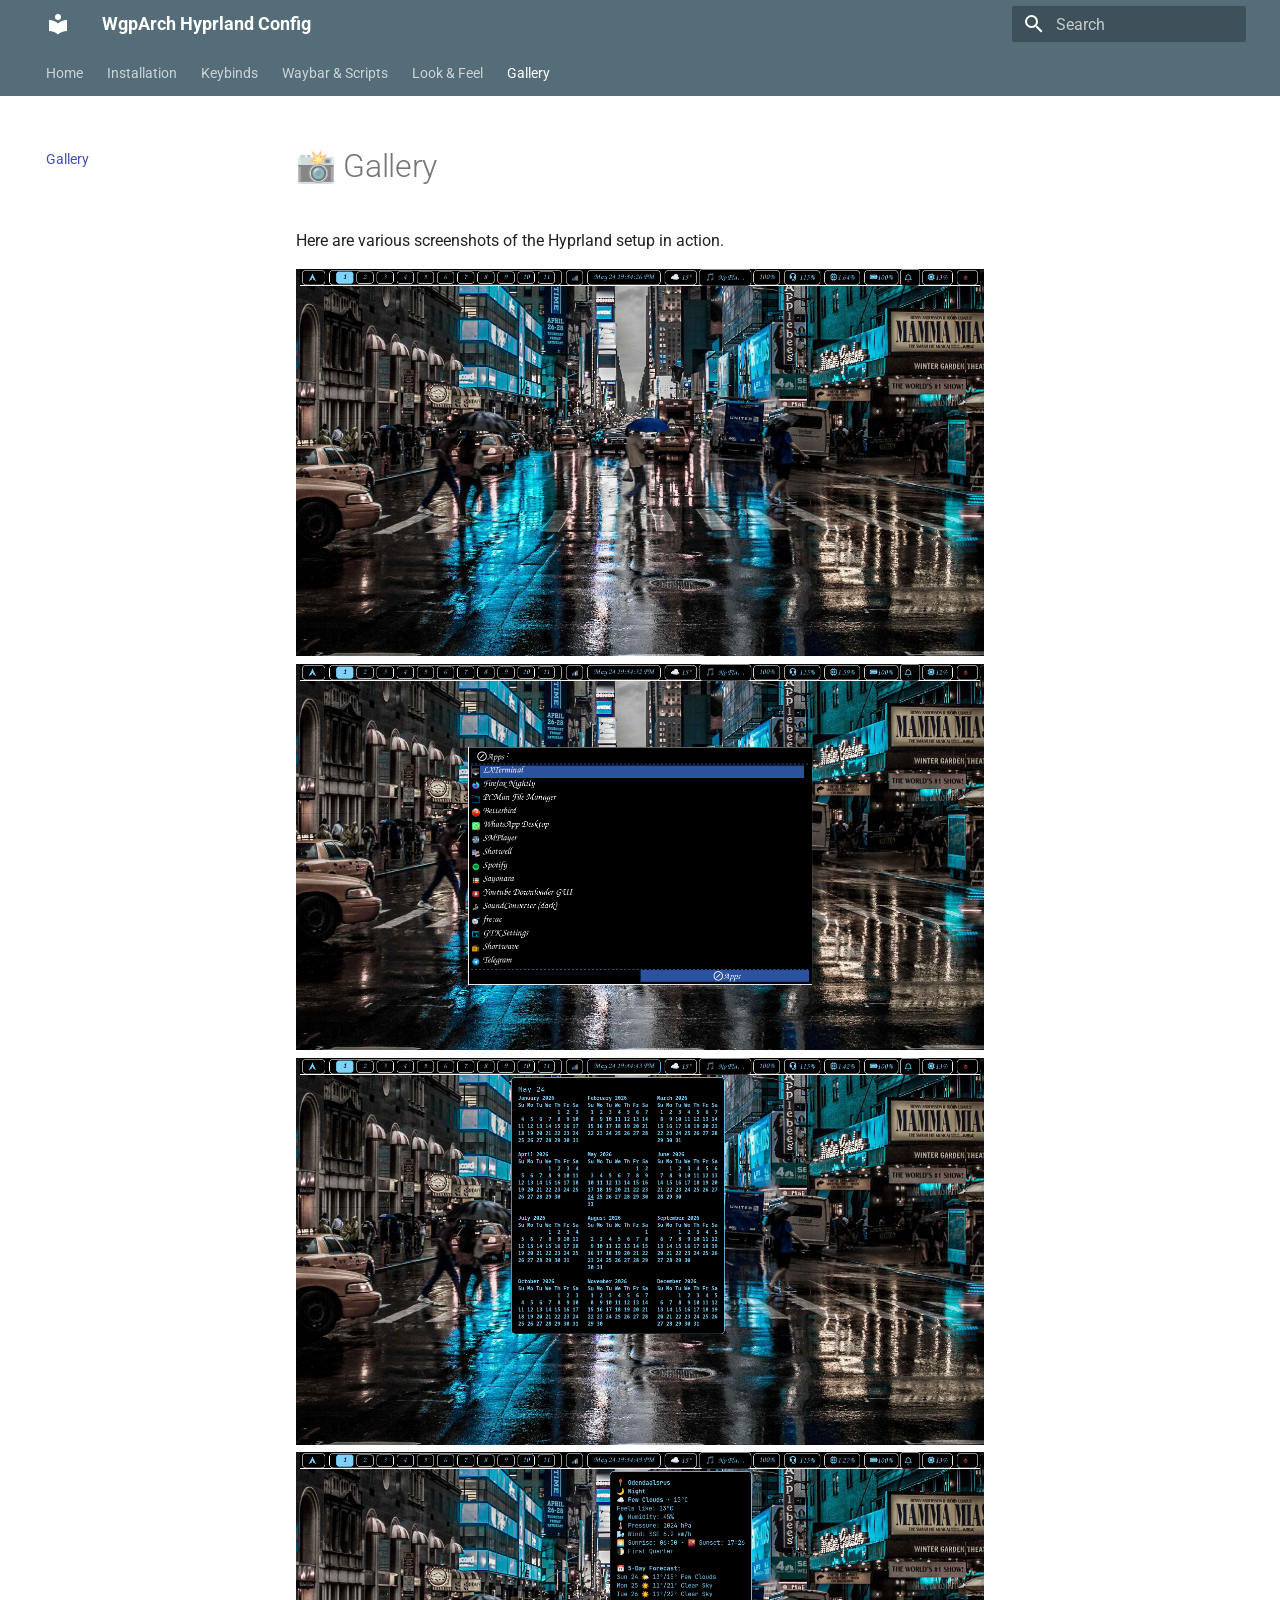
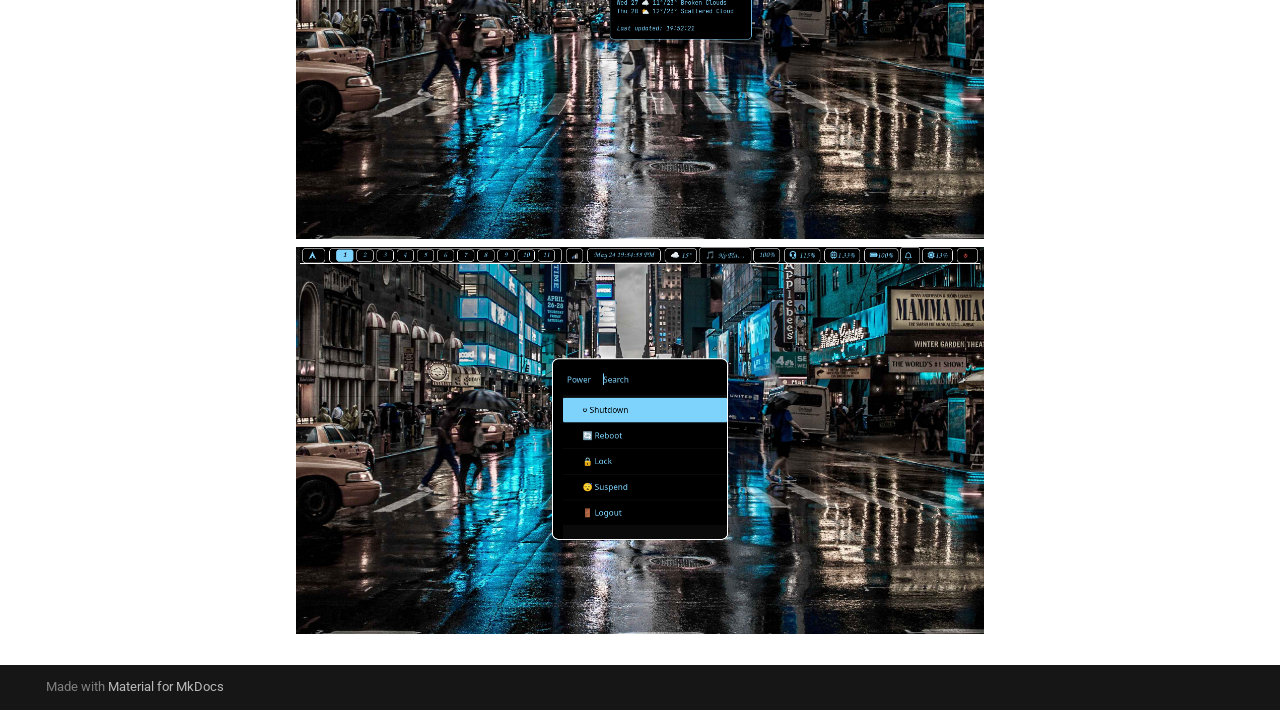
<file: gallery/index.html>
<!doctype html>
<html lang="en" class="no-js">
  <head>
    
      <meta charset="utf-8">
      <meta name="viewport" content="width=device-width,initial-scale=1">
      
      
      
        <link rel="canonical" href="https://wgparch.github.io/hyprland/gallery/">
      
      
        <link rel="prev" href="../theming/">
      
      
      
        
      
      
      <link rel="icon" href="../assets/images/favicon.png">
      <meta name="generator" content="mkdocs-1.6.1, mkdocs-material-9.7.6">
    
    
      
        <title>Gallery - WgpArch Hyprland Config</title>
      
    
    
      <link rel="stylesheet" href="../assets/stylesheets/main.484c7ddc.min.css">
      
        
        <link rel="stylesheet" href="../assets/stylesheets/palette.ab4e12ef.min.css">
      
      


    
    
      
    
    
      
        
        
        <link rel="preconnect" href="https://fonts.gstatic.com" crossorigin>
        <link rel="stylesheet" href="https://fonts.googleapis.com/css?family=Roboto:300,300i,400,400i,700,700i%7CRoboto+Mono:400,400i,700,700i&display=fallback">
        <style>:root{--md-text-font:"Roboto";--md-code-font:"Roboto Mono"}</style>
      
    
    
    <script>__md_scope=new URL("..",location),__md_hash=e=>[...e].reduce(((e,_)=>(e<<5)-e+_.charCodeAt(0)),0),__md_get=(e,_=localStorage,t=__md_scope)=>JSON.parse(_.getItem(t.pathname+"."+e)),__md_set=(e,_,t=localStorage,a=__md_scope)=>{try{t.setItem(a.pathname+"."+e,JSON.stringify(_))}catch(e){}}</script>
    
      

    
    
  </head>
  
  
    
    
    
    
    
    <body dir="ltr" data-md-color-scheme="default" data-md-color-primary="blue-grey" data-md-color-accent="cyan">
  
    
    <input class="md-toggle" data-md-toggle="drawer" type="checkbox" id="__drawer" autocomplete="off">
    <input class="md-toggle" data-md-toggle="search" type="checkbox" id="__search" autocomplete="off">
    <label class="md-overlay" for="__drawer"></label>
    <div data-md-component="skip">
      
        
        <a href="#gallery" class="md-skip">
          Skip to content
        </a>
      
    </div>
    <div data-md-component="announce">
      
    </div>
    
    
      

<header class="md-header" data-md-component="header">
  <nav class="md-header__inner md-grid" aria-label="Header">
    <a href=".." title="WgpArch Hyprland Config" class="md-header__button md-logo" aria-label="WgpArch Hyprland Config" data-md-component="logo">
      
  
  <svg xmlns="http://www.w3.org/2000/svg" viewBox="0 0 24 24"><path d="M12 8a3 3 0 0 0 3-3 3 3 0 0 0-3-3 3 3 0 0 0-3 3 3 3 0 0 0 3 3m0 3.54C9.64 9.35 6.5 8 3 8v11c3.5 0 6.64 1.35 9 3.54 2.36-2.19 5.5-3.54 9-3.54V8c-3.5 0-6.64 1.35-9 3.54"/></svg>

    </a>
    <label class="md-header__button md-icon" for="__drawer">
      
      <svg xmlns="http://www.w3.org/2000/svg" viewBox="0 0 24 24"><path d="M3 6h18v2H3zm0 5h18v2H3zm0 5h18v2H3z"/></svg>
    </label>
    <div class="md-header__title" data-md-component="header-title">
      <div class="md-header__ellipsis">
        <div class="md-header__topic">
          <span class="md-ellipsis">
            WgpArch Hyprland Config
          </span>
        </div>
        <div class="md-header__topic" data-md-component="header-topic">
          <span class="md-ellipsis">
            
              Gallery
            
          </span>
        </div>
      </div>
    </div>
    
      
    
    
    
    
      
      
        <label class="md-header__button md-icon" for="__search">
          
          <svg xmlns="http://www.w3.org/2000/svg" viewBox="0 0 24 24"><path d="M9.5 3A6.5 6.5 0 0 1 16 9.5c0 1.61-.59 3.09-1.56 4.23l.27.27h.79l5 5-1.5 1.5-5-5v-.79l-.27-.27A6.52 6.52 0 0 1 9.5 16 6.5 6.5 0 0 1 3 9.5 6.5 6.5 0 0 1 9.5 3m0 2C7 5 5 7 5 9.5S7 14 9.5 14 14 12 14 9.5 12 5 9.5 5"/></svg>
        </label>
        <div class="md-search" data-md-component="search" role="dialog">
  <label class="md-search__overlay" for="__search"></label>
  <div class="md-search__inner" role="search">
    <form class="md-search__form" name="search">
      <input type="text" class="md-search__input" name="query" aria-label="Search" placeholder="Search" autocapitalize="off" autocorrect="off" autocomplete="off" spellcheck="false" data-md-component="search-query" required>
      <label class="md-search__icon md-icon" for="__search">
        
        <svg xmlns="http://www.w3.org/2000/svg" viewBox="0 0 24 24"><path d="M9.5 3A6.5 6.5 0 0 1 16 9.5c0 1.61-.59 3.09-1.56 4.23l.27.27h.79l5 5-1.5 1.5-5-5v-.79l-.27-.27A6.52 6.52 0 0 1 9.5 16 6.5 6.5 0 0 1 3 9.5 6.5 6.5 0 0 1 9.5 3m0 2C7 5 5 7 5 9.5S7 14 9.5 14 14 12 14 9.5 12 5 9.5 5"/></svg>
        
        <svg xmlns="http://www.w3.org/2000/svg" viewBox="0 0 24 24"><path d="M20 11v2H8l5.5 5.5-1.42 1.42L4.16 12l7.92-7.92L13.5 5.5 8 11z"/></svg>
      </label>
      <nav class="md-search__options" aria-label="Search">
        
        <button type="reset" class="md-search__icon md-icon" title="Clear" aria-label="Clear" tabindex="-1">
          
          <svg xmlns="http://www.w3.org/2000/svg" viewBox="0 0 24 24"><path d="M19 6.41 17.59 5 12 10.59 6.41 5 5 6.41 10.59 12 5 17.59 6.41 19 12 13.41 17.59 19 19 17.59 13.41 12z"/></svg>
        </button>
      </nav>
      
    </form>
    <div class="md-search__output">
      <div class="md-search__scrollwrap" tabindex="0" data-md-scrollfix>
        <div class="md-search-result" data-md-component="search-result">
          <div class="md-search-result__meta">
            Initializing search
          </div>
          <ol class="md-search-result__list" role="presentation"></ol>
        </div>
      </div>
    </div>
  </div>
</div>
      
    
    
  </nav>
  
</header>
    
    <div class="md-container" data-md-component="container">
      
      
        
          
            
<nav class="md-tabs" aria-label="Tabs" data-md-component="tabs">
  <div class="md-grid">
    <ul class="md-tabs__list">
      
        
  
  
  
  
    <li class="md-tabs__item">
      <a href=".." class="md-tabs__link">
        
  
  
    
  
  Home

      </a>
    </li>
  

      
        
  
  
  
  
    <li class="md-tabs__item">
      <a href="../installation/" class="md-tabs__link">
        
  
  
    
  
  Installation

      </a>
    </li>
  

      
        
  
  
  
  
    <li class="md-tabs__item">
      <a href="../keybinds/" class="md-tabs__link">
        
  
  
    
  
  Keybinds

      </a>
    </li>
  

      
        
  
  
  
  
    <li class="md-tabs__item">
      <a href="../waybar/" class="md-tabs__link">
        
  
  
    
  
  Waybar & Scripts

      </a>
    </li>
  

      
        
  
  
  
  
    <li class="md-tabs__item">
      <a href="../theming/" class="md-tabs__link">
        
  
  
    
  
  Look & Feel

      </a>
    </li>
  

      
        
  
  
  
    
  
  
    <li class="md-tabs__item md-tabs__item--active">
      <a href="./" class="md-tabs__link">
        
  
  
    
  
  Gallery

      </a>
    </li>
  

      
    </ul>
  </div>
</nav>
          
        
      
      <main class="md-main" data-md-component="main">
        <div class="md-main__inner md-grid">
          
            
              
              <div class="md-sidebar md-sidebar--primary" data-md-component="sidebar" data-md-type="navigation" >
                <div class="md-sidebar__scrollwrap">
                  <div class="md-sidebar__inner">
                    


  


<nav class="md-nav md-nav--primary md-nav--lifted" aria-label="Navigation" data-md-level="0">
  <label class="md-nav__title" for="__drawer">
    <a href=".." title="WgpArch Hyprland Config" class="md-nav__button md-logo" aria-label="WgpArch Hyprland Config" data-md-component="logo">
      
  
  <svg xmlns="http://www.w3.org/2000/svg" viewBox="0 0 24 24"><path d="M12 8a3 3 0 0 0 3-3 3 3 0 0 0-3-3 3 3 0 0 0-3 3 3 3 0 0 0 3 3m0 3.54C9.64 9.35 6.5 8 3 8v11c3.5 0 6.64 1.35 9 3.54 2.36-2.19 5.5-3.54 9-3.54V8c-3.5 0-6.64 1.35-9 3.54"/></svg>

    </a>
    WgpArch Hyprland Config
  </label>
  
  <ul class="md-nav__list" data-md-scrollfix>
    
      
      
  
  
  
  
    <li class="md-nav__item">
      <a href=".." class="md-nav__link">
        
  
  
  <span class="md-ellipsis">
    
  
    Home
  

    
  </span>
  
  

      </a>
    </li>
  

    
      
      
  
  
  
  
    <li class="md-nav__item">
      <a href="../installation/" class="md-nav__link">
        
  
  
  <span class="md-ellipsis">
    
  
    Installation
  

    
  </span>
  
  

      </a>
    </li>
  

    
      
      
  
  
  
  
    <li class="md-nav__item">
      <a href="../keybinds/" class="md-nav__link">
        
  
  
  <span class="md-ellipsis">
    
  
    Keybinds
  

    
  </span>
  
  

      </a>
    </li>
  

    
      
      
  
  
  
  
    <li class="md-nav__item">
      <a href="../waybar/" class="md-nav__link">
        
  
  
  <span class="md-ellipsis">
    
  
    Waybar & Scripts
  

    
  </span>
  
  

      </a>
    </li>
  

    
      
      
  
  
  
  
    <li class="md-nav__item">
      <a href="../theming/" class="md-nav__link">
        
  
  
  <span class="md-ellipsis">
    
  
    Look & Feel
  

    
  </span>
  
  

      </a>
    </li>
  

    
      
      
  
  
    
  
  
  
    <li class="md-nav__item md-nav__item--active">
      
      <input class="md-nav__toggle md-toggle" type="checkbox" id="__toc">
      
      
        
      
      
      <a href="./" class="md-nav__link md-nav__link--active">
        
  
  
  <span class="md-ellipsis">
    
  
    Gallery
  

    
  </span>
  
  

      </a>
      
    </li>
  

    
  </ul>
</nav>
                  </div>
                </div>
              </div>
            
            
              
              <div class="md-sidebar md-sidebar--secondary" data-md-component="sidebar" data-md-type="toc" >
                <div class="md-sidebar__scrollwrap">
                  <div class="md-sidebar__inner">
                    

<nav class="md-nav md-nav--secondary" aria-label="Table of contents">
  
  
  
    
  
  
</nav>
                  </div>
                </div>
              </div>
            
          
          
            <div class="md-content" data-md-component="content">
              
              <article class="md-content__inner md-typeset">
                
                  



<h1 id="gallery">📸 Gallery</h1>
<p>Here are various screenshots of the Hyprland setup in action.</p>
<p><img alt="Screenshot 1" src="../screenshots/2026-05-24_19-54-26.jpg" />
<img alt="Screenshot 2" src="../screenshots/2026-05-24_19-54-32.jpg" />
<img alt="Screenshot 3" src="../screenshots/2026-05-24_19-54-43.jpg" />
<img alt="Screenshot 4" src="../screenshots/2026-05-24_19-54-49.jpg" />
<img alt="Screenshot 5" src="../screenshots/2026-05-24_19-54-55.jpg" /></p>












                
              </article>
            </div>
          
          
<script>var target=document.getElementById(location.hash.slice(1));target&&target.name&&(target.checked=target.name.startsWith("__tabbed_"))</script>
        </div>
        
      </main>
      
        <footer class="md-footer">
  
  <div class="md-footer-meta md-typeset">
    <div class="md-footer-meta__inner md-grid">
      <div class="md-copyright">
  
  
    Made with
    <a href="https://squidfunk.github.io/mkdocs-material/" target="_blank" rel="noopener">
      Material for MkDocs
    </a>
  
</div>
      
    </div>
  </div>
</footer>
      
    </div>
    <div class="md-dialog" data-md-component="dialog">
      <div class="md-dialog__inner md-typeset"></div>
    </div>
    
    
    
      
      
      <script id="__config" type="application/json">{"annotate": null, "base": "..", "features": ["navigation.tabs", "navigation.expand"], "search": "../assets/javascripts/workers/search.2c215733.min.js", "tags": null, "translations": {"clipboard.copied": "Copied to clipboard", "clipboard.copy": "Copy to clipboard", "search.result.more.one": "1 more on this page", "search.result.more.other": "# more on this page", "search.result.none": "No matching documents", "search.result.one": "1 matching document", "search.result.other": "# matching documents", "search.result.placeholder": "Type to start searching", "search.result.term.missing": "Missing", "select.version": "Select version"}, "version": null}</script>
    
    
      <script src="../assets/javascripts/bundle.79ae519e.min.js"></script>
      
    
  </body>
</html>
</file>
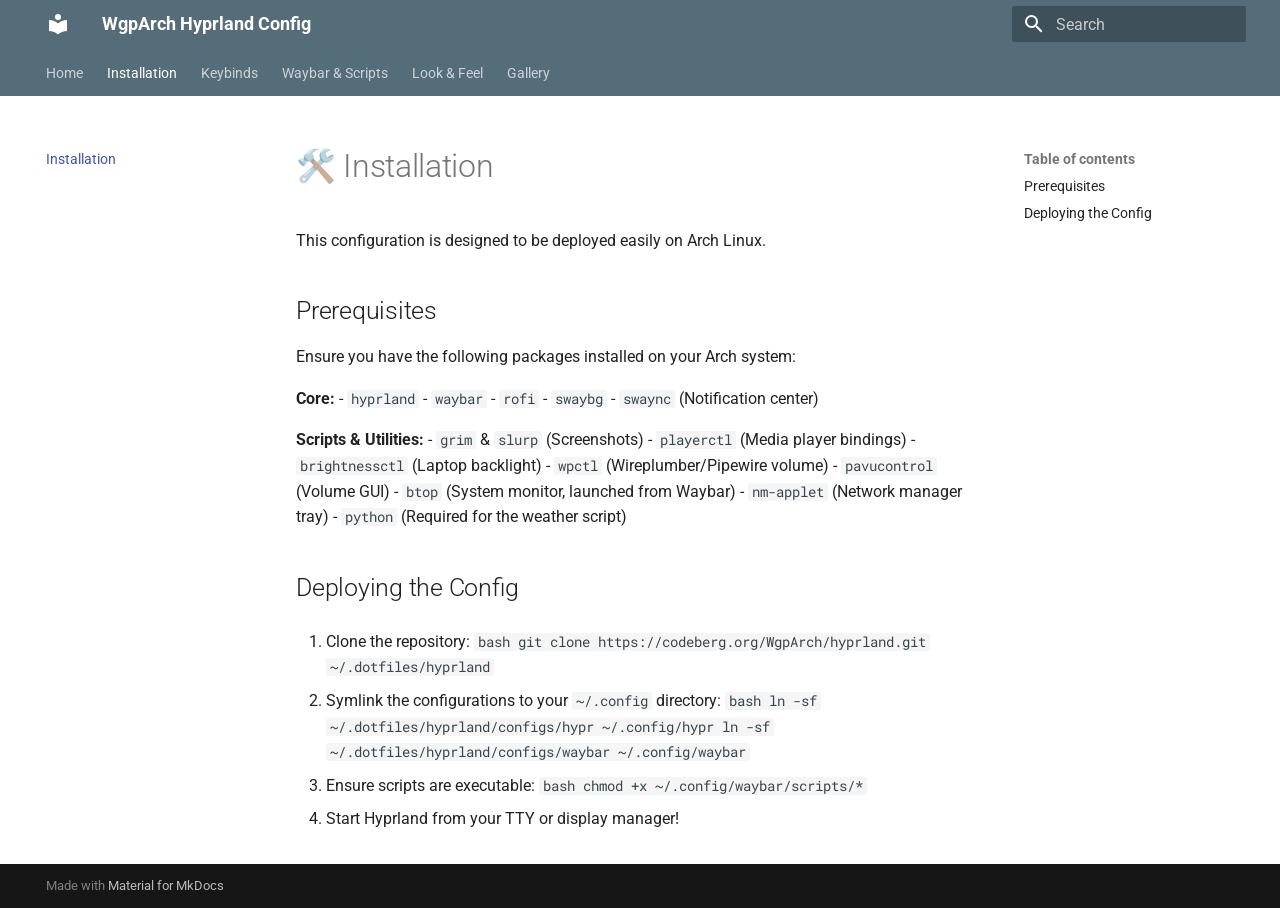
<file: installation/index.html>
<!doctype html>
<html lang="en" class="no-js">
  <head>
    
      <meta charset="utf-8">
      <meta name="viewport" content="width=device-width,initial-scale=1">
      
      
      
        <link rel="canonical" href="https://wgparch.github.io/hyprland/installation/">
      
      
        <link rel="prev" href="..">
      
      
        <link rel="next" href="../keybinds/">
      
      
        
      
      
      <link rel="icon" href="../assets/images/favicon.png">
      <meta name="generator" content="mkdocs-1.6.1, mkdocs-material-9.7.6">
    
    
      
        <title>Installation - WgpArch Hyprland Config</title>
      
    
    
      <link rel="stylesheet" href="../assets/stylesheets/main.484c7ddc.min.css">
      
        
        <link rel="stylesheet" href="../assets/stylesheets/palette.ab4e12ef.min.css">
      
      


    
    
      
    
    
      
        
        
        <link rel="preconnect" href="https://fonts.gstatic.com" crossorigin>
        <link rel="stylesheet" href="https://fonts.googleapis.com/css?family=Roboto:300,300i,400,400i,700,700i%7CRoboto+Mono:400,400i,700,700i&display=fallback">
        <style>:root{--md-text-font:"Roboto";--md-code-font:"Roboto Mono"}</style>
      
    
    
    <script>__md_scope=new URL("..",location),__md_hash=e=>[...e].reduce(((e,_)=>(e<<5)-e+_.charCodeAt(0)),0),__md_get=(e,_=localStorage,t=__md_scope)=>JSON.parse(_.getItem(t.pathname+"."+e)),__md_set=(e,_,t=localStorage,a=__md_scope)=>{try{t.setItem(a.pathname+"."+e,JSON.stringify(_))}catch(e){}}</script>
    
      

    
    
  </head>
  
  
    
    
    
    
    
    <body dir="ltr" data-md-color-scheme="default" data-md-color-primary="blue-grey" data-md-color-accent="cyan">
  
    
    <input class="md-toggle" data-md-toggle="drawer" type="checkbox" id="__drawer" autocomplete="off">
    <input class="md-toggle" data-md-toggle="search" type="checkbox" id="__search" autocomplete="off">
    <label class="md-overlay" for="__drawer"></label>
    <div data-md-component="skip">
      
        
        <a href="#installation" class="md-skip">
          Skip to content
        </a>
      
    </div>
    <div data-md-component="announce">
      
    </div>
    
    
      

<header class="md-header" data-md-component="header">
  <nav class="md-header__inner md-grid" aria-label="Header">
    <a href=".." title="WgpArch Hyprland Config" class="md-header__button md-logo" aria-label="WgpArch Hyprland Config" data-md-component="logo">
      
  
  <svg xmlns="http://www.w3.org/2000/svg" viewBox="0 0 24 24"><path d="M12 8a3 3 0 0 0 3-3 3 3 0 0 0-3-3 3 3 0 0 0-3 3 3 3 0 0 0 3 3m0 3.54C9.64 9.35 6.5 8 3 8v11c3.5 0 6.64 1.35 9 3.54 2.36-2.19 5.5-3.54 9-3.54V8c-3.5 0-6.64 1.35-9 3.54"/></svg>

    </a>
    <label class="md-header__button md-icon" for="__drawer">
      
      <svg xmlns="http://www.w3.org/2000/svg" viewBox="0 0 24 24"><path d="M3 6h18v2H3zm0 5h18v2H3zm0 5h18v2H3z"/></svg>
    </label>
    <div class="md-header__title" data-md-component="header-title">
      <div class="md-header__ellipsis">
        <div class="md-header__topic">
          <span class="md-ellipsis">
            WgpArch Hyprland Config
          </span>
        </div>
        <div class="md-header__topic" data-md-component="header-topic">
          <span class="md-ellipsis">
            
              Installation
            
          </span>
        </div>
      </div>
    </div>
    
      
    
    
    
    
      
      
        <label class="md-header__button md-icon" for="__search">
          
          <svg xmlns="http://www.w3.org/2000/svg" viewBox="0 0 24 24"><path d="M9.5 3A6.5 6.5 0 0 1 16 9.5c0 1.61-.59 3.09-1.56 4.23l.27.27h.79l5 5-1.5 1.5-5-5v-.79l-.27-.27A6.52 6.52 0 0 1 9.5 16 6.5 6.5 0 0 1 3 9.5 6.5 6.5 0 0 1 9.5 3m0 2C7 5 5 7 5 9.5S7 14 9.5 14 14 12 14 9.5 12 5 9.5 5"/></svg>
        </label>
        <div class="md-search" data-md-component="search" role="dialog">
  <label class="md-search__overlay" for="__search"></label>
  <div class="md-search__inner" role="search">
    <form class="md-search__form" name="search">
      <input type="text" class="md-search__input" name="query" aria-label="Search" placeholder="Search" autocapitalize="off" autocorrect="off" autocomplete="off" spellcheck="false" data-md-component="search-query" required>
      <label class="md-search__icon md-icon" for="__search">
        
        <svg xmlns="http://www.w3.org/2000/svg" viewBox="0 0 24 24"><path d="M9.5 3A6.5 6.5 0 0 1 16 9.5c0 1.61-.59 3.09-1.56 4.23l.27.27h.79l5 5-1.5 1.5-5-5v-.79l-.27-.27A6.52 6.52 0 0 1 9.5 16 6.5 6.5 0 0 1 3 9.5 6.5 6.5 0 0 1 9.5 3m0 2C7 5 5 7 5 9.5S7 14 9.5 14 14 12 14 9.5 12 5 9.5 5"/></svg>
        
        <svg xmlns="http://www.w3.org/2000/svg" viewBox="0 0 24 24"><path d="M20 11v2H8l5.5 5.5-1.42 1.42L4.16 12l7.92-7.92L13.5 5.5 8 11z"/></svg>
      </label>
      <nav class="md-search__options" aria-label="Search">
        
        <button type="reset" class="md-search__icon md-icon" title="Clear" aria-label="Clear" tabindex="-1">
          
          <svg xmlns="http://www.w3.org/2000/svg" viewBox="0 0 24 24"><path d="M19 6.41 17.59 5 12 10.59 6.41 5 5 6.41 10.59 12 5 17.59 6.41 19 12 13.41 17.59 19 19 17.59 13.41 12z"/></svg>
        </button>
      </nav>
      
    </form>
    <div class="md-search__output">
      <div class="md-search__scrollwrap" tabindex="0" data-md-scrollfix>
        <div class="md-search-result" data-md-component="search-result">
          <div class="md-search-result__meta">
            Initializing search
          </div>
          <ol class="md-search-result__list" role="presentation"></ol>
        </div>
      </div>
    </div>
  </div>
</div>
      
    
    
  </nav>
  
</header>
    
    <div class="md-container" data-md-component="container">
      
      
        
          
            
<nav class="md-tabs" aria-label="Tabs" data-md-component="tabs">
  <div class="md-grid">
    <ul class="md-tabs__list">
      
        
  
  
  
  
    <li class="md-tabs__item">
      <a href=".." class="md-tabs__link">
        
  
  
    
  
  Home

      </a>
    </li>
  

      
        
  
  
  
    
  
  
    <li class="md-tabs__item md-tabs__item--active">
      <a href="./" class="md-tabs__link">
        
  
  
    
  
  Installation

      </a>
    </li>
  

      
        
  
  
  
  
    <li class="md-tabs__item">
      <a href="../keybinds/" class="md-tabs__link">
        
  
  
    
  
  Keybinds

      </a>
    </li>
  

      
        
  
  
  
  
    <li class="md-tabs__item">
      <a href="../waybar/" class="md-tabs__link">
        
  
  
    
  
  Waybar & Scripts

      </a>
    </li>
  

      
        
  
  
  
  
    <li class="md-tabs__item">
      <a href="../theming/" class="md-tabs__link">
        
  
  
    
  
  Look & Feel

      </a>
    </li>
  

      
        
  
  
  
  
    <li class="md-tabs__item">
      <a href="../gallery/" class="md-tabs__link">
        
  
  
    
  
  Gallery

      </a>
    </li>
  

      
    </ul>
  </div>
</nav>
          
        
      
      <main class="md-main" data-md-component="main">
        <div class="md-main__inner md-grid">
          
            
              
              <div class="md-sidebar md-sidebar--primary" data-md-component="sidebar" data-md-type="navigation" >
                <div class="md-sidebar__scrollwrap">
                  <div class="md-sidebar__inner">
                    


  


<nav class="md-nav md-nav--primary md-nav--lifted" aria-label="Navigation" data-md-level="0">
  <label class="md-nav__title" for="__drawer">
    <a href=".." title="WgpArch Hyprland Config" class="md-nav__button md-logo" aria-label="WgpArch Hyprland Config" data-md-component="logo">
      
  
  <svg xmlns="http://www.w3.org/2000/svg" viewBox="0 0 24 24"><path d="M12 8a3 3 0 0 0 3-3 3 3 0 0 0-3-3 3 3 0 0 0-3 3 3 3 0 0 0 3 3m0 3.54C9.64 9.35 6.5 8 3 8v11c3.5 0 6.64 1.35 9 3.54 2.36-2.19 5.5-3.54 9-3.54V8c-3.5 0-6.64 1.35-9 3.54"/></svg>

    </a>
    WgpArch Hyprland Config
  </label>
  
  <ul class="md-nav__list" data-md-scrollfix>
    
      
      
  
  
  
  
    <li class="md-nav__item">
      <a href=".." class="md-nav__link">
        
  
  
  <span class="md-ellipsis">
    
  
    Home
  

    
  </span>
  
  

      </a>
    </li>
  

    
      
      
  
  
    
  
  
  
    <li class="md-nav__item md-nav__item--active">
      
      <input class="md-nav__toggle md-toggle" type="checkbox" id="__toc">
      
      
        
      
      
        <label class="md-nav__link md-nav__link--active" for="__toc">
          
  
  
  <span class="md-ellipsis">
    
  
    Installation
  

    
  </span>
  
  

          <span class="md-nav__icon md-icon"></span>
        </label>
      
      <a href="./" class="md-nav__link md-nav__link--active">
        
  
  
  <span class="md-ellipsis">
    
  
    Installation
  

    
  </span>
  
  

      </a>
      
        

<nav class="md-nav md-nav--secondary" aria-label="Table of contents">
  
  
  
    
  
  
    <label class="md-nav__title" for="__toc">
      <span class="md-nav__icon md-icon"></span>
      Table of contents
    </label>
    <ul class="md-nav__list" data-md-component="toc" data-md-scrollfix>
      
        <li class="md-nav__item">
  <a href="#prerequisites" class="md-nav__link">
    <span class="md-ellipsis">
      
        Prerequisites
      
    </span>
  </a>
  
</li>
      
        <li class="md-nav__item">
  <a href="#deploying-the-config" class="md-nav__link">
    <span class="md-ellipsis">
      
        Deploying the Config
      
    </span>
  </a>
  
</li>
      
    </ul>
  
</nav>
      
    </li>
  

    
      
      
  
  
  
  
    <li class="md-nav__item">
      <a href="../keybinds/" class="md-nav__link">
        
  
  
  <span class="md-ellipsis">
    
  
    Keybinds
  

    
  </span>
  
  

      </a>
    </li>
  

    
      
      
  
  
  
  
    <li class="md-nav__item">
      <a href="../waybar/" class="md-nav__link">
        
  
  
  <span class="md-ellipsis">
    
  
    Waybar & Scripts
  

    
  </span>
  
  

      </a>
    </li>
  

    
      
      
  
  
  
  
    <li class="md-nav__item">
      <a href="../theming/" class="md-nav__link">
        
  
  
  <span class="md-ellipsis">
    
  
    Look & Feel
  

    
  </span>
  
  

      </a>
    </li>
  

    
      
      
  
  
  
  
    <li class="md-nav__item">
      <a href="../gallery/" class="md-nav__link">
        
  
  
  <span class="md-ellipsis">
    
  
    Gallery
  

    
  </span>
  
  

      </a>
    </li>
  

    
  </ul>
</nav>
                  </div>
                </div>
              </div>
            
            
              
              <div class="md-sidebar md-sidebar--secondary" data-md-component="sidebar" data-md-type="toc" >
                <div class="md-sidebar__scrollwrap">
                  <div class="md-sidebar__inner">
                    

<nav class="md-nav md-nav--secondary" aria-label="Table of contents">
  
  
  
    
  
  
    <label class="md-nav__title" for="__toc">
      <span class="md-nav__icon md-icon"></span>
      Table of contents
    </label>
    <ul class="md-nav__list" data-md-component="toc" data-md-scrollfix>
      
        <li class="md-nav__item">
  <a href="#prerequisites" class="md-nav__link">
    <span class="md-ellipsis">
      
        Prerequisites
      
    </span>
  </a>
  
</li>
      
        <li class="md-nav__item">
  <a href="#deploying-the-config" class="md-nav__link">
    <span class="md-ellipsis">
      
        Deploying the Config
      
    </span>
  </a>
  
</li>
      
    </ul>
  
</nav>
                  </div>
                </div>
              </div>
            
          
          
            <div class="md-content" data-md-component="content">
              
              <article class="md-content__inner md-typeset">
                
                  



<h1 id="installation">🛠️ Installation</h1>
<p>This configuration is designed to be deployed easily on Arch Linux.</p>
<h2 id="prerequisites">Prerequisites</h2>
<p>Ensure you have the following packages installed on your Arch system:</p>
<p><strong>Core:</strong>
- <code>hyprland</code>
- <code>waybar</code>
- <code>rofi</code>
- <code>swaybg</code>
- <code>swaync</code> (Notification center)</p>
<p><strong>Scripts &amp; Utilities:</strong>
- <code>grim</code> &amp; <code>slurp</code> (Screenshots)
- <code>playerctl</code> (Media player bindings)
- <code>brightnessctl</code> (Laptop backlight)
- <code>wpctl</code> (Wireplumber/Pipewire volume)
- <code>pavucontrol</code> (Volume GUI)
- <code>btop</code> (System monitor, launched from Waybar)
- <code>nm-applet</code> (Network manager tray)
- <code>python</code> (Required for the weather script)</p>
<h2 id="deploying-the-config">Deploying the Config</h2>
<ol>
<li>
<p>Clone the repository:
   <code>bash
   git clone https://codeberg.org/WgpArch/hyprland.git ~/.dotfiles/hyprland</code></p>
</li>
<li>
<p>Symlink the configurations to your <code>~/.config</code> directory:
   <code>bash
   ln -sf ~/.dotfiles/hyprland/configs/hypr ~/.config/hypr
   ln -sf ~/.dotfiles/hyprland/configs/waybar ~/.config/waybar</code></p>
</li>
<li>
<p>Ensure scripts are executable:
   <code>bash
   chmod +x ~/.config/waybar/scripts/*</code></p>
</li>
<li>
<p>Start Hyprland from your TTY or display manager!</p>
</li>
</ol>












                
              </article>
            </div>
          
          
<script>var target=document.getElementById(location.hash.slice(1));target&&target.name&&(target.checked=target.name.startsWith("__tabbed_"))</script>
        </div>
        
      </main>
      
        <footer class="md-footer">
  
  <div class="md-footer-meta md-typeset">
    <div class="md-footer-meta__inner md-grid">
      <div class="md-copyright">
  
  
    Made with
    <a href="https://squidfunk.github.io/mkdocs-material/" target="_blank" rel="noopener">
      Material for MkDocs
    </a>
  
</div>
      
    </div>
  </div>
</footer>
      
    </div>
    <div class="md-dialog" data-md-component="dialog">
      <div class="md-dialog__inner md-typeset"></div>
    </div>
    
    
    
      
      
      <script id="__config" type="application/json">{"annotate": null, "base": "..", "features": ["navigation.tabs", "navigation.expand"], "search": "../assets/javascripts/workers/search.2c215733.min.js", "tags": null, "translations": {"clipboard.copied": "Copied to clipboard", "clipboard.copy": "Copy to clipboard", "search.result.more.one": "1 more on this page", "search.result.more.other": "# more on this page", "search.result.none": "No matching documents", "search.result.one": "1 matching document", "search.result.other": "# matching documents", "search.result.placeholder": "Type to start searching", "search.result.term.missing": "Missing", "select.version": "Select version"}, "version": null}</script>
    
    
      <script src="../assets/javascripts/bundle.79ae519e.min.js"></script>
      
    
  </body>
</html>
</file>
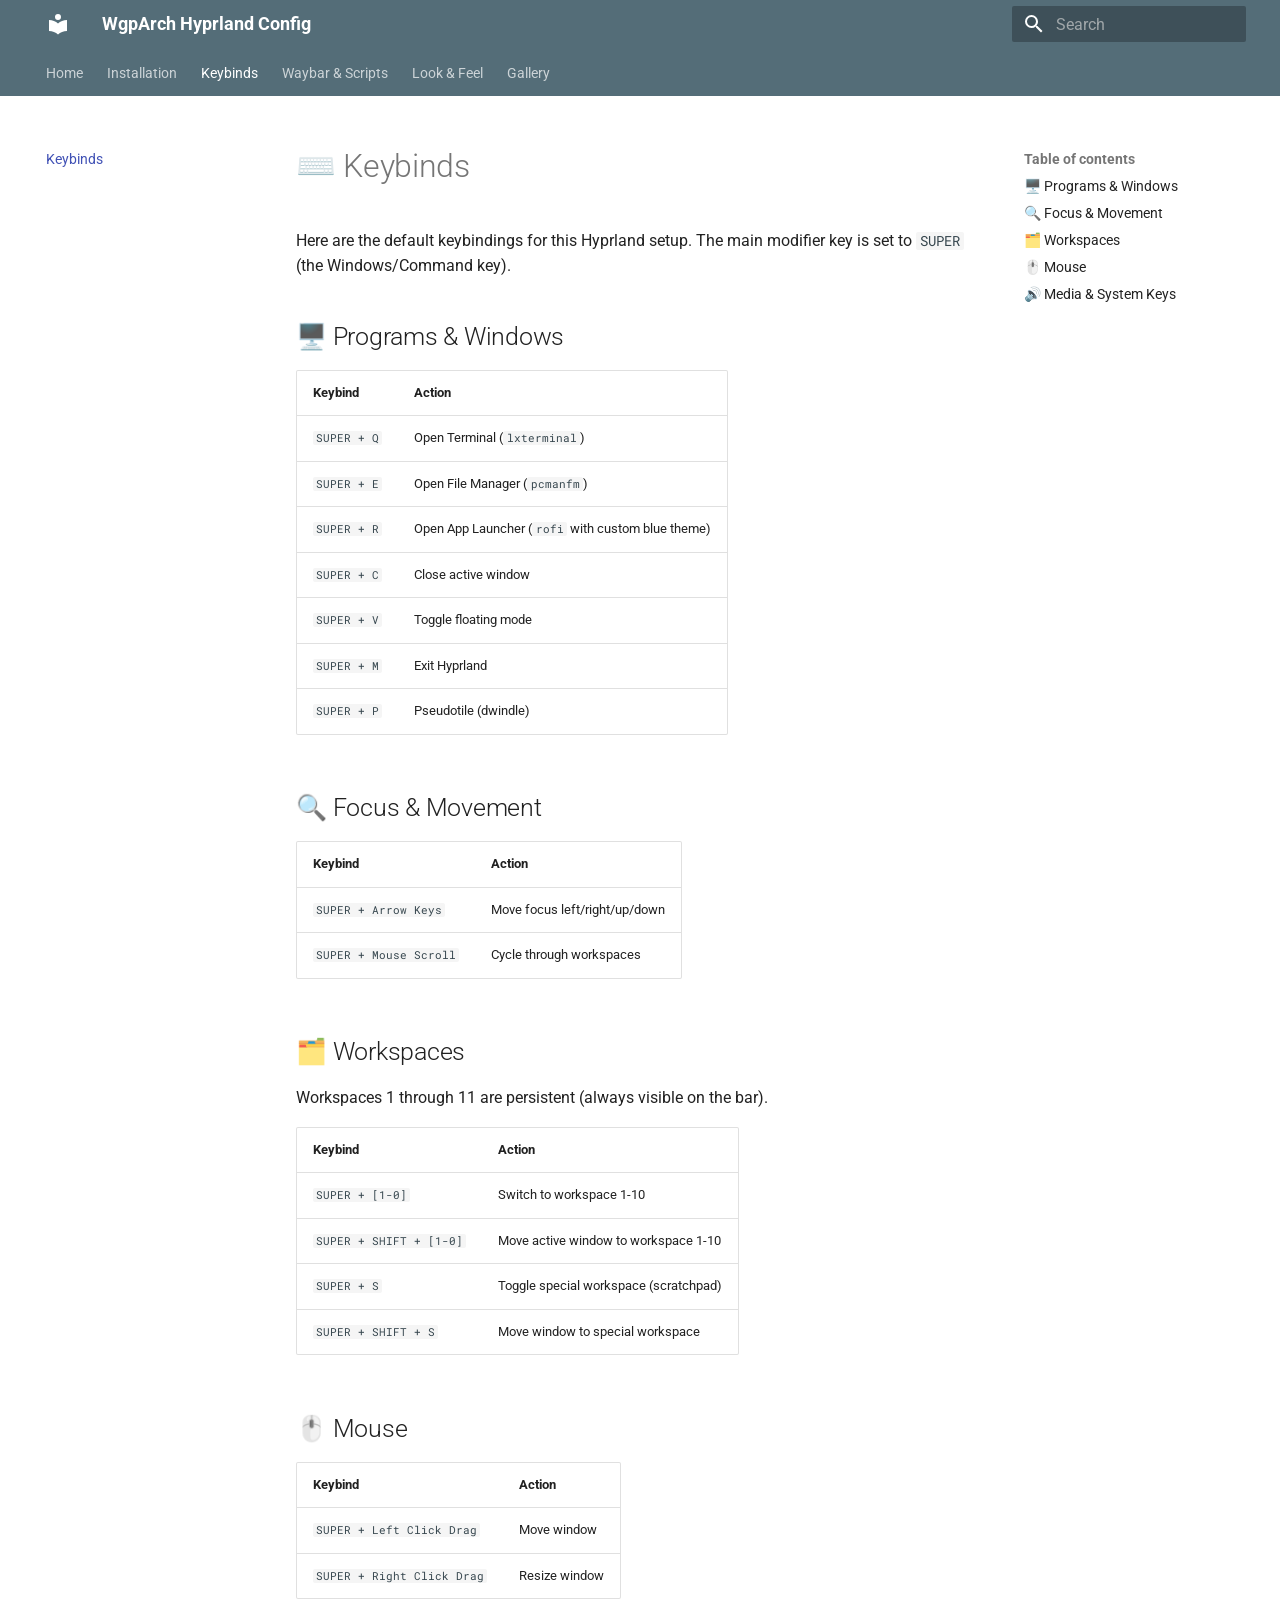
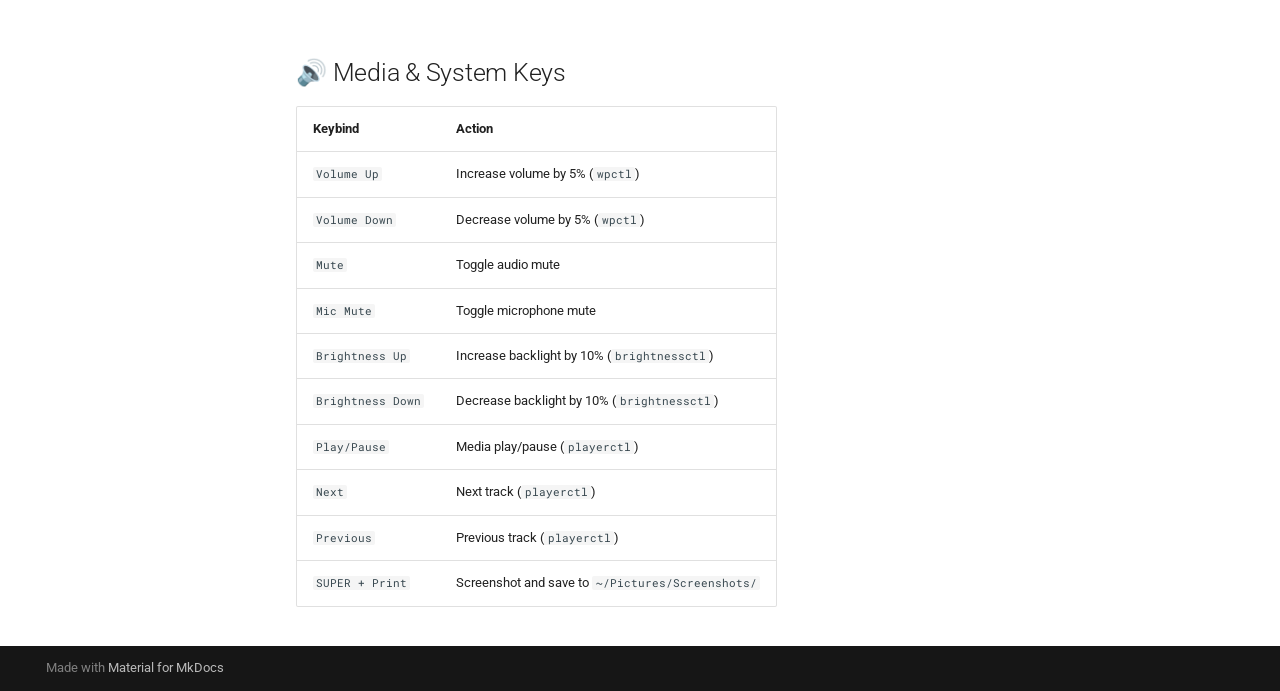
<file: keybinds/index.html>
<!doctype html>
<html lang="en" class="no-js">
  <head>
    
      <meta charset="utf-8">
      <meta name="viewport" content="width=device-width,initial-scale=1">
      
      
      
        <link rel="canonical" href="https://wgparch.github.io/hyprland/keybinds/">
      
      
        <link rel="prev" href="../installation/">
      
      
        <link rel="next" href="../waybar/">
      
      
        
      
      
      <link rel="icon" href="../assets/images/favicon.png">
      <meta name="generator" content="mkdocs-1.6.1, mkdocs-material-9.7.6">
    
    
      
        <title>Keybinds - WgpArch Hyprland Config</title>
      
    
    
      <link rel="stylesheet" href="../assets/stylesheets/main.484c7ddc.min.css">
      
        
        <link rel="stylesheet" href="../assets/stylesheets/palette.ab4e12ef.min.css">
      
      


    
    
      
    
    
      
        
        
        <link rel="preconnect" href="https://fonts.gstatic.com" crossorigin>
        <link rel="stylesheet" href="https://fonts.googleapis.com/css?family=Roboto:300,300i,400,400i,700,700i%7CRoboto+Mono:400,400i,700,700i&display=fallback">
        <style>:root{--md-text-font:"Roboto";--md-code-font:"Roboto Mono"}</style>
      
    
    
    <script>__md_scope=new URL("..",location),__md_hash=e=>[...e].reduce(((e,_)=>(e<<5)-e+_.charCodeAt(0)),0),__md_get=(e,_=localStorage,t=__md_scope)=>JSON.parse(_.getItem(t.pathname+"."+e)),__md_set=(e,_,t=localStorage,a=__md_scope)=>{try{t.setItem(a.pathname+"."+e,JSON.stringify(_))}catch(e){}}</script>
    
      

    
    
  </head>
  
  
    
    
    
    
    
    <body dir="ltr" data-md-color-scheme="default" data-md-color-primary="blue-grey" data-md-color-accent="cyan">
  
    
    <input class="md-toggle" data-md-toggle="drawer" type="checkbox" id="__drawer" autocomplete="off">
    <input class="md-toggle" data-md-toggle="search" type="checkbox" id="__search" autocomplete="off">
    <label class="md-overlay" for="__drawer"></label>
    <div data-md-component="skip">
      
        
        <a href="#keybinds" class="md-skip">
          Skip to content
        </a>
      
    </div>
    <div data-md-component="announce">
      
    </div>
    
    
      

<header class="md-header" data-md-component="header">
  <nav class="md-header__inner md-grid" aria-label="Header">
    <a href=".." title="WgpArch Hyprland Config" class="md-header__button md-logo" aria-label="WgpArch Hyprland Config" data-md-component="logo">
      
  
  <svg xmlns="http://www.w3.org/2000/svg" viewBox="0 0 24 24"><path d="M12 8a3 3 0 0 0 3-3 3 3 0 0 0-3-3 3 3 0 0 0-3 3 3 3 0 0 0 3 3m0 3.54C9.64 9.35 6.5 8 3 8v11c3.5 0 6.64 1.35 9 3.54 2.36-2.19 5.5-3.54 9-3.54V8c-3.5 0-6.64 1.35-9 3.54"/></svg>

    </a>
    <label class="md-header__button md-icon" for="__drawer">
      
      <svg xmlns="http://www.w3.org/2000/svg" viewBox="0 0 24 24"><path d="M3 6h18v2H3zm0 5h18v2H3zm0 5h18v2H3z"/></svg>
    </label>
    <div class="md-header__title" data-md-component="header-title">
      <div class="md-header__ellipsis">
        <div class="md-header__topic">
          <span class="md-ellipsis">
            WgpArch Hyprland Config
          </span>
        </div>
        <div class="md-header__topic" data-md-component="header-topic">
          <span class="md-ellipsis">
            
              Keybinds
            
          </span>
        </div>
      </div>
    </div>
    
      
    
    
    
    
      
      
        <label class="md-header__button md-icon" for="__search">
          
          <svg xmlns="http://www.w3.org/2000/svg" viewBox="0 0 24 24"><path d="M9.5 3A6.5 6.5 0 0 1 16 9.5c0 1.61-.59 3.09-1.56 4.23l.27.27h.79l5 5-1.5 1.5-5-5v-.79l-.27-.27A6.52 6.52 0 0 1 9.5 16 6.5 6.5 0 0 1 3 9.5 6.5 6.5 0 0 1 9.5 3m0 2C7 5 5 7 5 9.5S7 14 9.5 14 14 12 14 9.5 12 5 9.5 5"/></svg>
        </label>
        <div class="md-search" data-md-component="search" role="dialog">
  <label class="md-search__overlay" for="__search"></label>
  <div class="md-search__inner" role="search">
    <form class="md-search__form" name="search">
      <input type="text" class="md-search__input" name="query" aria-label="Search" placeholder="Search" autocapitalize="off" autocorrect="off" autocomplete="off" spellcheck="false" data-md-component="search-query" required>
      <label class="md-search__icon md-icon" for="__search">
        
        <svg xmlns="http://www.w3.org/2000/svg" viewBox="0 0 24 24"><path d="M9.5 3A6.5 6.5 0 0 1 16 9.5c0 1.61-.59 3.09-1.56 4.23l.27.27h.79l5 5-1.5 1.5-5-5v-.79l-.27-.27A6.52 6.52 0 0 1 9.5 16 6.5 6.5 0 0 1 3 9.5 6.5 6.5 0 0 1 9.5 3m0 2C7 5 5 7 5 9.5S7 14 9.5 14 14 12 14 9.5 12 5 9.5 5"/></svg>
        
        <svg xmlns="http://www.w3.org/2000/svg" viewBox="0 0 24 24"><path d="M20 11v2H8l5.5 5.5-1.42 1.42L4.16 12l7.92-7.92L13.5 5.5 8 11z"/></svg>
      </label>
      <nav class="md-search__options" aria-label="Search">
        
        <button type="reset" class="md-search__icon md-icon" title="Clear" aria-label="Clear" tabindex="-1">
          
          <svg xmlns="http://www.w3.org/2000/svg" viewBox="0 0 24 24"><path d="M19 6.41 17.59 5 12 10.59 6.41 5 5 6.41 10.59 12 5 17.59 6.41 19 12 13.41 17.59 19 19 17.59 13.41 12z"/></svg>
        </button>
      </nav>
      
    </form>
    <div class="md-search__output">
      <div class="md-search__scrollwrap" tabindex="0" data-md-scrollfix>
        <div class="md-search-result" data-md-component="search-result">
          <div class="md-search-result__meta">
            Initializing search
          </div>
          <ol class="md-search-result__list" role="presentation"></ol>
        </div>
      </div>
    </div>
  </div>
</div>
      
    
    
  </nav>
  
</header>
    
    <div class="md-container" data-md-component="container">
      
      
        
          
            
<nav class="md-tabs" aria-label="Tabs" data-md-component="tabs">
  <div class="md-grid">
    <ul class="md-tabs__list">
      
        
  
  
  
  
    <li class="md-tabs__item">
      <a href=".." class="md-tabs__link">
        
  
  
    
  
  Home

      </a>
    </li>
  

      
        
  
  
  
  
    <li class="md-tabs__item">
      <a href="../installation/" class="md-tabs__link">
        
  
  
    
  
  Installation

      </a>
    </li>
  

      
        
  
  
  
    
  
  
    <li class="md-tabs__item md-tabs__item--active">
      <a href="./" class="md-tabs__link">
        
  
  
    
  
  Keybinds

      </a>
    </li>
  

      
        
  
  
  
  
    <li class="md-tabs__item">
      <a href="../waybar/" class="md-tabs__link">
        
  
  
    
  
  Waybar & Scripts

      </a>
    </li>
  

      
        
  
  
  
  
    <li class="md-tabs__item">
      <a href="../theming/" class="md-tabs__link">
        
  
  
    
  
  Look & Feel

      </a>
    </li>
  

      
        
  
  
  
  
    <li class="md-tabs__item">
      <a href="../gallery/" class="md-tabs__link">
        
  
  
    
  
  Gallery

      </a>
    </li>
  

      
    </ul>
  </div>
</nav>
          
        
      
      <main class="md-main" data-md-component="main">
        <div class="md-main__inner md-grid">
          
            
              
              <div class="md-sidebar md-sidebar--primary" data-md-component="sidebar" data-md-type="navigation" >
                <div class="md-sidebar__scrollwrap">
                  <div class="md-sidebar__inner">
                    


  


<nav class="md-nav md-nav--primary md-nav--lifted" aria-label="Navigation" data-md-level="0">
  <label class="md-nav__title" for="__drawer">
    <a href=".." title="WgpArch Hyprland Config" class="md-nav__button md-logo" aria-label="WgpArch Hyprland Config" data-md-component="logo">
      
  
  <svg xmlns="http://www.w3.org/2000/svg" viewBox="0 0 24 24"><path d="M12 8a3 3 0 0 0 3-3 3 3 0 0 0-3-3 3 3 0 0 0-3 3 3 3 0 0 0 3 3m0 3.54C9.64 9.35 6.5 8 3 8v11c3.5 0 6.64 1.35 9 3.54 2.36-2.19 5.5-3.54 9-3.54V8c-3.5 0-6.64 1.35-9 3.54"/></svg>

    </a>
    WgpArch Hyprland Config
  </label>
  
  <ul class="md-nav__list" data-md-scrollfix>
    
      
      
  
  
  
  
    <li class="md-nav__item">
      <a href=".." class="md-nav__link">
        
  
  
  <span class="md-ellipsis">
    
  
    Home
  

    
  </span>
  
  

      </a>
    </li>
  

    
      
      
  
  
  
  
    <li class="md-nav__item">
      <a href="../installation/" class="md-nav__link">
        
  
  
  <span class="md-ellipsis">
    
  
    Installation
  

    
  </span>
  
  

      </a>
    </li>
  

    
      
      
  
  
    
  
  
  
    <li class="md-nav__item md-nav__item--active">
      
      <input class="md-nav__toggle md-toggle" type="checkbox" id="__toc">
      
      
        
      
      
        <label class="md-nav__link md-nav__link--active" for="__toc">
          
  
  
  <span class="md-ellipsis">
    
  
    Keybinds
  

    
  </span>
  
  

          <span class="md-nav__icon md-icon"></span>
        </label>
      
      <a href="./" class="md-nav__link md-nav__link--active">
        
  
  
  <span class="md-ellipsis">
    
  
    Keybinds
  

    
  </span>
  
  

      </a>
      
        

<nav class="md-nav md-nav--secondary" aria-label="Table of contents">
  
  
  
    
  
  
    <label class="md-nav__title" for="__toc">
      <span class="md-nav__icon md-icon"></span>
      Table of contents
    </label>
    <ul class="md-nav__list" data-md-component="toc" data-md-scrollfix>
      
        <li class="md-nav__item">
  <a href="#programs-windows" class="md-nav__link">
    <span class="md-ellipsis">
      
        🖥️ Programs &amp; Windows
      
    </span>
  </a>
  
</li>
      
        <li class="md-nav__item">
  <a href="#focus-movement" class="md-nav__link">
    <span class="md-ellipsis">
      
        🔍 Focus &amp; Movement
      
    </span>
  </a>
  
</li>
      
        <li class="md-nav__item">
  <a href="#workspaces" class="md-nav__link">
    <span class="md-ellipsis">
      
        🗂️ Workspaces
      
    </span>
  </a>
  
</li>
      
        <li class="md-nav__item">
  <a href="#mouse" class="md-nav__link">
    <span class="md-ellipsis">
      
        🖱️ Mouse
      
    </span>
  </a>
  
</li>
      
        <li class="md-nav__item">
  <a href="#media-system-keys" class="md-nav__link">
    <span class="md-ellipsis">
      
        🔊 Media &amp; System Keys
      
    </span>
  </a>
  
</li>
      
    </ul>
  
</nav>
      
    </li>
  

    
      
      
  
  
  
  
    <li class="md-nav__item">
      <a href="../waybar/" class="md-nav__link">
        
  
  
  <span class="md-ellipsis">
    
  
    Waybar & Scripts
  

    
  </span>
  
  

      </a>
    </li>
  

    
      
      
  
  
  
  
    <li class="md-nav__item">
      <a href="../theming/" class="md-nav__link">
        
  
  
  <span class="md-ellipsis">
    
  
    Look & Feel
  

    
  </span>
  
  

      </a>
    </li>
  

    
      
      
  
  
  
  
    <li class="md-nav__item">
      <a href="../gallery/" class="md-nav__link">
        
  
  
  <span class="md-ellipsis">
    
  
    Gallery
  

    
  </span>
  
  

      </a>
    </li>
  

    
  </ul>
</nav>
                  </div>
                </div>
              </div>
            
            
              
              <div class="md-sidebar md-sidebar--secondary" data-md-component="sidebar" data-md-type="toc" >
                <div class="md-sidebar__scrollwrap">
                  <div class="md-sidebar__inner">
                    

<nav class="md-nav md-nav--secondary" aria-label="Table of contents">
  
  
  
    
  
  
    <label class="md-nav__title" for="__toc">
      <span class="md-nav__icon md-icon"></span>
      Table of contents
    </label>
    <ul class="md-nav__list" data-md-component="toc" data-md-scrollfix>
      
        <li class="md-nav__item">
  <a href="#programs-windows" class="md-nav__link">
    <span class="md-ellipsis">
      
        🖥️ Programs &amp; Windows
      
    </span>
  </a>
  
</li>
      
        <li class="md-nav__item">
  <a href="#focus-movement" class="md-nav__link">
    <span class="md-ellipsis">
      
        🔍 Focus &amp; Movement
      
    </span>
  </a>
  
</li>
      
        <li class="md-nav__item">
  <a href="#workspaces" class="md-nav__link">
    <span class="md-ellipsis">
      
        🗂️ Workspaces
      
    </span>
  </a>
  
</li>
      
        <li class="md-nav__item">
  <a href="#mouse" class="md-nav__link">
    <span class="md-ellipsis">
      
        🖱️ Mouse
      
    </span>
  </a>
  
</li>
      
        <li class="md-nav__item">
  <a href="#media-system-keys" class="md-nav__link">
    <span class="md-ellipsis">
      
        🔊 Media &amp; System Keys
      
    </span>
  </a>
  
</li>
      
    </ul>
  
</nav>
                  </div>
                </div>
              </div>
            
          
          
            <div class="md-content" data-md-component="content">
              
              <article class="md-content__inner md-typeset">
                
                  



<h1 id="keybinds">⌨️ Keybinds</h1>
<p>Here are the default keybindings for this Hyprland setup. The main modifier key is set to <code>SUPER</code> (the Windows/Command key).</p>
<h2 id="programs-windows">🖥️ Programs &amp; Windows</h2>
<table>
<thead>
<tr>
<th style="text-align: left;">Keybind</th>
<th style="text-align: left;">Action</th>
</tr>
</thead>
<tbody>
<tr>
<td style="text-align: left;"><code>SUPER + Q</code></td>
<td style="text-align: left;">Open Terminal (<code>lxterminal</code>)</td>
</tr>
<tr>
<td style="text-align: left;"><code>SUPER + E</code></td>
<td style="text-align: left;">Open File Manager (<code>pcmanfm</code>)</td>
</tr>
<tr>
<td style="text-align: left;"><code>SUPER + R</code></td>
<td style="text-align: left;">Open App Launcher (<code>rofi</code> with custom blue theme)</td>
</tr>
<tr>
<td style="text-align: left;"><code>SUPER + C</code></td>
<td style="text-align: left;">Close active window</td>
</tr>
<tr>
<td style="text-align: left;"><code>SUPER + V</code></td>
<td style="text-align: left;">Toggle floating mode</td>
</tr>
<tr>
<td style="text-align: left;"><code>SUPER + M</code></td>
<td style="text-align: left;">Exit Hyprland</td>
</tr>
<tr>
<td style="text-align: left;"><code>SUPER + P</code></td>
<td style="text-align: left;">Pseudotile (dwindle)</td>
</tr>
</tbody>
</table>
<h2 id="focus-movement">🔍 Focus &amp; Movement</h2>
<table>
<thead>
<tr>
<th style="text-align: left;">Keybind</th>
<th style="text-align: left;">Action</th>
</tr>
</thead>
<tbody>
<tr>
<td style="text-align: left;"><code>SUPER + Arrow Keys</code></td>
<td style="text-align: left;">Move focus left/right/up/down</td>
</tr>
<tr>
<td style="text-align: left;"><code>SUPER + Mouse Scroll</code></td>
<td style="text-align: left;">Cycle through workspaces</td>
</tr>
</tbody>
</table>
<h2 id="workspaces">🗂️ Workspaces</h2>
<p>Workspaces 1 through 11 are persistent (always visible on the bar).</p>
<table>
<thead>
<tr>
<th style="text-align: left;">Keybind</th>
<th style="text-align: left;">Action</th>
</tr>
</thead>
<tbody>
<tr>
<td style="text-align: left;"><code>SUPER + [1-0]</code></td>
<td style="text-align: left;">Switch to workspace 1-10</td>
</tr>
<tr>
<td style="text-align: left;"><code>SUPER + SHIFT + [1-0]</code></td>
<td style="text-align: left;">Move active window to workspace 1-10</td>
</tr>
<tr>
<td style="text-align: left;"><code>SUPER + S</code></td>
<td style="text-align: left;">Toggle special workspace (scratchpad)</td>
</tr>
<tr>
<td style="text-align: left;"><code>SUPER + SHIFT + S</code></td>
<td style="text-align: left;">Move window to special workspace</td>
</tr>
</tbody>
</table>
<h2 id="mouse">🖱️ Mouse</h2>
<table>
<thead>
<tr>
<th style="text-align: left;">Keybind</th>
<th style="text-align: left;">Action</th>
</tr>
</thead>
<tbody>
<tr>
<td style="text-align: left;"><code>SUPER + Left Click Drag</code></td>
<td style="text-align: left;">Move window</td>
</tr>
<tr>
<td style="text-align: left;"><code>SUPER + Right Click Drag</code></td>
<td style="text-align: left;">Resize window</td>
</tr>
</tbody>
</table>
<h2 id="media-system-keys">🔊 Media &amp; System Keys</h2>
<table>
<thead>
<tr>
<th style="text-align: left;">Keybind</th>
<th style="text-align: left;">Action</th>
</tr>
</thead>
<tbody>
<tr>
<td style="text-align: left;"><code>Volume Up</code></td>
<td style="text-align: left;">Increase volume by 5% (<code>wpctl</code>)</td>
</tr>
<tr>
<td style="text-align: left;"><code>Volume Down</code></td>
<td style="text-align: left;">Decrease volume by 5% (<code>wpctl</code>)</td>
</tr>
<tr>
<td style="text-align: left;"><code>Mute</code></td>
<td style="text-align: left;">Toggle audio mute</td>
</tr>
<tr>
<td style="text-align: left;"><code>Mic Mute</code></td>
<td style="text-align: left;">Toggle microphone mute</td>
</tr>
<tr>
<td style="text-align: left;"><code>Brightness Up</code></td>
<td style="text-align: left;">Increase backlight by 10% (<code>brightnessctl</code>)</td>
</tr>
<tr>
<td style="text-align: left;"><code>Brightness Down</code></td>
<td style="text-align: left;">Decrease backlight by 10% (<code>brightnessctl</code>)</td>
</tr>
<tr>
<td style="text-align: left;"><code>Play/Pause</code></td>
<td style="text-align: left;">Media play/pause (<code>playerctl</code>)</td>
</tr>
<tr>
<td style="text-align: left;"><code>Next</code></td>
<td style="text-align: left;">Next track (<code>playerctl</code>)</td>
</tr>
<tr>
<td style="text-align: left;"><code>Previous</code></td>
<td style="text-align: left;">Previous track (<code>playerctl</code>)</td>
</tr>
<tr>
<td style="text-align: left;"><code>SUPER + Print</code></td>
<td style="text-align: left;">Screenshot and save to <code>~/Pictures/Screenshots/</code></td>
</tr>
</tbody>
</table>












                
              </article>
            </div>
          
          
<script>var target=document.getElementById(location.hash.slice(1));target&&target.name&&(target.checked=target.name.startsWith("__tabbed_"))</script>
        </div>
        
      </main>
      
        <footer class="md-footer">
  
  <div class="md-footer-meta md-typeset">
    <div class="md-footer-meta__inner md-grid">
      <div class="md-copyright">
  
  
    Made with
    <a href="https://squidfunk.github.io/mkdocs-material/" target="_blank" rel="noopener">
      Material for MkDocs
    </a>
  
</div>
      
    </div>
  </div>
</footer>
      
    </div>
    <div class="md-dialog" data-md-component="dialog">
      <div class="md-dialog__inner md-typeset"></div>
    </div>
    
    
    
      
      
      <script id="__config" type="application/json">{"annotate": null, "base": "..", "features": ["navigation.tabs", "navigation.expand"], "search": "../assets/javascripts/workers/search.2c215733.min.js", "tags": null, "translations": {"clipboard.copied": "Copied to clipboard", "clipboard.copy": "Copy to clipboard", "search.result.more.one": "1 more on this page", "search.result.more.other": "# more on this page", "search.result.none": "No matching documents", "search.result.one": "1 matching document", "search.result.other": "# matching documents", "search.result.placeholder": "Type to start searching", "search.result.term.missing": "Missing", "select.version": "Select version"}, "version": null}</script>
    
    
      <script src="../assets/javascripts/bundle.79ae519e.min.js"></script>
      
    
  </body>
</html>
</file>
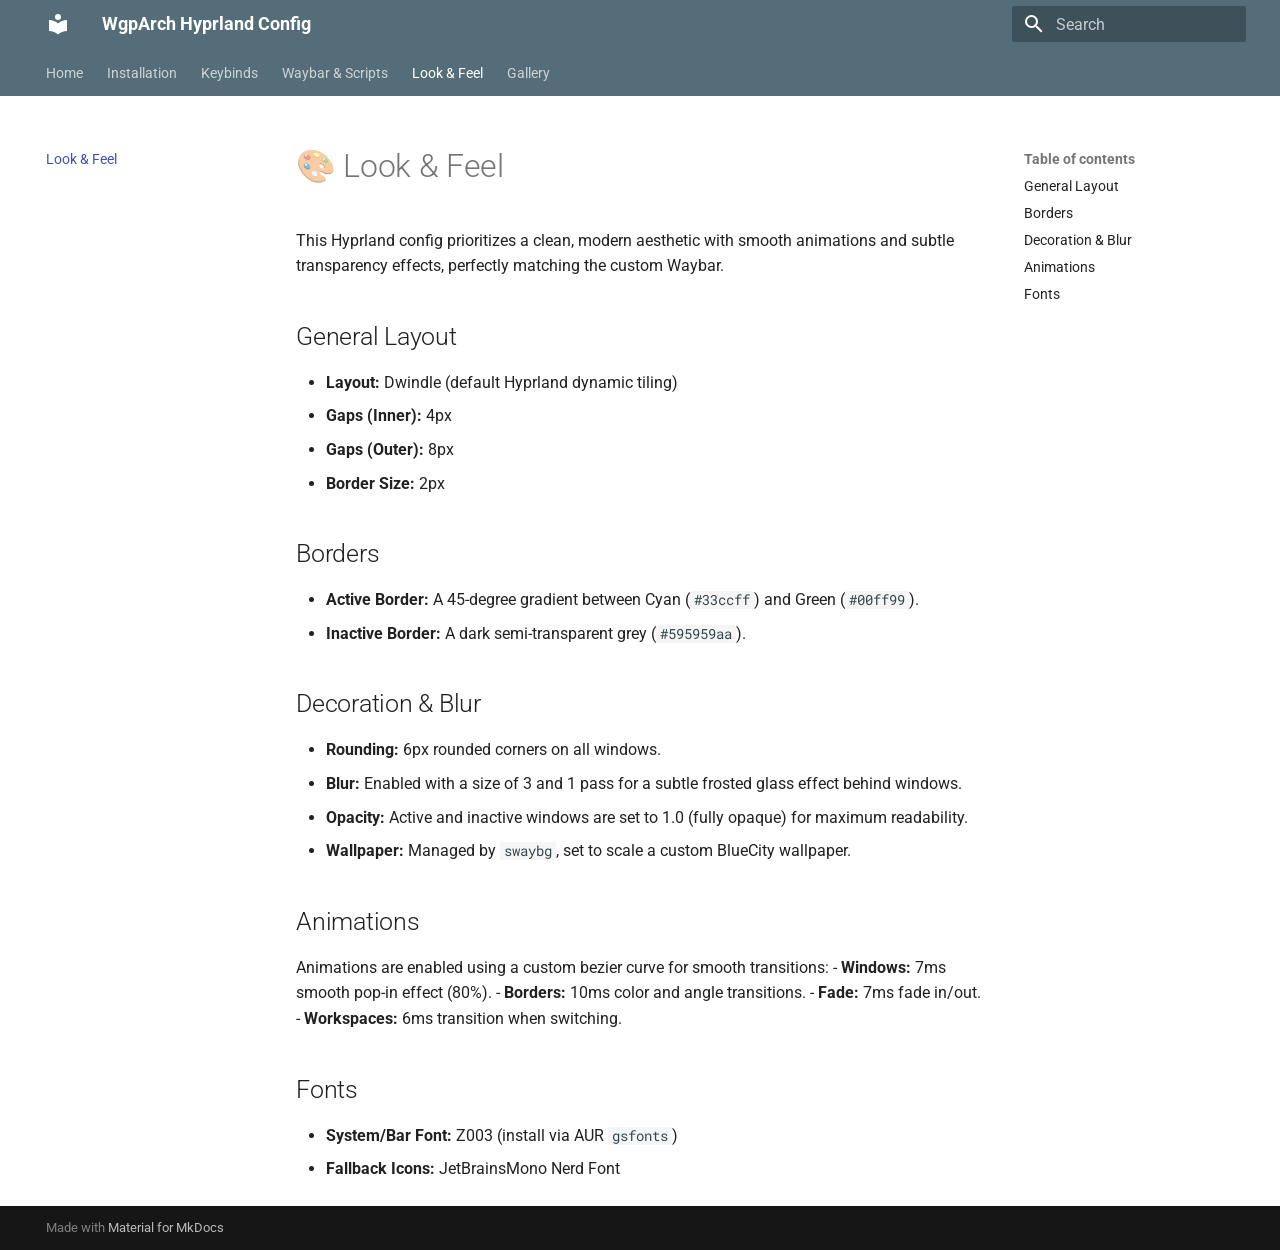
<file: theming/index.html>
<!doctype html>
<html lang="en" class="no-js">
  <head>
    
      <meta charset="utf-8">
      <meta name="viewport" content="width=device-width,initial-scale=1">
      
      
      
        <link rel="canonical" href="https://wgparch.github.io/hyprland/theming/">
      
      
        <link rel="prev" href="../waybar/">
      
      
        <link rel="next" href="../gallery/">
      
      
        
      
      
      <link rel="icon" href="../assets/images/favicon.png">
      <meta name="generator" content="mkdocs-1.6.1, mkdocs-material-9.7.6">
    
    
      
        <title>Look & Feel - WgpArch Hyprland Config</title>
      
    
    
      <link rel="stylesheet" href="../assets/stylesheets/main.484c7ddc.min.css">
      
        
        <link rel="stylesheet" href="../assets/stylesheets/palette.ab4e12ef.min.css">
      
      


    
    
      
    
    
      
        
        
        <link rel="preconnect" href="https://fonts.gstatic.com" crossorigin>
        <link rel="stylesheet" href="https://fonts.googleapis.com/css?family=Roboto:300,300i,400,400i,700,700i%7CRoboto+Mono:400,400i,700,700i&display=fallback">
        <style>:root{--md-text-font:"Roboto";--md-code-font:"Roboto Mono"}</style>
      
    
    
    <script>__md_scope=new URL("..",location),__md_hash=e=>[...e].reduce(((e,_)=>(e<<5)-e+_.charCodeAt(0)),0),__md_get=(e,_=localStorage,t=__md_scope)=>JSON.parse(_.getItem(t.pathname+"."+e)),__md_set=(e,_,t=localStorage,a=__md_scope)=>{try{t.setItem(a.pathname+"."+e,JSON.stringify(_))}catch(e){}}</script>
    
      

    
    
  </head>
  
  
    
    
    
    
    
    <body dir="ltr" data-md-color-scheme="default" data-md-color-primary="blue-grey" data-md-color-accent="cyan">
  
    
    <input class="md-toggle" data-md-toggle="drawer" type="checkbox" id="__drawer" autocomplete="off">
    <input class="md-toggle" data-md-toggle="search" type="checkbox" id="__search" autocomplete="off">
    <label class="md-overlay" for="__drawer"></label>
    <div data-md-component="skip">
      
        
        <a href="#look-feel" class="md-skip">
          Skip to content
        </a>
      
    </div>
    <div data-md-component="announce">
      
    </div>
    
    
      

<header class="md-header" data-md-component="header">
  <nav class="md-header__inner md-grid" aria-label="Header">
    <a href=".." title="WgpArch Hyprland Config" class="md-header__button md-logo" aria-label="WgpArch Hyprland Config" data-md-component="logo">
      
  
  <svg xmlns="http://www.w3.org/2000/svg" viewBox="0 0 24 24"><path d="M12 8a3 3 0 0 0 3-3 3 3 0 0 0-3-3 3 3 0 0 0-3 3 3 3 0 0 0 3 3m0 3.54C9.64 9.35 6.5 8 3 8v11c3.5 0 6.64 1.35 9 3.54 2.36-2.19 5.5-3.54 9-3.54V8c-3.5 0-6.64 1.35-9 3.54"/></svg>

    </a>
    <label class="md-header__button md-icon" for="__drawer">
      
      <svg xmlns="http://www.w3.org/2000/svg" viewBox="0 0 24 24"><path d="M3 6h18v2H3zm0 5h18v2H3zm0 5h18v2H3z"/></svg>
    </label>
    <div class="md-header__title" data-md-component="header-title">
      <div class="md-header__ellipsis">
        <div class="md-header__topic">
          <span class="md-ellipsis">
            WgpArch Hyprland Config
          </span>
        </div>
        <div class="md-header__topic" data-md-component="header-topic">
          <span class="md-ellipsis">
            
              Look & Feel
            
          </span>
        </div>
      </div>
    </div>
    
      
    
    
    
    
      
      
        <label class="md-header__button md-icon" for="__search">
          
          <svg xmlns="http://www.w3.org/2000/svg" viewBox="0 0 24 24"><path d="M9.5 3A6.5 6.5 0 0 1 16 9.5c0 1.61-.59 3.09-1.56 4.23l.27.27h.79l5 5-1.5 1.5-5-5v-.79l-.27-.27A6.52 6.52 0 0 1 9.5 16 6.5 6.5 0 0 1 3 9.5 6.5 6.5 0 0 1 9.5 3m0 2C7 5 5 7 5 9.5S7 14 9.5 14 14 12 14 9.5 12 5 9.5 5"/></svg>
        </label>
        <div class="md-search" data-md-component="search" role="dialog">
  <label class="md-search__overlay" for="__search"></label>
  <div class="md-search__inner" role="search">
    <form class="md-search__form" name="search">
      <input type="text" class="md-search__input" name="query" aria-label="Search" placeholder="Search" autocapitalize="off" autocorrect="off" autocomplete="off" spellcheck="false" data-md-component="search-query" required>
      <label class="md-search__icon md-icon" for="__search">
        
        <svg xmlns="http://www.w3.org/2000/svg" viewBox="0 0 24 24"><path d="M9.5 3A6.5 6.5 0 0 1 16 9.5c0 1.61-.59 3.09-1.56 4.23l.27.27h.79l5 5-1.5 1.5-5-5v-.79l-.27-.27A6.52 6.52 0 0 1 9.5 16 6.5 6.5 0 0 1 3 9.5 6.5 6.5 0 0 1 9.5 3m0 2C7 5 5 7 5 9.5S7 14 9.5 14 14 12 14 9.5 12 5 9.5 5"/></svg>
        
        <svg xmlns="http://www.w3.org/2000/svg" viewBox="0 0 24 24"><path d="M20 11v2H8l5.5 5.5-1.42 1.42L4.16 12l7.92-7.92L13.5 5.5 8 11z"/></svg>
      </label>
      <nav class="md-search__options" aria-label="Search">
        
        <button type="reset" class="md-search__icon md-icon" title="Clear" aria-label="Clear" tabindex="-1">
          
          <svg xmlns="http://www.w3.org/2000/svg" viewBox="0 0 24 24"><path d="M19 6.41 17.59 5 12 10.59 6.41 5 5 6.41 10.59 12 5 17.59 6.41 19 12 13.41 17.59 19 19 17.59 13.41 12z"/></svg>
        </button>
      </nav>
      
    </form>
    <div class="md-search__output">
      <div class="md-search__scrollwrap" tabindex="0" data-md-scrollfix>
        <div class="md-search-result" data-md-component="search-result">
          <div class="md-search-result__meta">
            Initializing search
          </div>
          <ol class="md-search-result__list" role="presentation"></ol>
        </div>
      </div>
    </div>
  </div>
</div>
      
    
    
  </nav>
  
</header>
    
    <div class="md-container" data-md-component="container">
      
      
        
          
            
<nav class="md-tabs" aria-label="Tabs" data-md-component="tabs">
  <div class="md-grid">
    <ul class="md-tabs__list">
      
        
  
  
  
  
    <li class="md-tabs__item">
      <a href=".." class="md-tabs__link">
        
  
  
    
  
  Home

      </a>
    </li>
  

      
        
  
  
  
  
    <li class="md-tabs__item">
      <a href="../installation/" class="md-tabs__link">
        
  
  
    
  
  Installation

      </a>
    </li>
  

      
        
  
  
  
  
    <li class="md-tabs__item">
      <a href="../keybinds/" class="md-tabs__link">
        
  
  
    
  
  Keybinds

      </a>
    </li>
  

      
        
  
  
  
  
    <li class="md-tabs__item">
      <a href="../waybar/" class="md-tabs__link">
        
  
  
    
  
  Waybar & Scripts

      </a>
    </li>
  

      
        
  
  
  
    
  
  
    <li class="md-tabs__item md-tabs__item--active">
      <a href="./" class="md-tabs__link">
        
  
  
    
  
  Look & Feel

      </a>
    </li>
  

      
        
  
  
  
  
    <li class="md-tabs__item">
      <a href="../gallery/" class="md-tabs__link">
        
  
  
    
  
  Gallery

      </a>
    </li>
  

      
    </ul>
  </div>
</nav>
          
        
      
      <main class="md-main" data-md-component="main">
        <div class="md-main__inner md-grid">
          
            
              
              <div class="md-sidebar md-sidebar--primary" data-md-component="sidebar" data-md-type="navigation" >
                <div class="md-sidebar__scrollwrap">
                  <div class="md-sidebar__inner">
                    


  


<nav class="md-nav md-nav--primary md-nav--lifted" aria-label="Navigation" data-md-level="0">
  <label class="md-nav__title" for="__drawer">
    <a href=".." title="WgpArch Hyprland Config" class="md-nav__button md-logo" aria-label="WgpArch Hyprland Config" data-md-component="logo">
      
  
  <svg xmlns="http://www.w3.org/2000/svg" viewBox="0 0 24 24"><path d="M12 8a3 3 0 0 0 3-3 3 3 0 0 0-3-3 3 3 0 0 0-3 3 3 3 0 0 0 3 3m0 3.54C9.64 9.35 6.5 8 3 8v11c3.5 0 6.64 1.35 9 3.54 2.36-2.19 5.5-3.54 9-3.54V8c-3.5 0-6.64 1.35-9 3.54"/></svg>

    </a>
    WgpArch Hyprland Config
  </label>
  
  <ul class="md-nav__list" data-md-scrollfix>
    
      
      
  
  
  
  
    <li class="md-nav__item">
      <a href=".." class="md-nav__link">
        
  
  
  <span class="md-ellipsis">
    
  
    Home
  

    
  </span>
  
  

      </a>
    </li>
  

    
      
      
  
  
  
  
    <li class="md-nav__item">
      <a href="../installation/" class="md-nav__link">
        
  
  
  <span class="md-ellipsis">
    
  
    Installation
  

    
  </span>
  
  

      </a>
    </li>
  

    
      
      
  
  
  
  
    <li class="md-nav__item">
      <a href="../keybinds/" class="md-nav__link">
        
  
  
  <span class="md-ellipsis">
    
  
    Keybinds
  

    
  </span>
  
  

      </a>
    </li>
  

    
      
      
  
  
  
  
    <li class="md-nav__item">
      <a href="../waybar/" class="md-nav__link">
        
  
  
  <span class="md-ellipsis">
    
  
    Waybar & Scripts
  

    
  </span>
  
  

      </a>
    </li>
  

    
      
      
  
  
    
  
  
  
    <li class="md-nav__item md-nav__item--active">
      
      <input class="md-nav__toggle md-toggle" type="checkbox" id="__toc">
      
      
        
      
      
        <label class="md-nav__link md-nav__link--active" for="__toc">
          
  
  
  <span class="md-ellipsis">
    
  
    Look & Feel
  

    
  </span>
  
  

          <span class="md-nav__icon md-icon"></span>
        </label>
      
      <a href="./" class="md-nav__link md-nav__link--active">
        
  
  
  <span class="md-ellipsis">
    
  
    Look & Feel
  

    
  </span>
  
  

      </a>
      
        

<nav class="md-nav md-nav--secondary" aria-label="Table of contents">
  
  
  
    
  
  
    <label class="md-nav__title" for="__toc">
      <span class="md-nav__icon md-icon"></span>
      Table of contents
    </label>
    <ul class="md-nav__list" data-md-component="toc" data-md-scrollfix>
      
        <li class="md-nav__item">
  <a href="#general-layout" class="md-nav__link">
    <span class="md-ellipsis">
      
        General Layout
      
    </span>
  </a>
  
</li>
      
        <li class="md-nav__item">
  <a href="#borders" class="md-nav__link">
    <span class="md-ellipsis">
      
        Borders
      
    </span>
  </a>
  
</li>
      
        <li class="md-nav__item">
  <a href="#decoration-blur" class="md-nav__link">
    <span class="md-ellipsis">
      
        Decoration &amp; Blur
      
    </span>
  </a>
  
</li>
      
        <li class="md-nav__item">
  <a href="#animations" class="md-nav__link">
    <span class="md-ellipsis">
      
        Animations
      
    </span>
  </a>
  
</li>
      
        <li class="md-nav__item">
  <a href="#fonts" class="md-nav__link">
    <span class="md-ellipsis">
      
        Fonts
      
    </span>
  </a>
  
</li>
      
    </ul>
  
</nav>
      
    </li>
  

    
      
      
  
  
  
  
    <li class="md-nav__item">
      <a href="../gallery/" class="md-nav__link">
        
  
  
  <span class="md-ellipsis">
    
  
    Gallery
  

    
  </span>
  
  

      </a>
    </li>
  

    
  </ul>
</nav>
                  </div>
                </div>
              </div>
            
            
              
              <div class="md-sidebar md-sidebar--secondary" data-md-component="sidebar" data-md-type="toc" >
                <div class="md-sidebar__scrollwrap">
                  <div class="md-sidebar__inner">
                    

<nav class="md-nav md-nav--secondary" aria-label="Table of contents">
  
  
  
    
  
  
    <label class="md-nav__title" for="__toc">
      <span class="md-nav__icon md-icon"></span>
      Table of contents
    </label>
    <ul class="md-nav__list" data-md-component="toc" data-md-scrollfix>
      
        <li class="md-nav__item">
  <a href="#general-layout" class="md-nav__link">
    <span class="md-ellipsis">
      
        General Layout
      
    </span>
  </a>
  
</li>
      
        <li class="md-nav__item">
  <a href="#borders" class="md-nav__link">
    <span class="md-ellipsis">
      
        Borders
      
    </span>
  </a>
  
</li>
      
        <li class="md-nav__item">
  <a href="#decoration-blur" class="md-nav__link">
    <span class="md-ellipsis">
      
        Decoration &amp; Blur
      
    </span>
  </a>
  
</li>
      
        <li class="md-nav__item">
  <a href="#animations" class="md-nav__link">
    <span class="md-ellipsis">
      
        Animations
      
    </span>
  </a>
  
</li>
      
        <li class="md-nav__item">
  <a href="#fonts" class="md-nav__link">
    <span class="md-ellipsis">
      
        Fonts
      
    </span>
  </a>
  
</li>
      
    </ul>
  
</nav>
                  </div>
                </div>
              </div>
            
          
          
            <div class="md-content" data-md-component="content">
              
              <article class="md-content__inner md-typeset">
                
                  



<h1 id="look-feel">🎨 Look &amp; Feel</h1>
<p>This Hyprland config prioritizes a clean, modern aesthetic with smooth animations and subtle transparency effects, perfectly matching the custom Waybar.</p>
<h2 id="general-layout">General Layout</h2>
<ul>
<li><strong>Layout:</strong> Dwindle (default Hyprland dynamic tiling)</li>
<li><strong>Gaps (Inner):</strong> 4px</li>
<li><strong>Gaps (Outer):</strong> 8px</li>
<li><strong>Border Size:</strong> 2px</li>
</ul>
<h2 id="borders">Borders</h2>
<ul>
<li><strong>Active Border:</strong> A 45-degree gradient between Cyan (<code>#33ccff</code>) and Green (<code>#00ff99</code>).</li>
<li><strong>Inactive Border:</strong> A dark semi-transparent grey (<code>#595959aa</code>).</li>
</ul>
<h2 id="decoration-blur">Decoration &amp; Blur</h2>
<ul>
<li><strong>Rounding:</strong> 6px rounded corners on all windows.</li>
<li><strong>Blur:</strong> Enabled with a size of 3 and 1 pass for a subtle frosted glass effect behind windows.</li>
<li><strong>Opacity:</strong> Active and inactive windows are set to 1.0 (fully opaque) for maximum readability.</li>
<li><strong>Wallpaper:</strong> Managed by <code>swaybg</code>, set to scale a custom BlueCity wallpaper.</li>
</ul>
<h2 id="animations">Animations</h2>
<p>Animations are enabled using a custom bezier curve for smooth transitions:
- <strong>Windows:</strong> 7ms smooth pop-in effect (80%).
- <strong>Borders:</strong> 10ms color and angle transitions.
- <strong>Fade:</strong> 7ms fade in/out.
- <strong>Workspaces:</strong> 6ms transition when switching.</p>
<h2 id="fonts">Fonts</h2>
<ul>
<li><strong>System/Bar Font:</strong> Z003 (install via AUR <code>gsfonts</code>)</li>
<li><strong>Fallback Icons:</strong> JetBrainsMono Nerd Font</li>
</ul>












                
              </article>
            </div>
          
          
<script>var target=document.getElementById(location.hash.slice(1));target&&target.name&&(target.checked=target.name.startsWith("__tabbed_"))</script>
        </div>
        
      </main>
      
        <footer class="md-footer">
  
  <div class="md-footer-meta md-typeset">
    <div class="md-footer-meta__inner md-grid">
      <div class="md-copyright">
  
  
    Made with
    <a href="https://squidfunk.github.io/mkdocs-material/" target="_blank" rel="noopener">
      Material for MkDocs
    </a>
  
</div>
      
    </div>
  </div>
</footer>
      
    </div>
    <div class="md-dialog" data-md-component="dialog">
      <div class="md-dialog__inner md-typeset"></div>
    </div>
    
    
    
      
      
      <script id="__config" type="application/json">{"annotate": null, "base": "..", "features": ["navigation.tabs", "navigation.expand"], "search": "../assets/javascripts/workers/search.2c215733.min.js", "tags": null, "translations": {"clipboard.copied": "Copied to clipboard", "clipboard.copy": "Copy to clipboard", "search.result.more.one": "1 more on this page", "search.result.more.other": "# more on this page", "search.result.none": "No matching documents", "search.result.one": "1 matching document", "search.result.other": "# matching documents", "search.result.placeholder": "Type to start searching", "search.result.term.missing": "Missing", "select.version": "Select version"}, "version": null}</script>
    
    
      <script src="../assets/javascripts/bundle.79ae519e.min.js"></script>
      
    
  </body>
</html>
</file>
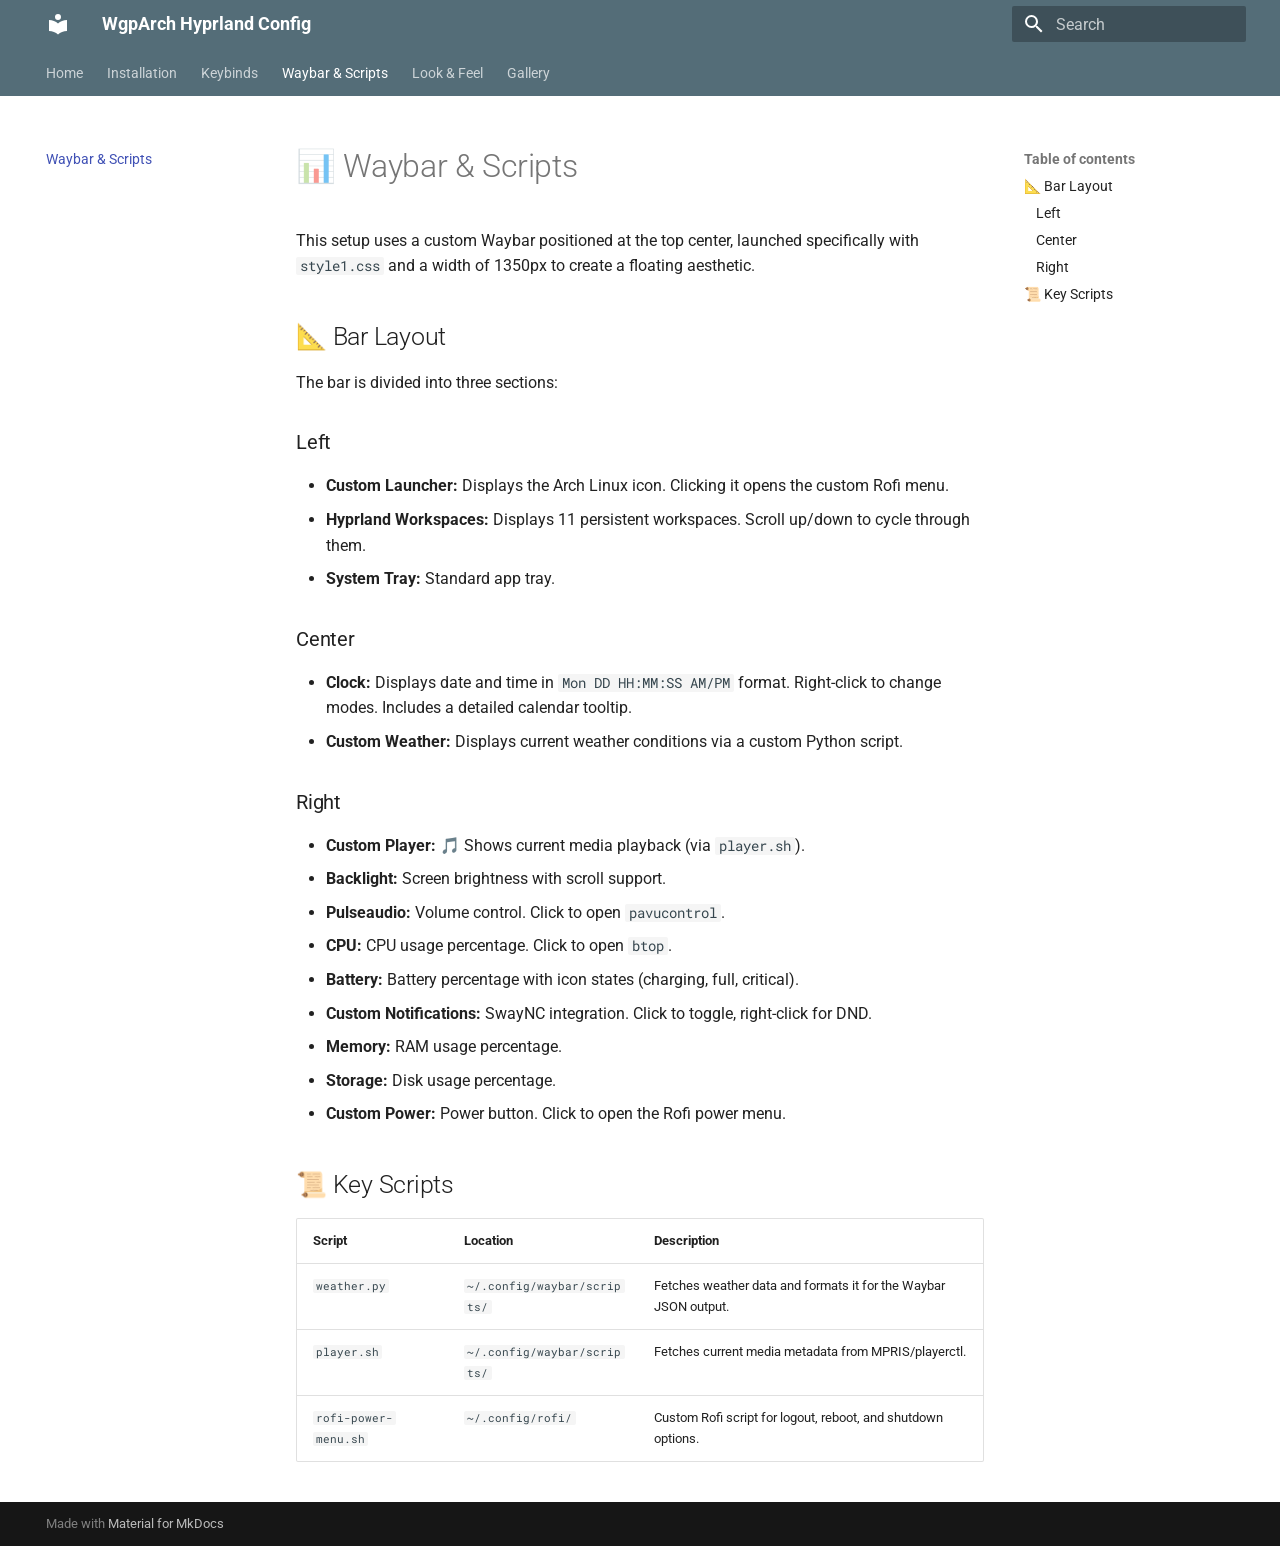
<file: waybar/index.html>
<!doctype html>
<html lang="en" class="no-js">
  <head>
    
      <meta charset="utf-8">
      <meta name="viewport" content="width=device-width,initial-scale=1">
      
      
      
        <link rel="canonical" href="https://wgparch.github.io/hyprland/waybar/">
      
      
        <link rel="prev" href="../installation/">
      
      
        <link rel="next" href="../theming/">
      
      
        
      
      
      <link rel="icon" href="../assets/images/favicon.png">
      <meta name="generator" content="mkdocs-1.6.1, mkdocs-material-9.7.6">
    
    
      
        <title>Waybar & Scripts - WgpArch Hyprland Config</title>
      
    
    
      <link rel="stylesheet" href="../assets/stylesheets/main.484c7ddc.min.css">
      
        
        <link rel="stylesheet" href="../assets/stylesheets/palette.ab4e12ef.min.css">
      
      


    
    
      
    
    
      
        
        
        <link rel="preconnect" href="https://fonts.gstatic.com" crossorigin>
        <link rel="stylesheet" href="https://fonts.googleapis.com/css?family=Roboto:300,300i,400,400i,700,700i%7CRoboto+Mono:400,400i,700,700i&display=fallback">
        <style>:root{--md-text-font:"Roboto";--md-code-font:"Roboto Mono"}</style>
      
    
    
    <script>__md_scope=new URL("..",location),__md_hash=e=>[...e].reduce(((e,_)=>(e<<5)-e+_.charCodeAt(0)),0),__md_get=(e,_=localStorage,t=__md_scope)=>JSON.parse(_.getItem(t.pathname+"."+e)),__md_set=(e,_,t=localStorage,a=__md_scope)=>{try{t.setItem(a.pathname+"."+e,JSON.stringify(_))}catch(e){}}</script>
    
      

    
    
  </head>
  
  
    
    
    
    
    
    <body dir="ltr" data-md-color-scheme="default" data-md-color-primary="blue-grey" data-md-color-accent="cyan">
  
    
    <input class="md-toggle" data-md-toggle="drawer" type="checkbox" id="__drawer" autocomplete="off">
    <input class="md-toggle" data-md-toggle="search" type="checkbox" id="__search" autocomplete="off">
    <label class="md-overlay" for="__drawer"></label>
    <div data-md-component="skip">
      
        
        <a href="#waybar-scripts" class="md-skip">
          Skip to content
        </a>
      
    </div>
    <div data-md-component="announce">
      
    </div>
    
    
      

<header class="md-header" data-md-component="header">
  <nav class="md-header__inner md-grid" aria-label="Header">
    <a href=".." title="WgpArch Hyprland Config" class="md-header__button md-logo" aria-label="WgpArch Hyprland Config" data-md-component="logo">
      
  
  <svg xmlns="http://www.w3.org/2000/svg" viewBox="0 0 24 24"><path d="M12 8a3 3 0 0 0 3-3 3 3 0 0 0-3-3 3 3 0 0 0-3 3 3 3 0 0 0 3 3m0 3.54C9.64 9.35 6.5 8 3 8v11c3.5 0 6.64 1.35 9 3.54 2.36-2.19 5.5-3.54 9-3.54V8c-3.5 0-6.64 1.35-9 3.54"/></svg>

    </a>
    <label class="md-header__button md-icon" for="__drawer">
      
      <svg xmlns="http://www.w3.org/2000/svg" viewBox="0 0 24 24"><path d="M3 6h18v2H3zm0 5h18v2H3zm0 5h18v2H3z"/></svg>
    </label>
    <div class="md-header__title" data-md-component="header-title">
      <div class="md-header__ellipsis">
        <div class="md-header__topic">
          <span class="md-ellipsis">
            WgpArch Hyprland Config
          </span>
        </div>
        <div class="md-header__topic" data-md-component="header-topic">
          <span class="md-ellipsis">
            
              Waybar & Scripts
            
          </span>
        </div>
      </div>
    </div>
    
      
    
    
    
    
      
      
        <label class="md-header__button md-icon" for="__search">
          
          <svg xmlns="http://www.w3.org/2000/svg" viewBox="0 0 24 24"><path d="M9.5 3A6.5 6.5 0 0 1 16 9.5c0 1.61-.59 3.09-1.56 4.23l.27.27h.79l5 5-1.5 1.5-5-5v-.79l-.27-.27A6.52 6.52 0 0 1 9.5 16 6.5 6.5 0 0 1 3 9.5 6.5 6.5 0 0 1 9.5 3m0 2C7 5 5 7 5 9.5S7 14 9.5 14 14 12 14 9.5 12 5 9.5 5"/></svg>
        </label>
        <div class="md-search" data-md-component="search" role="dialog">
  <label class="md-search__overlay" for="__search"></label>
  <div class="md-search__inner" role="search">
    <form class="md-search__form" name="search">
      <input type="text" class="md-search__input" name="query" aria-label="Search" placeholder="Search" autocapitalize="off" autocorrect="off" autocomplete="off" spellcheck="false" data-md-component="search-query" required>
      <label class="md-search__icon md-icon" for="__search">
        
        <svg xmlns="http://www.w3.org/2000/svg" viewBox="0 0 24 24"><path d="M9.5 3A6.5 6.5 0 0 1 16 9.5c0 1.61-.59 3.09-1.56 4.23l.27.27h.79l5 5-1.5 1.5-5-5v-.79l-.27-.27A6.52 6.52 0 0 1 9.5 16 6.5 6.5 0 0 1 3 9.5 6.5 6.5 0 0 1 9.5 3m0 2C7 5 5 7 5 9.5S7 14 9.5 14 14 12 14 9.5 12 5 9.5 5"/></svg>
        
        <svg xmlns="http://www.w3.org/2000/svg" viewBox="0 0 24 24"><path d="M20 11v2H8l5.5 5.5-1.42 1.42L4.16 12l7.92-7.92L13.5 5.5 8 11z"/></svg>
      </label>
      <nav class="md-search__options" aria-label="Search">
        
        <button type="reset" class="md-search__icon md-icon" title="Clear" aria-label="Clear" tabindex="-1">
          
          <svg xmlns="http://www.w3.org/2000/svg" viewBox="0 0 24 24"><path d="M19 6.41 17.59 5 12 10.59 6.41 5 5 6.41 10.59 12 5 17.59 6.41 19 12 13.41 17.59 19 19 17.59 13.41 12z"/></svg>
        </button>
      </nav>
      
    </form>
    <div class="md-search__output">
      <div class="md-search__scrollwrap" tabindex="0" data-md-scrollfix>
        <div class="md-search-result" data-md-component="search-result">
          <div class="md-search-result__meta">
            Initializing search
          </div>
          <ol class="md-search-result__list" role="presentation"></ol>
        </div>
      </div>
    </div>
  </div>
</div>
      
    
    
  </nav>
  
</header>
    
    <div class="md-container" data-md-component="container">
      
      
        
          
            
<nav class="md-tabs" aria-label="Tabs" data-md-component="tabs">
  <div class="md-grid">
    <ul class="md-tabs__list">
      
        
  
  
  
  
    <li class="md-tabs__item">
      <a href=".." class="md-tabs__link">
        
  
  
    
  
  Home

      </a>
    </li>
  

      
        
  
  
  
  
    <li class="md-tabs__item">
      <a href="../installation/" class="md-tabs__link">
        
  
  
    
  
  Installation

      </a>
    </li>
  

      
        
  
  
  
  
    <li class="md-tabs__item">
      <a href="../keybinds.md" class="md-tabs__link">
        
  
  
    
  
  Keybinds

      </a>
    </li>
  

      
        
  
  
  
    
  
  
    <li class="md-tabs__item md-tabs__item--active">
      <a href="./" class="md-tabs__link">
        
  
  
    
  
  Waybar & Scripts

      </a>
    </li>
  

      
        
  
  
  
  
    <li class="md-tabs__item">
      <a href="../theming/" class="md-tabs__link">
        
  
  
    
  
  Look & Feel

      </a>
    </li>
  

      
        
  
  
  
  
    <li class="md-tabs__item">
      <a href="../gallery/" class="md-tabs__link">
        
  
  
    
  
  Gallery

      </a>
    </li>
  

      
    </ul>
  </div>
</nav>
          
        
      
      <main class="md-main" data-md-component="main">
        <div class="md-main__inner md-grid">
          
            
              
              <div class="md-sidebar md-sidebar--primary" data-md-component="sidebar" data-md-type="navigation" >
                <div class="md-sidebar__scrollwrap">
                  <div class="md-sidebar__inner">
                    


  


<nav class="md-nav md-nav--primary md-nav--lifted" aria-label="Navigation" data-md-level="0">
  <label class="md-nav__title" for="__drawer">
    <a href=".." title="WgpArch Hyprland Config" class="md-nav__button md-logo" aria-label="WgpArch Hyprland Config" data-md-component="logo">
      
  
  <svg xmlns="http://www.w3.org/2000/svg" viewBox="0 0 24 24"><path d="M12 8a3 3 0 0 0 3-3 3 3 0 0 0-3-3 3 3 0 0 0-3 3 3 3 0 0 0 3 3m0 3.54C9.64 9.35 6.5 8 3 8v11c3.5 0 6.64 1.35 9 3.54 2.36-2.19 5.5-3.54 9-3.54V8c-3.5 0-6.64 1.35-9 3.54"/></svg>

    </a>
    WgpArch Hyprland Config
  </label>
  
  <ul class="md-nav__list" data-md-scrollfix>
    
      
      
  
  
  
  
    <li class="md-nav__item">
      <a href=".." class="md-nav__link">
        
  
  
  <span class="md-ellipsis">
    
  
    Home
  

    
  </span>
  
  

      </a>
    </li>
  

    
      
      
  
  
  
  
    <li class="md-nav__item">
      <a href="../installation/" class="md-nav__link">
        
  
  
  <span class="md-ellipsis">
    
  
    Installation
  

    
  </span>
  
  

      </a>
    </li>
  

    
      
      
  
  
  
  
    <li class="md-nav__item">
      <a href="../keybinds.md" class="md-nav__link">
        
  
  
  <span class="md-ellipsis">
    
  
    Keybinds
  

    
  </span>
  
  

      </a>
    </li>
  

    
      
      
  
  
    
  
  
  
    <li class="md-nav__item md-nav__item--active">
      
      <input class="md-nav__toggle md-toggle" type="checkbox" id="__toc">
      
      
        
      
      
        <label class="md-nav__link md-nav__link--active" for="__toc">
          
  
  
  <span class="md-ellipsis">
    
  
    Waybar & Scripts
  

    
  </span>
  
  

          <span class="md-nav__icon md-icon"></span>
        </label>
      
      <a href="./" class="md-nav__link md-nav__link--active">
        
  
  
  <span class="md-ellipsis">
    
  
    Waybar & Scripts
  

    
  </span>
  
  

      </a>
      
        

<nav class="md-nav md-nav--secondary" aria-label="Table of contents">
  
  
  
    
  
  
    <label class="md-nav__title" for="__toc">
      <span class="md-nav__icon md-icon"></span>
      Table of contents
    </label>
    <ul class="md-nav__list" data-md-component="toc" data-md-scrollfix>
      
        <li class="md-nav__item">
  <a href="#bar-layout" class="md-nav__link">
    <span class="md-ellipsis">
      
        📐 Bar Layout
      
    </span>
  </a>
  
    <nav class="md-nav" aria-label="📐 Bar Layout">
      <ul class="md-nav__list">
        
          <li class="md-nav__item">
  <a href="#left" class="md-nav__link">
    <span class="md-ellipsis">
      
        Left
      
    </span>
  </a>
  
</li>
        
          <li class="md-nav__item">
  <a href="#center" class="md-nav__link">
    <span class="md-ellipsis">
      
        Center
      
    </span>
  </a>
  
</li>
        
          <li class="md-nav__item">
  <a href="#right" class="md-nav__link">
    <span class="md-ellipsis">
      
        Right
      
    </span>
  </a>
  
</li>
        
      </ul>
    </nav>
  
</li>
      
        <li class="md-nav__item">
  <a href="#key-scripts" class="md-nav__link">
    <span class="md-ellipsis">
      
        📜 Key Scripts
      
    </span>
  </a>
  
</li>
      
    </ul>
  
</nav>
      
    </li>
  

    
      
      
  
  
  
  
    <li class="md-nav__item">
      <a href="../theming/" class="md-nav__link">
        
  
  
  <span class="md-ellipsis">
    
  
    Look & Feel
  

    
  </span>
  
  

      </a>
    </li>
  

    
      
      
  
  
  
  
    <li class="md-nav__item">
      <a href="../gallery/" class="md-nav__link">
        
  
  
  <span class="md-ellipsis">
    
  
    Gallery
  

    
  </span>
  
  

      </a>
    </li>
  

    
  </ul>
</nav>
                  </div>
                </div>
              </div>
            
            
              
              <div class="md-sidebar md-sidebar--secondary" data-md-component="sidebar" data-md-type="toc" >
                <div class="md-sidebar__scrollwrap">
                  <div class="md-sidebar__inner">
                    

<nav class="md-nav md-nav--secondary" aria-label="Table of contents">
  
  
  
    
  
  
    <label class="md-nav__title" for="__toc">
      <span class="md-nav__icon md-icon"></span>
      Table of contents
    </label>
    <ul class="md-nav__list" data-md-component="toc" data-md-scrollfix>
      
        <li class="md-nav__item">
  <a href="#bar-layout" class="md-nav__link">
    <span class="md-ellipsis">
      
        📐 Bar Layout
      
    </span>
  </a>
  
    <nav class="md-nav" aria-label="📐 Bar Layout">
      <ul class="md-nav__list">
        
          <li class="md-nav__item">
  <a href="#left" class="md-nav__link">
    <span class="md-ellipsis">
      
        Left
      
    </span>
  </a>
  
</li>
        
          <li class="md-nav__item">
  <a href="#center" class="md-nav__link">
    <span class="md-ellipsis">
      
        Center
      
    </span>
  </a>
  
</li>
        
          <li class="md-nav__item">
  <a href="#right" class="md-nav__link">
    <span class="md-ellipsis">
      
        Right
      
    </span>
  </a>
  
</li>
        
      </ul>
    </nav>
  
</li>
      
        <li class="md-nav__item">
  <a href="#key-scripts" class="md-nav__link">
    <span class="md-ellipsis">
      
        📜 Key Scripts
      
    </span>
  </a>
  
</li>
      
    </ul>
  
</nav>
                  </div>
                </div>
              </div>
            
          
          
            <div class="md-content" data-md-component="content">
              
              <article class="md-content__inner md-typeset">
                
                  



<h1 id="waybar-scripts">📊 Waybar &amp; Scripts</h1>
<p>This setup uses a custom Waybar positioned at the top center, launched specifically with <code>style1.css</code> and a width of 1350px to create a floating aesthetic.</p>
<h2 id="bar-layout">📐 Bar Layout</h2>
<p>The bar is divided into three sections:</p>
<h3 id="left">Left</h3>
<ul>
<li><strong>Custom Launcher:</strong> Displays the Arch Linux icon. Clicking it opens the custom Rofi menu.</li>
<li><strong>Hyprland Workspaces:</strong> Displays 11 persistent workspaces. Scroll up/down to cycle through them.</li>
<li><strong>System Tray:</strong> Standard app tray.</li>
</ul>
<h3 id="center">Center</h3>
<ul>
<li><strong>Clock:</strong> Displays date and time in <code>Mon DD HH:MM:SS AM/PM</code> format. Right-click to change modes. Includes a detailed calendar tooltip.</li>
<li><strong>Custom Weather:</strong> Displays current weather conditions via a custom Python script.</li>
</ul>
<h3 id="right">Right</h3>
<ul>
<li><strong>Custom Player:</strong> 🎵 Shows current media playback (via <code>player.sh</code>).</li>
<li><strong>Backlight:</strong> Screen brightness with scroll support.</li>
<li><strong>Pulseaudio:</strong> Volume control. Click to open <code>pavucontrol</code>.</li>
<li><strong>CPU:</strong> CPU usage percentage. Click to open <code>btop</code>.</li>
<li><strong>Battery:</strong> Battery percentage with icon states (charging, full, critical).</li>
<li><strong>Custom Notifications:</strong> SwayNC integration. Click to toggle, right-click for DND.</li>
<li><strong>Memory:</strong> RAM usage percentage.</li>
<li><strong>Storage:</strong> Disk usage percentage.</li>
<li><strong>Custom Power:</strong> Power button. Click to open the Rofi power menu.</li>
</ul>
<h2 id="key-scripts">📜 Key Scripts</h2>
<table>
<thead>
<tr>
<th style="text-align: left;">Script</th>
<th style="text-align: left;">Location</th>
<th style="text-align: left;">Description</th>
</tr>
</thead>
<tbody>
<tr>
<td style="text-align: left;"><code>weather.py</code></td>
<td style="text-align: left;"><code>~/.config/waybar/scripts/</code></td>
<td style="text-align: left;">Fetches weather data and formats it for the Waybar JSON output.</td>
</tr>
<tr>
<td style="text-align: left;"><code>player.sh</code></td>
<td style="text-align: left;"><code>~/.config/waybar/scripts/</code></td>
<td style="text-align: left;">Fetches current media metadata from MPRIS/playerctl.</td>
</tr>
<tr>
<td style="text-align: left;"><code>rofi-power-menu.sh</code></td>
<td style="text-align: left;"><code>~/.config/rofi/</code></td>
<td style="text-align: left;">Custom Rofi script for logout, reboot, and shutdown options.</td>
</tr>
</tbody>
</table>












                
              </article>
            </div>
          
          
<script>var target=document.getElementById(location.hash.slice(1));target&&target.name&&(target.checked=target.name.startsWith("__tabbed_"))</script>
        </div>
        
      </main>
      
        <footer class="md-footer">
  
  <div class="md-footer-meta md-typeset">
    <div class="md-footer-meta__inner md-grid">
      <div class="md-copyright">
  
  
    Made with
    <a href="https://squidfunk.github.io/mkdocs-material/" target="_blank" rel="noopener">
      Material for MkDocs
    </a>
  
</div>
      
    </div>
  </div>
</footer>
      
    </div>
    <div class="md-dialog" data-md-component="dialog">
      <div class="md-dialog__inner md-typeset"></div>
    </div>
    
    
    
      
      
      <script id="__config" type="application/json">{"annotate": null, "base": "..", "features": ["navigation.tabs", "navigation.expand"], "search": "../assets/javascripts/workers/search.2c215733.min.js", "tags": null, "translations": {"clipboard.copied": "Copied to clipboard", "clipboard.copy": "Copy to clipboard", "search.result.more.one": "1 more on this page", "search.result.more.other": "# more on this page", "search.result.none": "No matching documents", "search.result.one": "1 matching document", "search.result.other": "# matching documents", "search.result.placeholder": "Type to start searching", "search.result.term.missing": "Missing", "select.version": "Select version"}, "version": null}</script>
    
    
      <script src="../assets/javascripts/bundle.79ae519e.min.js"></script>
      
    
  </body>
</html>
</file>
<file: assets/stylesheets/main.484c7ddc.min.css>
@charset "UTF-8";html{-webkit-text-size-adjust:none;-moz-text-size-adjust:none;text-size-adjust:none;box-sizing:border-box}*,:after,:before{box-sizing:inherit}@media (prefers-reduced-motion){*,:after,:before{transition:none!important}}body{margin:0}a,button,input,label{-webkit-tap-highlight-color:transparent}a{color:inherit;text-decoration:none}hr{border:0;box-sizing:initial;display:block;height:.05rem;overflow:visible;padding:0}small{font-size:80%}sub,sup{line-height:1em}img{border-style:none}table{border-collapse:initial;border-spacing:0}td,th{font-weight:400;vertical-align:top}button{background:#0000;border:0;font-family:inherit;font-size:inherit;margin:0;padding:0}input{border:0;outline:none}:root{--md-primary-fg-color:#4051b5;--md-primary-fg-color--light:#5d6cc0;--md-primary-fg-color--dark:#303fa1;--md-primary-bg-color:#fff;--md-primary-bg-color--light:#ffffffb3;--md-accent-fg-color:#526cfe;--md-accent-fg-color--transparent:#526cfe1a;--md-accent-bg-color:#fff;--md-accent-bg-color--light:#ffffffb3}[data-md-color-scheme=default]{color-scheme:light}[data-md-color-scheme=default] img[src$="#gh-dark-mode-only"],[data-md-color-scheme=default] img[src$="#only-dark"]{display:none}:root,[data-md-color-scheme=default]{--md-hue:225deg;--md-default-fg-color:#000000de;--md-default-fg-color--light:#0000008a;--md-default-fg-color--lighter:#00000052;--md-default-fg-color--lightest:#00000012;--md-default-bg-color:#fff;--md-default-bg-color--light:#ffffffb3;--md-default-bg-color--lighter:#ffffff4d;--md-default-bg-color--lightest:#ffffff1f;--md-code-fg-color:#36464e;--md-code-bg-color:#f5f5f5;--md-code-bg-color--light:#f5f5f5b3;--md-code-bg-color--lighter:#f5f5f54d;--md-code-hl-color:#4287ff;--md-code-hl-color--light:#4287ff1a;--md-code-hl-number-color:#d52a2a;--md-code-hl-special-color:#db1457;--md-code-hl-function-color:#a846b9;--md-code-hl-constant-color:#6e59d9;--md-code-hl-keyword-color:#3f6ec6;--md-code-hl-string-color:#1c7d4d;--md-code-hl-name-color:var(--md-code-fg-color);--md-code-hl-operator-color:var(--md-default-fg-color--light);--md-code-hl-punctuation-color:var(--md-default-fg-color--light);--md-code-hl-comment-color:var(--md-default-fg-color--light);--md-code-hl-generic-color:var(--md-default-fg-color--light);--md-code-hl-variable-color:var(--md-default-fg-color--light);--md-typeset-color:var(--md-default-fg-color);--md-typeset-a-color:var(--md-primary-fg-color);--md-typeset-del-color:#f5503d26;--md-typeset-ins-color:#0bd57026;--md-typeset-kbd-color:#fafafa;--md-typeset-kbd-accent-color:#fff;--md-typeset-kbd-border-color:#b8b8b8;--md-typeset-mark-color:#ffff0080;--md-typeset-table-color:#0000001f;--md-typeset-table-color--light:rgba(0,0,0,.035);--md-admonition-fg-color:var(--md-default-fg-color);--md-admonition-bg-color:var(--md-default-bg-color);--md-warning-fg-color:#000000de;--md-warning-bg-color:#ff9;--md-footer-fg-color:#fff;--md-footer-fg-color--light:#ffffffb3;--md-footer-fg-color--lighter:#ffffff73;--md-footer-bg-color:#000000de;--md-footer-bg-color--dark:#00000052;--md-shadow-z1:0 0.2rem 0.5rem #0000000d,0 0 0.05rem #0000001a;--md-shadow-z2:0 0.2rem 0.5rem #0000001a,0 0 0.05rem #00000040;--md-shadow-z3:0 0.2rem 0.5rem #0003,0 0 0.05rem #00000059}.md-icon svg{fill:currentcolor;display:block;height:1.2rem;width:1.2rem}body{-webkit-font-smoothing:antialiased;-moz-osx-font-smoothing:grayscale;--md-text-font-family:var(--md-text-font,_),-apple-system,BlinkMacSystemFont,Helvetica,Arial,sans-serif;--md-code-font-family:var(--md-code-font,_),SFMono-Regular,Consolas,Menlo,monospace}aside,body,input{font-feature-settings:"kern","liga";color:var(--md-typeset-color);font-family:var(--md-text-font-family)}code,kbd,pre{font-feature-settings:"kern";font-family:var(--md-code-font-family)}:root{--md-typeset-table-sort-icon:url('data:image/svg+xml;charset=utf-8,<svg xmlns="http://www.w3.org/2000/svg" viewBox="0 0 24 24"><path d="m18 21-4-4h3V7h-3l4-4 4 4h-3v10h3M2 19v-2h10v2M2 13v-2h7v2M2 7V5h4v2z"/></svg>');--md-typeset-table-sort-icon--asc:url('data:image/svg+xml;charset=utf-8,<svg xmlns="http://www.w3.org/2000/svg" viewBox="0 0 24 24"><path d="M19 17h3l-4 4-4-4h3V3h2M2 17h10v2H2M6 5v2H2V5m0 6h7v2H2z"/></svg>');--md-typeset-table-sort-icon--desc:url('data:image/svg+xml;charset=utf-8,<svg xmlns="http://www.w3.org/2000/svg" viewBox="0 0 24 24"><path d="M19 7h3l-4-4-4 4h3v14h2M2 17h10v2H2M6 5v2H2V5m0 6h7v2H2z"/></svg>')}.md-typeset{-webkit-print-color-adjust:exact;color-adjust:exact;font-size:.8rem;line-height:1.6;overflow-wrap:break-word}@media print{.md-typeset{font-size:.68rem}}.md-typeset blockquote,.md-typeset dl,.md-typeset figure,.md-typeset ol,.md-typeset pre,.md-typeset ul{margin-bottom:1em;margin-top:1em}.md-typeset h1{color:var(--md-default-fg-color--light);font-size:2em;line-height:1.3;margin:0 0 1.25em}.md-typeset h1,.md-typeset h2{font-weight:300;letter-spacing:-.01em}.md-typeset h2{font-size:1.5625em;line-height:1.4;margin:1.6em 0 .64em}.md-typeset h3{font-size:1.25em;font-weight:400;letter-spacing:-.01em;line-height:1.5;margin:1.6em 0 .8em}.md-typeset h2+h3{margin-top:.8em}.md-typeset h4{font-weight:700;letter-spacing:-.01em;margin:1em 0}.md-typeset h5,.md-typeset h6{color:var(--md-default-fg-color--light);font-size:.8em;font-weight:700;letter-spacing:-.01em;margin:1.25em 0}.md-typeset h5{text-transform:uppercase}.md-typeset h5 code{text-transform:none}.md-typeset hr{border-bottom:.05rem solid var(--md-default-fg-color--lightest);display:flow-root;margin:1.5em 0}.md-typeset a{color:var(--md-typeset-a-color);word-break:break-word}.md-typeset a,.md-typeset a:before{transition:color 125ms}.md-typeset a:focus,.md-typeset a:hover{color:var(--md-accent-fg-color)}.md-typeset a:focus code,.md-typeset a:hover code{background-color:var(--md-accent-fg-color--transparent);color:var(--md-accent-fg-color)}.md-typeset a code{color:var(--md-typeset-a-color)}.md-typeset a.focus-visible{outline-color:var(--md-accent-fg-color);outline-offset:.2rem}.md-typeset code,.md-typeset kbd,.md-typeset pre{color:var(--md-code-fg-color);direction:ltr;font-variant-ligatures:none;transition:background-color 125ms}@media print{.md-typeset code,.md-typeset kbd,.md-typeset pre{white-space:pre-wrap}}.md-typeset code{background-color:var(--md-code-bg-color);border-radius:.1rem;-webkit-box-decoration-break:clone;box-decoration-break:clone;font-size:.85em;padding:0 .2941176471em;transition:color 125ms,background-color 125ms;word-break:break-word}.md-typeset code:not(.focus-visible){-webkit-tap-highlight-color:transparent;outline:none}.md-typeset pre{display:flow-root;line-height:1.4;position:relative}.md-typeset pre>code{-webkit-box-decoration-break:slice;box-decoration-break:slice;box-shadow:none;display:block;margin:0;outline-color:var(--md-accent-fg-color);overflow:auto;padding:.7720588235em 1.1764705882em;scrollbar-color:var(--md-default-fg-color--lighter) #0000;scrollbar-width:thin;touch-action:auto;word-break:normal}.md-typeset pre>code:hover{scrollbar-color:var(--md-accent-fg-color) #0000}.md-typeset pre>code::-webkit-scrollbar{height:.2rem;width:.2rem}.md-typeset pre>code::-webkit-scrollbar-thumb{background-color:var(--md-default-fg-color--lighter)}.md-typeset pre>code::-webkit-scrollbar-thumb:hover{background-color:var(--md-accent-fg-color)}.md-typeset kbd{background-color:var(--md-typeset-kbd-color);border-radius:.1rem;box-shadow:0 .1rem 0 .05rem var(--md-typeset-kbd-border-color),0 .1rem 0 var(--md-typeset-kbd-border-color),0 -.1rem .2rem var(--md-typeset-kbd-accent-color) inset;color:var(--md-default-fg-color);display:inline-block;font-size:.75em;padding:0 .6666666667em;vertical-align:text-top;word-break:break-word}.md-typeset mark{background-color:var(--md-typeset-mark-color);-webkit-box-decoration-break:clone;box-decoration-break:clone;color:inherit;word-break:break-word}.md-typeset abbr{cursor:help;text-decoration:none}.md-typeset [data-preview],.md-typeset abbr{border-bottom:.05rem dotted var(--md-default-fg-color--light)}.md-typeset small{opacity:.75}[dir=ltr] .md-typeset sub,[dir=ltr] .md-typeset sup{margin-left:.078125em}[dir=rtl] .md-typeset sub,[dir=rtl] .md-typeset sup{margin-right:.078125em}[dir=ltr] .md-typeset blockquote{padding-left:.6rem}[dir=rtl] .md-typeset blockquote{padding-right:.6rem}[dir=ltr] .md-typeset blockquote{border-left:.2rem solid var(--md-default-fg-color--lighter)}[dir=rtl] .md-typeset blockquote{border-right:.2rem solid var(--md-default-fg-color--lighter)}.md-typeset blockquote{color:var(--md-default-fg-color--light);margin-left:0;margin-right:0}.md-typeset ul{list-style-type:disc}.md-typeset ul[type]{list-style-type:revert-layer}[dir=ltr] .md-typeset ol,[dir=ltr] .md-typeset ul{margin-left:.625em}[dir=rtl] .md-typeset ol,[dir=rtl] .md-typeset ul{margin-right:.625em}.md-typeset ol,.md-typeset ul{padding:0}.md-typeset ol:not([hidden]),.md-typeset ul:not([hidden]){display:flow-root}.md-typeset ol ol,.md-typeset ul ol{list-style-type:lower-alpha}.md-typeset ol ol ol,.md-typeset ul ol ol{list-style-type:lower-roman}.md-typeset ol ol ol ol,.md-typeset ul ol ol ol{list-style-type:upper-alpha}.md-typeset ol ol ol ol ol,.md-typeset ul ol ol ol ol{list-style-type:upper-roman}.md-typeset ol[type],.md-typeset ul[type]{list-style-type:revert-layer}[dir=ltr] .md-typeset ol li,[dir=ltr] .md-typeset ul li{margin-left:1.25em}[dir=rtl] .md-typeset ol li,[dir=rtl] .md-typeset ul li{margin-right:1.25em}.md-typeset ol li,.md-typeset ul li{margin-bottom:.5em}.md-typeset ol li blockquote,.md-typeset ol li p,.md-typeset ul li blockquote,.md-typeset ul li p{margin:.5em 0}.md-typeset ol li:last-child,.md-typeset ul li:last-child{margin-bottom:0}[dir=ltr] .md-typeset ol li ol,[dir=ltr] .md-typeset ol li ul,[dir=ltr] .md-typeset ul li ol,[dir=ltr] .md-typeset ul li ul{margin-left:.625em}[dir=rtl] .md-typeset ol li ol,[dir=rtl] .md-typeset ol li ul,[dir=rtl] .md-typeset ul li ol,[dir=rtl] .md-typeset ul li ul{margin-right:.625em}.md-typeset ol li ol,.md-typeset ol li ul,.md-typeset ul li ol,.md-typeset ul li ul{margin-bottom:.5em;margin-top:.5em}[dir=ltr] .md-typeset dd{margin-left:1.875em}[dir=rtl] .md-typeset dd{margin-right:1.875em}.md-typeset dd{margin-bottom:1.5em;margin-top:1em}.md-typeset img,.md-typeset svg,.md-typeset video{height:auto;max-width:100%}.md-typeset img[align=left]{margin:1em 1em 1em 0}.md-typeset img[align=right]{margin:1em 0 1em 1em}.md-typeset img[align]:only-child{margin-top:0}.md-typeset figure{display:flow-root;margin:1em auto;max-width:100%;text-align:center;width:fit-content}.md-typeset figure img{display:block;margin:0 auto}.md-typeset figcaption{font-style:italic;margin:1em auto;max-width:24rem}.md-typeset iframe{max-width:100%}.md-typeset table:not([class]){background-color:var(--md-default-bg-color);border:.05rem solid var(--md-typeset-table-color);border-radius:.1rem;display:inline-block;font-size:.64rem;max-width:100%;overflow:auto;touch-action:auto}@media print{.md-typeset table:not([class]){display:table}}.md-typeset table:not([class])+*{margin-top:1.5em}.md-typeset table:not([class]) td>:first-child,.md-typeset table:not([class]) th>:first-child{margin-top:0}.md-typeset table:not([class]) td>:last-child,.md-typeset table:not([class]) th>:last-child{margin-bottom:0}.md-typeset table:not([class]) td:not([align]),.md-typeset table:not([class]) th:not([align]){text-align:left}[dir=rtl] .md-typeset table:not([class]) td:not([align]),[dir=rtl] .md-typeset table:not([class]) th:not([align]){text-align:right}.md-typeset table:not([class]) th{font-weight:700;min-width:5rem;padding:.9375em 1.25em;vertical-align:top}.md-typeset table:not([class]) td{border-top:.05rem solid var(--md-typeset-table-color);padding:.9375em 1.25em;vertical-align:top}.md-typeset table:not([class]) tbody tr{transition:background-color 125ms}.md-typeset table:not([class]) tbody tr:hover{background-color:var(--md-typeset-table-color--light);box-shadow:0 .05rem 0 var(--md-default-bg-color) inset}.md-typeset table:not([class]) a{word-break:normal}.md-typeset table th[role=columnheader]{cursor:pointer}[dir=ltr] .md-typeset table th[role=columnheader]:after{margin-left:.5em}[dir=rtl] .md-typeset table th[role=columnheader]:after{margin-right:.5em}.md-typeset table th[role=columnheader]:after{content:"";display:inline-block;height:1.2em;-webkit-mask-image:var(--md-typeset-table-sort-icon);mask-image:var(--md-typeset-table-sort-icon);-webkit-mask-repeat:no-repeat;mask-repeat:no-repeat;-webkit-mask-size:contain;mask-size:contain;transition:background-color 125ms;vertical-align:text-bottom;width:1.2em}.md-typeset table th[role=columnheader]:hover:after{background-color:var(--md-default-fg-color--lighter)}.md-typeset table th[role=columnheader][aria-sort=ascending]:after{background-color:var(--md-default-fg-color--light);-webkit-mask-image:var(--md-typeset-table-sort-icon--asc);mask-image:var(--md-typeset-table-sort-icon--asc)}.md-typeset table th[role=columnheader][aria-sort=descending]:after{background-color:var(--md-default-fg-color--light);-webkit-mask-image:var(--md-typeset-table-sort-icon--desc);mask-image:var(--md-typeset-table-sort-icon--desc)}.md-typeset__scrollwrap{margin:1em -.8rem;overflow-x:auto;touch-action:auto}.md-typeset__table{display:inline-block;margin-bottom:.5em;padding:0 .8rem}@media print{.md-typeset__table{display:block}}html .md-typeset__table table{display:table;margin:0;overflow:hidden;width:100%}@media screen and (max-width:44.984375em){.md-content__inner>pre{margin:1em -.8rem}.md-content__inner>pre code{border-radius:0}}.md-typeset .md-author{border-radius:100%;display:block;flex-shrink:0;height:1.6rem;overflow:hidden;position:relative;transition:color 125ms,transform 125ms;width:1.6rem}.md-typeset .md-author img{display:block}.md-typeset .md-author--more{background:var(--md-default-fg-color--lightest);color:var(--md-default-fg-color--lighter);font-size:.6rem;font-weight:700;line-height:1.6rem;text-align:center}.md-typeset .md-author--long{height:2.4rem;width:2.4rem}.md-typeset a.md-author{transform:scale(1)}.md-typeset a.md-author img{border-radius:100%;filter:grayscale(100%) opacity(75%);transition:filter 125ms}.md-typeset a.md-author:focus,.md-typeset a.md-author:hover{transform:scale(1.1);z-index:1}.md-typeset a.md-author:focus img,.md-typeset a.md-author:hover img{filter:grayscale(0)}.md-banner{background-color:var(--md-footer-bg-color);color:var(--md-footer-fg-color);overflow:auto}@media print{.md-banner{display:none}}.md-banner--warning{background-color:var(--md-warning-bg-color);color:var(--md-warning-fg-color)}.md-banner__inner{font-size:.7rem;margin:.6rem auto;padding:0 .8rem}[dir=ltr] .md-banner__button{float:right}[dir=rtl] .md-banner__button{float:left}.md-banner__button{color:inherit;cursor:pointer;transition:opacity .25s}.no-js .md-banner__button{display:none}.md-banner__button:hover{opacity:.7}html{font-size:125%;height:100%;overflow-x:hidden}@media screen and (min-width:100em){html{font-size:137.5%}}@media screen and (min-width:125em){html{font-size:150%}}body{background-color:var(--md-default-bg-color);display:flex;flex-direction:column;font-size:.5rem;min-height:100%;position:relative;width:100%}@media print{body{display:block}}@media screen and (max-width:59.984375em){body[data-md-scrolllock]{position:fixed}}.md-grid{margin-left:auto;margin-right:auto;max-width:61rem}.md-container{display:flex;flex-direction:column;flex-grow:1}@media print{.md-container{display:block}}.md-main{flex-grow:1}.md-main__inner{display:flex;height:100%;margin-top:1.5rem}.md-ellipsis{overflow:hidden;text-overflow:ellipsis}.md-toggle{display:none}.md-option{height:0;opacity:0;position:absolute;width:0}.md-option:checked+label:not([hidden]){display:block}.md-option.focus-visible+label{outline-color:var(--md-accent-fg-color);outline-style:auto}.md-skip{background-color:var(--md-default-fg-color);border-radius:.1rem;color:var(--md-default-bg-color);font-size:.64rem;margin:.5rem;opacity:0;outline-color:var(--md-accent-fg-color);padding:.3rem .5rem;position:fixed;transform:translateY(.4rem);z-index:-1}.md-skip:focus{opacity:1;transform:translateY(0);transition:transform .25s cubic-bezier(.4,0,.2,1),opacity 175ms 75ms;z-index:10}@page{margin:25mm}:root{--md-clipboard-icon:url('data:image/svg+xml;charset=utf-8,<svg xmlns="http://www.w3.org/2000/svg" viewBox="0 0 24 24"><path d="M19 21H8V7h11m0-2H8a2 2 0 0 0-2 2v14a2 2 0 0 0 2 2h11a2 2 0 0 0 2-2V7a2 2 0 0 0-2-2m-3-4H4a2 2 0 0 0-2 2v14h2V3h12z"/></svg>')}.md-clipboard{border-radius:.1rem;color:var(--md-default-fg-color--lightest);cursor:pointer;height:1.5em;outline-color:var(--md-accent-fg-color);outline-offset:.1rem;transition:color .25s;width:1.5em;z-index:1}@media print{.md-clipboard{display:none}}.md-clipboard:not(.focus-visible){-webkit-tap-highlight-color:transparent;outline:none}:hover>.md-clipboard{color:var(--md-default-fg-color--light)}.md-clipboard:focus,.md-clipboard:hover{color:var(--md-accent-fg-color)}.md-clipboard:after{background-color:currentcolor;content:"";display:block;height:1.125em;margin:0 auto;-webkit-mask-image:var(--md-clipboard-icon);mask-image:var(--md-clipboard-icon);-webkit-mask-position:center;mask-position:center;-webkit-mask-repeat:no-repeat;mask-repeat:no-repeat;-webkit-mask-size:contain;mask-size:contain;width:1.125em}.md-clipboard--inline{cursor:pointer}.md-clipboard--inline code{transition:color .25s,background-color .25s}.md-clipboard--inline:focus code,.md-clipboard--inline:hover code{background-color:var(--md-accent-fg-color--transparent);color:var(--md-accent-fg-color)}:root{--md-code-select-icon:url('data:image/svg+xml;charset=utf-8,<svg xmlns="http://www.w3.org/2000/svg" viewBox="0 0 24 24"><path d="M19 19h-4v2h4c1.1 0 2-.9 2-2v-4h-2m0-12h-4v2h4v4h2V5c0-1.1-.9-2-2-2M5 5h4V3H5c-1.1 0-2 .9-2 2v4h2m0 6H3v4c0 1.1.9 2 2 2h4v-2H5zm2-4h2v2H7zm4 0h2v2h-2zm4 0h2v2h-2zM7 7h2v2H7zm4 0h2v2h-2zm4 0h2v2h-2zm-8 8h2v2H7zm4 0h2v2h-2zm4 0h2v2h-2z"/></svg>');--md-code-copy-icon:url('data:image/svg+xml;charset=utf-8,<svg xmlns="http://www.w3.org/2000/svg" viewBox="0 0 24 24"><path d="M19 21H8V7h11m0-2H8a2 2 0 0 0-2 2v14a2 2 0 0 0 2 2h11a2 2 0 0 0 2-2V7a2 2 0 0 0-2-2m-3-4H4a2 2 0 0 0-2 2v14h2V3h12z"/></svg>')}.md-typeset .md-code__content{display:grid}.md-code__nav{background-color:var(--md-code-bg-color--lighter);border-radius:.1rem;display:flex;gap:.2rem;padding:.2rem;position:absolute;right:.25em;top:.25em;transition:background-color .25s;z-index:1}:hover>.md-code__nav{background-color:var(--md-code-bg-color--light)}.md-code__button{color:var(--md-default-fg-color--lightest);cursor:pointer;display:block;height:1.5em;outline-color:var(--md-accent-fg-color);outline-offset:.1rem;transition:color .25s;width:1.5em}:hover>*>.md-code__button{color:var(--md-default-fg-color--light)}.md-code__button.focus-visible,.md-code__button:hover{color:var(--md-accent-fg-color)}.md-code__button--active{color:var(--md-default-fg-color)!important}.md-code__button:after{background-color:currentcolor;content:"";display:block;height:1.125em;margin:0 auto;-webkit-mask-position:center;mask-position:center;-webkit-mask-repeat:no-repeat;mask-repeat:no-repeat;-webkit-mask-size:contain;mask-size:contain;width:1.125em}.md-code__button[data-md-type=select]:after{-webkit-mask-image:var(--md-code-select-icon);mask-image:var(--md-code-select-icon)}.md-code__button[data-md-type=copy]:after{-webkit-mask-image:var(--md-code-copy-icon);mask-image:var(--md-code-copy-icon)}@keyframes consent{0%{opacity:0;transform:translateY(100%)}to{opacity:1;transform:translateY(0)}}@keyframes overlay{0%{opacity:0}to{opacity:1}}.md-consent__overlay{animation:overlay .25s both;-webkit-backdrop-filter:blur(.1rem);backdrop-filter:blur(.1rem);background-color:#0000008a;height:100%;opacity:1;position:fixed;top:0;width:100%;z-index:5}.md-consent__inner{animation:consent .5s cubic-bezier(.1,.7,.1,1) both;background-color:var(--md-default-bg-color);border:0;border-radius:.1rem;bottom:0;box-shadow:0 0 .2rem #0000001a,0 .2rem .4rem #0003;max-height:100%;overflow:auto;padding:0;position:fixed;width:100%;z-index:5}.md-consent__form{padding:.8rem}.md-consent__settings{display:none;margin:1em 0}input:checked+.md-consent__settings{display:block}.md-consent__controls{margin-bottom:.8rem}.md-typeset .md-consent__controls .md-button{display:inline}@media screen and (max-width:44.984375em){.md-typeset .md-consent__controls .md-button{display:block;margin-top:.4rem;text-align:center;width:100%}}.md-consent label{cursor:pointer}.md-content{flex-grow:1;min-width:0}.md-content__inner{margin:0 .8rem 1.2rem;padding-top:.6rem}@media screen and (min-width:76.25em){[dir=ltr] .md-sidebar--primary:not([hidden])~.md-content>.md-content__inner{margin-left:1.2rem}[dir=ltr] .md-sidebar--secondary:not([hidden])~.md-content>.md-content__inner,[dir=rtl] .md-sidebar--primary:not([hidden])~.md-content>.md-content__inner{margin-right:1.2rem}[dir=rtl] .md-sidebar--secondary:not([hidden])~.md-content>.md-content__inner{margin-left:1.2rem}}.md-content__inner:before{content:"";display:block;height:.4rem}.md-content__inner>:last-child{margin-bottom:0}[dir=ltr] .md-content__button{float:right}[dir=rtl] .md-content__button{float:left}[dir=ltr] .md-content__button{margin-left:.4rem}[dir=rtl] .md-content__button{margin-right:.4rem}.md-content__button{margin:.4rem 0;padding:0}@media print{.md-content__button{display:none}}.md-typeset .md-content__button{color:var(--md-default-fg-color--lighter)}.md-content__button svg{display:inline;vertical-align:top}[dir=rtl] .md-content__button svg{transform:scaleX(-1)}[dir=ltr] .md-dialog{right:.8rem}[dir=rtl] .md-dialog{left:.8rem}.md-dialog{background-color:var(--md-default-fg-color);border-radius:.1rem;bottom:.8rem;box-shadow:var(--md-shadow-z3);min-width:11.1rem;opacity:0;padding:.4rem .6rem;pointer-events:none;position:fixed;transform:translateY(100%);transition:transform 0ms .4s,opacity .4s;z-index:4}@media print{.md-dialog{display:none}}.md-dialog--active{opacity:1;pointer-events:auto;transform:translateY(0);transition:transform .4s cubic-bezier(.075,.85,.175,1),opacity .4s}.md-dialog__inner{color:var(--md-default-bg-color);font-size:.7rem}.md-feedback{margin:2em 0 1em;text-align:center}.md-feedback fieldset{border:none;margin:0;padding:0}.md-feedback__title{font-weight:700;margin:1em auto}.md-feedback__inner{position:relative}.md-feedback__list{display:flex;flex-wrap:wrap;place-content:baseline center;position:relative}.md-feedback__list:hover .md-icon:not(:disabled){color:var(--md-default-fg-color--lighter)}:disabled .md-feedback__list{min-height:1.8rem}.md-feedback__icon{color:var(--md-default-fg-color--light);cursor:pointer;flex-shrink:0;margin:0 .1rem;transition:color 125ms}.md-feedback__icon:not(:disabled).md-icon:hover{color:var(--md-accent-fg-color)}.md-feedback__icon:disabled{color:var(--md-default-fg-color--lightest);pointer-events:none}.md-feedback__note{opacity:0;position:relative;transform:translateY(.4rem);transition:transform .4s cubic-bezier(.1,.7,.1,1),opacity .15s}.md-feedback__note>*{margin:0 auto;max-width:16rem}:disabled .md-feedback__note{opacity:1;transform:translateY(0)}@media print{.md-feedback{display:none}}.md-footer{background-color:var(--md-footer-bg-color);color:var(--md-footer-fg-color)}@media print{.md-footer{display:none}}.md-footer__inner{justify-content:space-between;overflow:auto;padding:.2rem}.md-footer__inner:not([hidden]){display:flex}.md-footer__link{align-items:end;display:flex;flex-grow:0.01;margin-bottom:.4rem;margin-top:1rem;max-width:100%;outline-color:var(--md-accent-fg-color);overflow:hidden;transition:opacity .25s}.md-footer__link:focus,.md-footer__link:hover{opacity:.7}[dir=rtl] .md-footer__link svg{transform:scaleX(-1)}@media screen and (max-width:44.984375em){.md-footer__link--prev{flex-shrink:0}.md-footer__link--prev .md-footer__title{display:none}}[dir=ltr] .md-footer__link--next{margin-left:auto}[dir=rtl] .md-footer__link--next{margin-right:auto}.md-footer__link--next{text-align:right}[dir=rtl] .md-footer__link--next{text-align:left}.md-footer__title{flex-grow:1;font-size:.9rem;margin-bottom:.7rem;max-width:calc(100% - 2.4rem);padding:0 1rem;white-space:nowrap}.md-footer__button{margin:.2rem;padding:.4rem}.md-footer__direction{font-size:.64rem;opacity:.7}.md-footer-meta{background-color:var(--md-footer-bg-color--dark)}.md-footer-meta__inner{display:flex;flex-wrap:wrap;justify-content:space-between;padding:.2rem}html .md-footer-meta.md-typeset a{color:var(--md-footer-fg-color--light)}html .md-footer-meta.md-typeset a:focus,html .md-footer-meta.md-typeset a:hover{color:var(--md-footer-fg-color)}.md-copyright{color:var(--md-footer-fg-color--lighter);font-size:.64rem;margin:auto .6rem;padding:.4rem 0;width:100%}@media screen and (min-width:45em){.md-copyright{width:auto}}.md-copyright__highlight{color:var(--md-footer-fg-color--light)}.md-social{display:inline-flex;gap:.2rem;margin:0 .4rem;padding:.2rem 0 .6rem}@media screen and (min-width:45em){.md-social{padding:.6rem 0}}.md-social__link{display:inline-block;height:1.6rem;text-align:center;width:1.6rem}.md-social__link:before{line-height:1.9}.md-social__link svg{fill:currentcolor;max-height:.8rem;vertical-align:-25%}.md-typeset .md-button{border:.1rem solid;border-radius:.1rem;color:var(--md-primary-fg-color);cursor:pointer;display:inline-block;font-weight:700;padding:.625em 2em;transition:color 125ms,background-color 125ms,border-color 125ms}.md-typeset .md-button--primary{background-color:var(--md-primary-fg-color);border-color:var(--md-primary-fg-color);color:var(--md-primary-bg-color)}.md-typeset .md-button:focus,.md-typeset .md-button:hover{background-color:var(--md-accent-fg-color);border-color:var(--md-accent-fg-color);color:var(--md-accent-bg-color)}[dir=ltr] .md-typeset .md-input{border-top-left-radius:.1rem}[dir=ltr] .md-typeset .md-input,[dir=rtl] .md-typeset .md-input{border-top-right-radius:.1rem}[dir=rtl] .md-typeset .md-input{border-top-left-radius:.1rem}.md-typeset .md-input{border-bottom:.1rem solid var(--md-default-fg-color--lighter);box-shadow:var(--md-shadow-z1);font-size:.8rem;height:1.8rem;padding:0 .6rem;transition:border .25s,box-shadow .25s}.md-typeset .md-input:focus,.md-typeset .md-input:hover{border-bottom-color:var(--md-accent-fg-color);box-shadow:var(--md-shadow-z2)}.md-typeset .md-input--stretch{width:100%}.md-header{background-color:var(--md-primary-fg-color);box-shadow:0 0 .2rem #0000,0 .2rem .4rem #0000;color:var(--md-primary-bg-color);display:block;left:0;position:sticky;right:0;top:0;z-index:4}@media print{.md-header{display:none}}.md-header[hidden]{transform:translateY(-100%);transition:transform .25s cubic-bezier(.8,0,.6,1),box-shadow .25s}.md-header--shadow{box-shadow:0 0 .2rem #0000001a,0 .2rem .4rem #0003;transition:transform .25s cubic-bezier(.1,.7,.1,1),box-shadow .25s}.md-header__inner{align-items:center;display:flex;padding:0 .2rem}.md-header__button{color:currentcolor;cursor:pointer;margin:.2rem;outline-color:var(--md-accent-fg-color);padding:.4rem;position:relative;transition:opacity .25s;vertical-align:middle;z-index:1}.md-header__button:hover{opacity:.7}.md-header__button:not([hidden]){display:inline-block}.md-header__button:not(.focus-visible){-webkit-tap-highlight-color:transparent;outline:none}.md-header__button.md-logo{margin:.2rem;padding:.4rem}@media screen and (max-width:76.234375em){.md-header__button.md-logo{display:none}}.md-header__button.md-logo img,.md-header__button.md-logo svg{fill:currentcolor;display:block;height:1.2rem;width:auto}@media screen and (min-width:60em){.md-header__button[for=__search]{display:none}}.no-js .md-header__button[for=__search]{display:none}[dir=rtl] .md-header__button[for=__search] svg{transform:scaleX(-1)}@media screen and (min-width:76.25em){.md-header__button[for=__drawer]{display:none}}.md-header__topic{display:flex;max-width:100%;position:absolute;transition:transform .4s cubic-bezier(.1,.7,.1,1),opacity .15s;white-space:nowrap}.md-header__topic+.md-header__topic{opacity:0;pointer-events:none;transform:translateX(1.25rem);transition:transform .4s cubic-bezier(1,.7,.1,.1),opacity .15s;z-index:-1}[dir=rtl] .md-header__topic+.md-header__topic{transform:translateX(-1.25rem)}.md-header__topic:first-child{font-weight:700}[dir=ltr] .md-header__title{margin-left:1rem;margin-right:.4rem}[dir=rtl] .md-header__title{margin-left:.4rem;margin-right:1rem}.md-header__title{flex-grow:1;font-size:.9rem;height:2.4rem;line-height:2.4rem}.md-header__title--active .md-header__topic{opacity:0;pointer-events:none;transform:translateX(-1.25rem);transition:transform .4s cubic-bezier(1,.7,.1,.1),opacity .15s;z-index:-1}[dir=rtl] .md-header__title--active .md-header__topic{transform:translateX(1.25rem)}.md-header__title--active .md-header__topic+.md-header__topic{opacity:1;pointer-events:auto;transform:translateX(0);transition:transform .4s cubic-bezier(.1,.7,.1,1),opacity .15s;z-index:0}.md-header__title>.md-header__ellipsis{height:100%;position:relative;width:100%}.md-header__option{display:flex;flex-shrink:0;max-width:100%;transition:max-width 0ms .25s,opacity .25s .25s;white-space:nowrap}[data-md-toggle=search]:checked~.md-header .md-header__option{max-width:0;opacity:0;transition:max-width 0ms,opacity 0ms}.md-header__option>input{bottom:0}.md-header__source{display:none}@media screen and (min-width:60em){[dir=ltr] .md-header__source{margin-left:1rem}[dir=rtl] .md-header__source{margin-right:1rem}.md-header__source{display:block;max-width:11.7rem;width:11.7rem}}@media screen and (min-width:76.25em){[dir=ltr] .md-header__source{margin-left:1.4rem}[dir=rtl] .md-header__source{margin-right:1.4rem}}.md-meta{color:var(--md-default-fg-color--light);font-size:.7rem;line-height:1.3}.md-meta__list{display:inline-flex;flex-wrap:wrap;list-style:none;margin:0;padding:0}.md-meta__item:not(:last-child):after{content:"·";margin-left:.2rem;margin-right:.2rem}.md-meta__link{color:var(--md-typeset-a-color)}.md-meta__link:focus,.md-meta__link:hover{color:var(--md-accent-fg-color)}.md-draft{background-color:#ff1744;border-radius:.125em;color:#fff;display:inline-block;font-weight:700;padding-left:.5714285714em;padding-right:.5714285714em}:root{--md-nav-icon--prev:url('data:image/svg+xml;charset=utf-8,<svg xmlns="http://www.w3.org/2000/svg" viewBox="0 0 24 24"><path d="M20 11v2H8l5.5 5.5-1.42 1.42L4.16 12l7.92-7.92L13.5 5.5 8 11z"/></svg>');--md-nav-icon--next:url('data:image/svg+xml;charset=utf-8,<svg xmlns="http://www.w3.org/2000/svg" viewBox="0 0 24 24"><path d="M8.59 16.58 13.17 12 8.59 7.41 10 6l6 6-6 6z"/></svg>');--md-toc-icon:url('data:image/svg+xml;charset=utf-8,<svg xmlns="http://www.w3.org/2000/svg" viewBox="0 0 24 24"><path d="M3 9h14V7H3zm0 4h14v-2H3zm0 4h14v-2H3zm16 0h2v-2h-2zm0-10v2h2V7zm0 6h2v-2h-2z"/></svg>')}.md-nav{font-size:.7rem;line-height:1.3}.md-nav__title{color:var(--md-default-fg-color--light);display:block;font-weight:700;overflow:hidden;padding:0 .6rem;text-overflow:ellipsis}.md-nav__title .md-nav__button{display:none}.md-nav__title .md-nav__button img{height:100%;width:auto}.md-nav__title .md-nav__button.md-logo img,.md-nav__title .md-nav__button.md-logo svg{fill:currentcolor;display:block;height:2.4rem;max-width:100%;object-fit:contain;width:auto}.md-nav__list{list-style:none;margin:0;padding:0}.md-nav__link{align-items:flex-start;display:flex;gap:.4rem;margin-top:.625em;scroll-snap-align:start;transition:color 125ms}.md-nav__link--passed,.md-nav__link--passed code{color:var(--md-default-fg-color--light)}.md-nav__item .md-nav__link--active,.md-nav__item .md-nav__link--active code{color:var(--md-typeset-a-color)}.md-nav__link .md-ellipsis{position:relative}.md-nav__link .md-ellipsis code{word-break:normal}[dir=ltr] .md-nav__link .md-icon:last-child{margin-left:auto}[dir=rtl] .md-nav__link .md-icon:last-child{margin-right:auto}.md-nav__link .md-typeset{font-size:.7rem;line-height:1.3}.md-nav__link svg{fill:currentcolor;flex-shrink:0;height:1.3em;position:relative}.md-nav__link[for]:focus,.md-nav__link[for]:hover,.md-nav__link[href]:focus,.md-nav__link[href]:hover{color:var(--md-accent-fg-color);cursor:pointer}.md-nav__link[for]:focus code,.md-nav__link[for]:hover code,.md-nav__link[href]:focus code,.md-nav__link[href]:hover code{background-color:var(--md-accent-fg-color--transparent);color:var(--md-accent-fg-color)}.md-nav__link.focus-visible{outline-color:var(--md-accent-fg-color);outline-offset:.2rem}.md-nav--primary .md-nav__link[for=__toc]{display:none}.md-nav--primary .md-nav__link[for=__toc] .md-icon:after{background-color:currentcolor;display:block;height:100%;-webkit-mask-image:var(--md-toc-icon);mask-image:var(--md-toc-icon);width:100%}.md-nav--primary .md-nav__link[for=__toc]~.md-nav{display:none}.md-nav__container>.md-nav__link{margin-top:0}.md-nav__container>.md-nav__link:first-child{flex-grow:1;min-width:0}.md-nav__icon{flex-shrink:0}.md-nav__source{display:none}@media screen and (max-width:76.234375em){.md-nav--primary,.md-nav--primary .md-nav{background-color:var(--md-default-bg-color);display:flex;flex-direction:column;height:100%;left:0;position:absolute;right:0;top:0;z-index:1}.md-nav--primary .md-nav__item,.md-nav--primary .md-nav__title{font-size:.8rem;line-height:1.5}.md-nav--primary .md-nav__title{background-color:var(--md-default-fg-color--lightest);color:var(--md-default-fg-color--light);cursor:pointer;height:5.6rem;line-height:2.4rem;padding:3rem .8rem .2rem;position:relative;white-space:nowrap}[dir=ltr] .md-nav--primary .md-nav__title .md-nav__icon{left:.4rem}[dir=rtl] .md-nav--primary .md-nav__title .md-nav__icon{right:.4rem}.md-nav--primary .md-nav__title .md-nav__icon{display:block;height:1.2rem;margin:.2rem;position:absolute;top:.4rem;width:1.2rem}.md-nav--primary .md-nav__title .md-nav__icon:after{background-color:currentcolor;content:"";display:block;height:100%;-webkit-mask-image:var(--md-nav-icon--prev);mask-image:var(--md-nav-icon--prev);-webkit-mask-position:center;mask-position:center;-webkit-mask-repeat:no-repeat;mask-repeat:no-repeat;-webkit-mask-size:contain;mask-size:contain;width:100%}.md-nav--primary .md-nav__title~.md-nav__list{background-color:var(--md-default-bg-color);box-shadow:0 .05rem 0 var(--md-default-fg-color--lightest) inset;overflow-y:auto;scroll-snap-type:y mandatory;touch-action:pan-y}.md-nav--primary .md-nav__title~.md-nav__list>:first-child{border-top:0}.md-nav--primary .md-nav__title[for=__drawer]{background-color:var(--md-primary-fg-color);color:var(--md-primary-bg-color);font-weight:700}.md-nav--primary .md-nav__title .md-logo{display:block;left:.2rem;margin:.2rem;padding:.4rem;position:absolute;right:.2rem;top:.2rem}.md-nav--primary .md-nav__list{flex:1}.md-nav--primary .md-nav__item{border-top:.05rem solid var(--md-default-fg-color--lightest)}.md-nav--primary .md-nav__item--active>.md-nav__link{color:var(--md-typeset-a-color)}.md-nav--primary .md-nav__item--active>.md-nav__link:focus,.md-nav--primary .md-nav__item--active>.md-nav__link:hover{color:var(--md-accent-fg-color)}.md-nav--primary .md-nav__link{margin-top:0;padding:.6rem .8rem}.md-nav--primary .md-nav__link svg{margin-top:.1em}.md-nav--primary .md-nav__link>.md-nav__link{padding:0}[dir=ltr] .md-nav--primary .md-nav__link .md-nav__icon{margin-right:-.2rem}[dir=rtl] .md-nav--primary .md-nav__link .md-nav__icon{margin-left:-.2rem}.md-nav--primary .md-nav__link .md-nav__icon{font-size:1.2rem;height:1.2rem;width:1.2rem}.md-nav--primary .md-nav__link .md-nav__icon:after{background-color:currentcolor;content:"";display:block;height:100%;-webkit-mask-image:var(--md-nav-icon--next);mask-image:var(--md-nav-icon--next);-webkit-mask-position:center;mask-position:center;-webkit-mask-repeat:no-repeat;mask-repeat:no-repeat;-webkit-mask-size:contain;mask-size:contain;width:100%}[dir=rtl] .md-nav--primary .md-nav__icon:after{transform:scale(-1)}.md-nav--primary .md-nav--secondary .md-nav{background-color:initial;position:static}[dir=ltr] .md-nav--primary .md-nav--secondary .md-nav .md-nav__link{padding-left:1.4rem}[dir=rtl] .md-nav--primary .md-nav--secondary .md-nav .md-nav__link{padding-right:1.4rem}[dir=ltr] .md-nav--primary .md-nav--secondary .md-nav .md-nav .md-nav__link{padding-left:2rem}[dir=rtl] .md-nav--primary .md-nav--secondary .md-nav .md-nav .md-nav__link{padding-right:2rem}[dir=ltr] .md-nav--primary .md-nav--secondary .md-nav .md-nav .md-nav .md-nav__link{padding-left:2.6rem}[dir=rtl] .md-nav--primary .md-nav--secondary .md-nav .md-nav .md-nav .md-nav__link{padding-right:2.6rem}[dir=ltr] .md-nav--primary .md-nav--secondary .md-nav .md-nav .md-nav .md-nav .md-nav__link{padding-left:3.2rem}[dir=rtl] .md-nav--primary .md-nav--secondary .md-nav .md-nav .md-nav .md-nav .md-nav__link{padding-right:3.2rem}.md-nav--secondary{background-color:initial}.md-nav__toggle~.md-nav{display:flex;opacity:0;transform:translateX(100%);transition:transform .25s cubic-bezier(.8,0,.6,1),opacity 125ms 50ms}[dir=rtl] .md-nav__toggle~.md-nav{transform:translateX(-100%)}.md-nav__toggle:checked~.md-nav{opacity:1;transform:translateX(0);transition:transform .25s cubic-bezier(.4,0,.2,1),opacity 125ms 125ms}.md-nav__toggle:checked~.md-nav>.md-nav__list{backface-visibility:hidden}}@media screen and (max-width:59.984375em){.md-nav--primary .md-nav__link[for=__toc]{display:flex}.md-nav--primary .md-nav__link[for=__toc] .md-icon:after{content:""}.md-nav--primary .md-nav__link[for=__toc]+.md-nav__link{display:none}.md-nav--primary .md-nav__link[for=__toc]~.md-nav{display:flex}.md-nav__source{background-color:var(--md-primary-fg-color--dark);color:var(--md-primary-bg-color);display:block;padding:0 .2rem}}@media screen and (min-width:60em) and (max-width:76.234375em){.md-nav--integrated .md-nav__link[for=__toc]{display:flex}.md-nav--integrated .md-nav__link[for=__toc] .md-icon:after{content:""}.md-nav--integrated .md-nav__link[for=__toc]+.md-nav__link{display:none}.md-nav--integrated .md-nav__link[for=__toc]~.md-nav{display:flex}}@media screen and (min-width:60em){.md-nav{margin-bottom:-.4rem}.md-nav--secondary .md-nav__title{background:var(--md-default-bg-color);box-shadow:0 0 .4rem .4rem var(--md-default-bg-color);position:sticky;top:0;z-index:1}.md-nav--secondary .md-nav__title[for=__toc]{scroll-snap-align:start}.md-nav--secondary .md-nav__title .md-nav__icon{display:none}[dir=ltr] .md-nav--secondary .md-nav__list{padding-left:.6rem}[dir=rtl] .md-nav--secondary .md-nav__list{padding-right:.6rem}.md-nav--secondary .md-nav__list{padding-bottom:.4rem}[dir=ltr] .md-nav--secondary .md-nav__item>.md-nav__link{margin-right:.4rem}[dir=rtl] .md-nav--secondary .md-nav__item>.md-nav__link{margin-left:.4rem}}@media screen and (min-width:76.25em){.md-nav{margin-bottom:-.4rem;transition:max-height .25s cubic-bezier(.86,0,.07,1)}.md-nav--primary .md-nav__title{background:var(--md-default-bg-color);box-shadow:0 0 .4rem .4rem var(--md-default-bg-color);position:sticky;top:0;z-index:1}.md-nav--primary .md-nav__title[for=__drawer]{scroll-snap-align:start}.md-nav--primary .md-nav__title .md-nav__icon{display:none}[dir=ltr] .md-nav--primary .md-nav__list{padding-left:.6rem}[dir=rtl] .md-nav--primary .md-nav__list{padding-right:.6rem}.md-nav--primary .md-nav__list{padding-bottom:.4rem}[dir=ltr] .md-nav--primary .md-nav__item>.md-nav__link{margin-right:.4rem}[dir=rtl] .md-nav--primary .md-nav__item>.md-nav__link{margin-left:.4rem}.md-nav__toggle~.md-nav{display:grid;grid-template-rows:minmax(.4rem,0fr);opacity:0;transition:grid-template-rows .25s cubic-bezier(.86,0,.07,1),opacity .25s,visibility 0ms .25s;visibility:collapse}.md-nav__toggle~.md-nav>.md-nav__list{overflow:hidden}.md-nav__toggle.md-toggle--indeterminate~.md-nav,.md-nav__toggle:checked~.md-nav{grid-template-rows:minmax(.4rem,1fr);opacity:1;transition:grid-template-rows .25s cubic-bezier(.86,0,.07,1),opacity .15s .1s,visibility 0ms;visibility:visible}.md-nav__toggle.md-toggle--indeterminate~.md-nav{transition:none}.md-nav__item--nested>.md-nav>.md-nav__title{display:none}.md-nav__item--section{display:block;margin:1.25em 0}.md-nav__item--section:last-child{margin-bottom:0}.md-nav__item--section>.md-nav__link{font-weight:700}.md-nav__item--section>.md-nav__link[for]{color:var(--md-default-fg-color--light)}.md-nav__item--section>.md-nav__link:not(.md-nav__container){pointer-events:none}.md-nav__item--section>.md-nav__link .md-icon,.md-nav__item--section>.md-nav__link>[for]{display:none}[dir=ltr] .md-nav__item--section>.md-nav{margin-left:-.6rem}[dir=rtl] .md-nav__item--section>.md-nav{margin-right:-.6rem}.md-nav__item--section>.md-nav{display:block;opacity:1;visibility:visible}.md-nav__item--section>.md-nav>.md-nav__list>.md-nav__item{padding:0}.md-nav__icon{border-radius:100%;height:.9rem;transition:background-color .25s;width:.9rem}.md-nav__icon:hover{background-color:var(--md-accent-fg-color--transparent)}.md-nav__icon:after{background-color:currentcolor;border-radius:100%;content:"";display:inline-block;height:100%;-webkit-mask-image:var(--md-nav-icon--next);mask-image:var(--md-nav-icon--next);-webkit-mask-position:center;mask-position:center;-webkit-mask-repeat:no-repeat;mask-repeat:no-repeat;-webkit-mask-size:contain;mask-size:contain;transition:transform .25s;vertical-align:-.1rem;width:100%}[dir=rtl] .md-nav__icon:after{transform:rotate(180deg)}.md-nav__item--nested .md-nav__toggle:checked~.md-nav__link .md-nav__icon:after,.md-nav__item--nested .md-toggle--indeterminate~.md-nav__link .md-nav__icon:after{transform:rotate(90deg)}.md-nav--lifted>.md-nav__list>.md-nav__item,.md-nav--lifted>.md-nav__title{display:none}.md-nav--lifted>.md-nav__list>.md-nav__item--active{display:block}.md-nav--lifted>.md-nav__list>.md-nav__item--active>.md-nav__link{background:var(--md-default-bg-color);box-shadow:0 0 .4rem .4rem var(--md-default-bg-color);margin-top:0;position:sticky;top:0;z-index:1}.md-nav--lifted>.md-nav__list>.md-nav__item--active>.md-nav__link:not(.md-nav__container){pointer-events:none}.md-nav--lifted>.md-nav__list>.md-nav__item--active.md-nav__item--section{margin:0}[dir=ltr] .md-nav--lifted>.md-nav__list>.md-nav__item>.md-nav:not(.md-nav--secondary){margin-left:-.6rem}[dir=rtl] .md-nav--lifted>.md-nav__list>.md-nav__item>.md-nav:not(.md-nav--secondary){margin-right:-.6rem}.md-nav--lifted>.md-nav__list>.md-nav__item>[for]{color:var(--md-default-fg-color--light)}.md-nav--lifted .md-nav[data-md-level="1"]{grid-template-rows:minmax(.4rem,1fr);opacity:1;visibility:visible}[dir=ltr] .md-nav--integrated>.md-nav__list>.md-nav__item--active .md-nav--secondary{border-left:.05rem solid var(--md-primary-fg-color)}[dir=rtl] .md-nav--integrated>.md-nav__list>.md-nav__item--active .md-nav--secondary{border-right:.05rem solid var(--md-primary-fg-color)}.md-nav--integrated>.md-nav__list>.md-nav__item--active .md-nav--secondary{display:block;margin-bottom:1.25em;opacity:1;visibility:visible}.md-nav--integrated>.md-nav__list>.md-nav__item--active .md-nav--secondary>.md-nav__list{overflow:visible;padding-bottom:0}.md-nav--integrated>.md-nav__list>.md-nav__item--active .md-nav--secondary>.md-nav__title{display:none}}.md-pagination{font-size:.8rem;font-weight:700;gap:.4rem}.md-pagination,.md-pagination>*{align-items:center;display:flex;justify-content:center}.md-pagination>*{border-radius:.2rem;height:1.8rem;min-width:1.8rem;text-align:center}.md-pagination__current{background-color:var(--md-default-fg-color--lightest);color:var(--md-default-fg-color--light)}.md-pagination__link{transition:color 125ms,background-color 125ms}.md-pagination__link:focus,.md-pagination__link:hover{background-color:var(--md-accent-fg-color--transparent);color:var(--md-accent-fg-color)}.md-pagination__link:focus svg,.md-pagination__link:hover svg{color:var(--md-accent-fg-color)}.md-pagination__link.focus-visible{outline-color:var(--md-accent-fg-color);outline-offset:.2rem}.md-pagination__link svg{fill:currentcolor;color:var(--md-default-fg-color--lighter);display:block;max-height:100%;width:1.2rem}:root{--md-path-icon:url('data:image/svg+xml;charset=utf-8,<svg xmlns="http://www.w3.org/2000/svg" viewBox="0 0 24 24"><path d="M8.59 16.58 13.17 12 8.59 7.41 10 6l6 6-6 6z"/></svg>')}.md-path{font-size:.7rem;margin:0 .8rem;overflow:auto;padding-top:1.2rem}.md-path:not([hidden]){display:block}@media screen and (min-width:76.25em){.md-path{margin:0 1.2rem}}.md-path__list{align-items:center;display:flex;gap:.2rem;list-style:none;margin:0;padding:0}.md-path__item:not(:first-child){display:inline-flex;gap:.2rem;white-space:nowrap}.md-path__item:not(:first-child):before{background-color:var(--md-default-fg-color--lighter);content:"";display:inline;height:.8rem;-webkit-mask-image:var(--md-path-icon);mask-image:var(--md-path-icon);width:.8rem}.md-path__link{align-items:center;color:var(--md-default-fg-color--light);display:flex}.md-path__link:focus,.md-path__link:hover{color:var(--md-accent-fg-color)}:root{--md-post-pin-icon:url('data:image/svg+xml;charset=utf-8,<svg xmlns="http://www.w3.org/2000/svg" viewBox="0 0 24 24"><path d="M16 12V4h1V2H7v2h1v8l-2 2v2h5.2v6h1.6v-6H18v-2z"/></svg>')}.md-post__back{border-bottom:.05rem solid var(--md-default-fg-color--lightest);margin-bottom:1.2rem;padding-bottom:1.2rem}@media screen and (max-width:76.234375em){.md-post__back{display:none}}[dir=rtl] .md-post__back svg{transform:scaleX(-1)}.md-post__authors{display:flex;flex-direction:column;gap:.6rem;margin:0 .6rem 1.2rem}.md-post .md-post__meta a{transition:color 125ms}.md-post .md-post__meta a:focus,.md-post .md-post__meta a:hover{color:var(--md-accent-fg-color)}.md-post__title{color:var(--md-default-fg-color--light);font-weight:700}.md-post--excerpt{margin-bottom:3.2rem}.md-post--excerpt .md-post__header{align-items:center;display:flex;gap:.6rem;min-height:1.6rem}.md-post--excerpt .md-post__authors{align-items:center;display:inline-flex;flex-direction:row;gap:.2rem;margin:0;min-height:2.4rem}[dir=ltr] .md-post--excerpt .md-post__meta .md-meta__list{margin-right:.4rem}[dir=rtl] .md-post--excerpt .md-post__meta .md-meta__list{margin-left:.4rem}.md-post--excerpt .md-post__content>:first-child{--md-scroll-margin:6rem;margin-top:0}.md-post>.md-nav--secondary{margin:1em 0}.md-pin{background:var(--md-default-fg-color--lightest);border-radius:1rem;margin-top:-.05rem;padding:.2rem}.md-pin:after{background-color:currentcolor;content:"";display:block;height:.6rem;margin:0 auto;-webkit-mask-image:var(--md-post-pin-icon);mask-image:var(--md-post-pin-icon);-webkit-mask-position:center;mask-position:center;-webkit-mask-repeat:no-repeat;mask-repeat:no-repeat;-webkit-mask-size:contain;mask-size:contain;width:.6rem}.md-profile{align-items:center;display:flex;font-size:.7rem;gap:.6rem;line-height:1.4;width:100%}.md-profile__description{flex-grow:1}.md-content--post{display:flex}@media screen and (max-width:76.234375em){.md-content--post{flex-flow:column-reverse}}.md-content--post>.md-content__inner{flex-grow:1;min-width:0}@media screen and (min-width:76.25em){[dir=ltr] .md-content--post>.md-content__inner{margin-left:1.2rem}[dir=rtl] .md-content--post>.md-content__inner{margin-right:1.2rem}}@media screen and (max-width:76.234375em){.md-sidebar.md-sidebar--post{padding:0;position:static;width:100%}.md-sidebar.md-sidebar--post .md-sidebar__scrollwrap{overflow:visible}.md-sidebar.md-sidebar--post .md-sidebar__inner{padding:0}.md-sidebar.md-sidebar--post .md-post__meta{margin-left:.6rem;margin-right:.6rem}.md-sidebar.md-sidebar--post .md-nav__item{border:none;display:inline}.md-sidebar.md-sidebar--post .md-nav__list{display:inline-flex;flex-wrap:wrap;gap:.6rem;padding-bottom:.6rem;padding-top:.6rem}.md-sidebar.md-sidebar--post .md-nav__link{padding:0}.md-sidebar.md-sidebar--post .md-nav{height:auto;margin-bottom:0;position:static}}:root{--md-progress-value:0;--md-progress-delay:400ms}.md-progress{background:var(--md-primary-bg-color);height:.075rem;opacity:min(clamp(0,var(--md-progress-value),1),clamp(0,100 - var(--md-progress-value),1));position:fixed;top:0;transform:scaleX(calc(var(--md-progress-value)*1%));transform-origin:left;transition:transform .5s cubic-bezier(.19,1,.22,1),opacity .25s var(--md-progress-delay);width:100%;z-index:4}:root{--md-search-result-icon:url('data:image/svg+xml;charset=utf-8,<svg xmlns="http://www.w3.org/2000/svg" viewBox="0 0 24 24"><path d="M14 2H6a2 2 0 0 0-2 2v16a2 2 0 0 0 2 2h7c-.41-.25-.8-.56-1.14-.9-.33-.33-.61-.7-.86-1.1H6V4h7v5h5v1.18c.71.16 1.39.43 2 .82V8zm6.31 16.9c1.33-2.11.69-4.9-1.4-6.22-2.11-1.33-4.91-.68-6.22 1.4-1.34 2.11-.69 4.89 1.4 6.22 1.46.93 3.32.93 4.79.02L22 23.39 23.39 22zm-3.81.1a2.5 2.5 0 0 1-2.5-2.5 2.5 2.5 0 0 1 2.5-2.5 2.5 2.5 0 0 1 2.5 2.5 2.5 2.5 0 0 1-2.5 2.5"/></svg>')}.md-search{position:relative}@media screen and (min-width:60em){.md-search{padding:.2rem 0}}.no-js .md-search{display:none}.md-search__overlay{opacity:0;z-index:1}@media screen and (max-width:59.984375em){[dir=ltr] .md-search__overlay{left:-2.2rem}[dir=rtl] .md-search__overlay{right:-2.2rem}.md-search__overlay{background-color:var(--md-default-bg-color);border-radius:1rem;height:2rem;overflow:hidden;pointer-events:none;position:absolute;top:-1rem;transform-origin:center;transition:transform .3s .1s,opacity .2s .2s;width:2rem}[data-md-toggle=search]:checked~.md-header .md-search__overlay{opacity:1;transition:transform .4s,opacity .1s}}@media screen and (min-width:60em){[dir=ltr] .md-search__overlay{left:0}[dir=rtl] .md-search__overlay{right:0}.md-search__overlay{background-color:#0000008a;cursor:pointer;height:0;position:fixed;top:0;transition:width 0ms .25s,height 0ms .25s,opacity .25s;width:0}[data-md-toggle=search]:checked~.md-header .md-search__overlay{height:200vh;opacity:1;transition:width 0ms,height 0ms,opacity .25s;width:100%}}@media screen and (max-width:29.984375em){[data-md-toggle=search]:checked~.md-header .md-search__overlay{transform:scale(45)}}@media screen and (min-width:30em) and (max-width:44.984375em){[data-md-toggle=search]:checked~.md-header .md-search__overlay{transform:scale(60)}}@media screen and (min-width:45em) and (max-width:59.984375em){[data-md-toggle=search]:checked~.md-header .md-search__overlay{transform:scale(75)}}.md-search__inner{backface-visibility:hidden}@media screen and (max-width:59.984375em){[dir=ltr] .md-search__inner{left:0}[dir=rtl] .md-search__inner{right:0}.md-search__inner{height:0;opacity:0;overflow:hidden;position:fixed;top:0;transform:translateX(5%);transition:width 0ms .3s,height 0ms .3s,transform .15s cubic-bezier(.4,0,.2,1) .15s,opacity .15s .15s;width:0;z-index:2}[dir=rtl] .md-search__inner{transform:translateX(-5%)}[data-md-toggle=search]:checked~.md-header .md-search__inner{height:100%;opacity:1;transform:translateX(0);transition:width 0ms 0ms,height 0ms 0ms,transform .15s cubic-bezier(.1,.7,.1,1) .15s,opacity .15s .15s;width:100%}}@media screen and (min-width:60em){[dir=ltr] .md-search__inner{float:right}[dir=rtl] .md-search__inner{float:left}.md-search__inner{padding:.1rem 0;position:relative;transition:width .25s cubic-bezier(.1,.7,.1,1);width:11.7rem}}@media screen and (min-width:60em) and (max-width:76.234375em){[data-md-toggle=search]:checked~.md-header .md-search__inner{width:23.4rem}}@media screen and (min-width:76.25em){[data-md-toggle=search]:checked~.md-header .md-search__inner{width:34.4rem}}.md-search__form{background-color:var(--md-default-bg-color);box-shadow:0 0 .6rem #0000;height:2.4rem;position:relative;transition:color .25s,background-color .25s;z-index:2}@media screen and (min-width:60em){.md-search__form{background-color:#00000042;border-radius:.1rem;height:1.8rem}.md-search__form:hover{background-color:#ffffff1f}}[data-md-toggle=search]:checked~.md-header .md-search__form{background-color:var(--md-default-bg-color);border-radius:.1rem .1rem 0 0;box-shadow:0 0 .6rem #00000012;color:var(--md-default-fg-color)}[dir=ltr] .md-search__input{padding-left:3.6rem;padding-right:2.2rem}[dir=rtl] .md-search__input{padding-left:2.2rem;padding-right:3.6rem}.md-search__input{background:#0000;font-size:.9rem;height:100%;position:relative;text-overflow:ellipsis;width:100%;z-index:2}.md-search__input::placeholder{transition:color .25s}.md-search__input::placeholder,.md-search__input~.md-search__icon{color:var(--md-default-fg-color--light)}.md-search__input::-ms-clear{display:none}@media screen and (max-width:59.984375em){.md-search__input{font-size:.9rem;height:2.4rem;width:100%}}@media screen and (min-width:60em){[dir=ltr] .md-search__input{padding-left:2.2rem}[dir=rtl] .md-search__input{padding-right:2.2rem}.md-search__input{color:inherit;font-size:.8rem}.md-search__input::placeholder{color:var(--md-primary-bg-color--light)}.md-search__input+.md-search__icon{color:var(--md-primary-bg-color)}[data-md-toggle=search]:checked~.md-header .md-search__input{text-overflow:clip}[data-md-toggle=search]:checked~.md-header .md-search__input+.md-search__icon{color:var(--md-default-fg-color--light)}[data-md-toggle=search]:checked~.md-header .md-search__input::placeholder{color:#0000}}.md-search__icon{cursor:pointer;display:inline-block;height:1.2rem;transition:color .25s,opacity .25s;width:1.2rem}.md-search__icon:hover{opacity:.7}[dir=ltr] .md-search__icon[for=__search]{left:.5rem}[dir=rtl] .md-search__icon[for=__search]{right:.5rem}.md-search__icon[for=__search]{position:absolute;top:.3rem;z-index:2}[dir=rtl] .md-search__icon[for=__search] svg{transform:scaleX(-1)}@media screen and (max-width:59.984375em){[dir=ltr] .md-search__icon[for=__search]{left:.8rem}[dir=rtl] .md-search__icon[for=__search]{right:.8rem}.md-search__icon[for=__search]{top:.6rem}.md-search__icon[for=__search] svg:first-child{display:none}}@media screen and (min-width:60em){.md-search__icon[for=__search]{pointer-events:none}.md-search__icon[for=__search] svg:last-child{display:none}}[dir=ltr] .md-search__options{right:.5rem}[dir=rtl] .md-search__options{left:.5rem}.md-search__options{pointer-events:none;position:absolute;top:.3rem;z-index:2}@media screen and (max-width:59.984375em){[dir=ltr] .md-search__options{right:.8rem}[dir=rtl] .md-search__options{left:.8rem}.md-search__options{top:.6rem}}[dir=ltr] .md-search__options>.md-icon{margin-left:.2rem}[dir=rtl] .md-search__options>.md-icon{margin-right:.2rem}.md-search__options>.md-icon{color:var(--md-default-fg-color--light);opacity:0;transform:scale(.75);transition:transform .15s cubic-bezier(.1,.7,.1,1),opacity .15s}.md-search__options>.md-icon:not(.focus-visible){-webkit-tap-highlight-color:transparent;outline:none}[data-md-toggle=search]:checked~.md-header .md-search__input:valid~.md-search__options>.md-icon{opacity:1;pointer-events:auto;transform:scale(1)}[data-md-toggle=search]:checked~.md-header .md-search__input:valid~.md-search__options>.md-icon:hover{opacity:.7}[dir=ltr] .md-search__suggest{padding-left:3.6rem;padding-right:2.2rem}[dir=rtl] .md-search__suggest{padding-left:2.2rem;padding-right:3.6rem}.md-search__suggest{align-items:center;color:var(--md-default-fg-color--lighter);display:flex;font-size:.9rem;height:100%;opacity:0;position:absolute;top:0;transition:opacity 50ms;white-space:nowrap;width:100%}@media screen and (min-width:60em){[dir=ltr] .md-search__suggest{padding-left:2.2rem}[dir=rtl] .md-search__suggest{padding-right:2.2rem}.md-search__suggest{font-size:.8rem}}[data-md-toggle=search]:checked~.md-header .md-search__suggest{opacity:1;transition:opacity .3s .1s}[dir=ltr] .md-search__output{border-bottom-left-radius:.1rem}[dir=ltr] .md-search__output,[dir=rtl] .md-search__output{border-bottom-right-radius:.1rem}[dir=rtl] .md-search__output{border-bottom-left-radius:.1rem}.md-search__output{overflow:hidden;position:absolute;width:100%;z-index:1}@media screen and (max-width:59.984375em){.md-search__output{bottom:0;top:2.4rem}}@media screen and (min-width:60em){.md-search__output{opacity:0;top:1.9rem;transition:opacity .4s}[data-md-toggle=search]:checked~.md-header .md-search__output{box-shadow:var(--md-shadow-z3);opacity:1}}.md-search__scrollwrap{backface-visibility:hidden;background-color:var(--md-default-bg-color);height:100%;overflow-y:auto;touch-action:pan-y}@media (-webkit-max-device-pixel-ratio:1),(max-resolution:1dppx){.md-search__scrollwrap{transform:translateZ(0)}}@media screen and (min-width:60em) and (max-width:76.234375em){.md-search__scrollwrap{width:23.4rem}}@media screen and (min-width:76.25em){.md-search__scrollwrap{width:34.4rem}}@media screen and (min-width:60em){.md-search__scrollwrap{max-height:0;scrollbar-color:var(--md-default-fg-color--lighter) #0000;scrollbar-width:thin}[data-md-toggle=search]:checked~.md-header .md-search__scrollwrap{max-height:75vh}.md-search__scrollwrap:hover{scrollbar-color:var(--md-accent-fg-color) #0000}.md-search__scrollwrap::-webkit-scrollbar{height:.2rem;width:.2rem}.md-search__scrollwrap::-webkit-scrollbar-thumb{background-color:var(--md-default-fg-color--lighter)}.md-search__scrollwrap::-webkit-scrollbar-thumb:hover{background-color:var(--md-accent-fg-color)}}.md-search-result{color:var(--md-default-fg-color);word-break:break-word}.md-search-result__meta{background-color:var(--md-default-fg-color--lightest);color:var(--md-default-fg-color--light);font-size:.64rem;line-height:1.8rem;padding:0 .8rem;scroll-snap-align:start}@media screen and (min-width:60em){[dir=ltr] .md-search-result__meta{padding-left:2.2rem}[dir=rtl] .md-search-result__meta{padding-right:2.2rem}}.md-search-result__list{list-style:none;margin:0;padding:0;-webkit-user-select:none;user-select:none}.md-search-result__item{box-shadow:0 -.05rem var(--md-default-fg-color--lightest)}.md-search-result__item:first-child{box-shadow:none}.md-search-result__link{display:block;outline:none;scroll-snap-align:start;transition:background-color .25s}.md-search-result__link:focus,.md-search-result__link:hover{background-color:var(--md-accent-fg-color--transparent)}.md-search-result__link:last-child p:last-child{margin-bottom:.6rem}.md-search-result__more>summary{cursor:pointer;display:block;outline:none;position:sticky;scroll-snap-align:start;top:0;z-index:1}.md-search-result__more>summary::marker{display:none}.md-search-result__more>summary::-webkit-details-marker{display:none}.md-search-result__more>summary>div{color:var(--md-typeset-a-color);font-size:.64rem;padding:.75em .8rem;transition:color .25s,background-color .25s}@media screen and (min-width:60em){[dir=ltr] .md-search-result__more>summary>div{padding-left:2.2rem}[dir=rtl] .md-search-result__more>summary>div{padding-right:2.2rem}}.md-search-result__more>summary:focus>div,.md-search-result__more>summary:hover>div{background-color:var(--md-accent-fg-color--transparent);color:var(--md-accent-fg-color)}.md-search-result__more[open]>summary{background-color:var(--md-default-bg-color)}.md-search-result__article{overflow:hidden;padding:0 .8rem;position:relative}@media screen and (min-width:60em){[dir=ltr] .md-search-result__article{padding-left:2.2rem}[dir=rtl] .md-search-result__article{padding-right:2.2rem}}[dir=ltr] .md-search-result__icon{left:0}[dir=rtl] .md-search-result__icon{right:0}.md-search-result__icon{color:var(--md-default-fg-color--light);height:1.2rem;margin:.5rem;position:absolute;width:1.2rem}@media screen and (max-width:59.984375em){.md-search-result__icon{display:none}}.md-search-result__icon:after{background-color:currentcolor;content:"";display:inline-block;height:100%;-webkit-mask-image:var(--md-search-result-icon);mask-image:var(--md-search-result-icon);-webkit-mask-position:center;mask-position:center;-webkit-mask-repeat:no-repeat;mask-repeat:no-repeat;-webkit-mask-size:contain;mask-size:contain;width:100%}[dir=rtl] .md-search-result__icon:after{transform:scaleX(-1)}.md-search-result .md-typeset{color:var(--md-default-fg-color--light);font-size:.64rem;line-height:1.6}.md-search-result .md-typeset h1{color:var(--md-default-fg-color);font-size:.8rem;font-weight:400;line-height:1.4;margin:.55rem 0}.md-search-result .md-typeset h1 mark{text-decoration:none}.md-search-result .md-typeset h2{color:var(--md-default-fg-color);font-size:.64rem;font-weight:700;line-height:1.6;margin:.5em 0}.md-search-result .md-typeset h2 mark{text-decoration:none}.md-search-result__terms{color:var(--md-default-fg-color);display:block;font-size:.64rem;font-style:italic;margin:.5em 0}.md-search-result mark{background-color:initial;color:var(--md-accent-fg-color);text-decoration:underline}.md-select{position:relative;z-index:1}.md-select__inner{background-color:var(--md-default-bg-color);border-radius:.1rem;box-shadow:var(--md-shadow-z2);color:var(--md-default-fg-color);left:50%;margin-top:.2rem;max-height:0;opacity:0;position:absolute;top:calc(100% - .2rem);transform:translate3d(-50%,.3rem,0);transition:transform .25s 375ms,opacity .25s .25s,max-height 0ms .5s}.md-select:focus-within .md-select__inner,.md-select:hover .md-select__inner{max-height:10rem;opacity:1;transform:translate3d(-50%,0,0);transition:transform .25s cubic-bezier(.1,.7,.1,1),opacity .25s,max-height 0ms}.md-select__inner:after{border-bottom:.2rem solid #0000;border-bottom-color:var(--md-default-bg-color);border-left:.2rem solid #0000;border-right:.2rem solid #0000;border-top:0;content:"";height:0;left:50%;margin-left:-.2rem;margin-top:-.2rem;position:absolute;top:0;width:0}.md-select__list{border-radius:.1rem;font-size:.8rem;list-style-type:none;margin:0;max-height:inherit;overflow:auto;padding:0}.md-select__item{line-height:1.8rem}[dir=ltr] .md-select__link{padding-left:.6rem;padding-right:1.2rem}[dir=rtl] .md-select__link{padding-left:1.2rem;padding-right:.6rem}.md-select__link{cursor:pointer;display:block;outline:none;scroll-snap-align:start;transition:background-color .25s,color .25s;width:100%}.md-select__link:focus,.md-select__link:hover{color:var(--md-accent-fg-color)}.md-select__link:focus{background-color:var(--md-default-fg-color--lightest)}.md-sidebar{align-self:flex-start;flex-shrink:0;padding:1.2rem 0;position:sticky;top:2.4rem;width:12.1rem}@media print{.md-sidebar{display:none}}@media screen and (max-width:76.234375em){[dir=ltr] .md-sidebar--primary{left:-12.1rem}[dir=rtl] .md-sidebar--primary{right:-12.1rem}.md-sidebar--primary{background-color:var(--md-default-bg-color);display:block;height:100%;position:fixed;top:0;transform:translateX(0);transition:transform .25s cubic-bezier(.4,0,.2,1),box-shadow .25s;width:12.1rem;z-index:5}[data-md-toggle=drawer]:checked~.md-container .md-sidebar--primary{box-shadow:var(--md-shadow-z3);transform:translateX(12.1rem)}[dir=rtl] [data-md-toggle=drawer]:checked~.md-container .md-sidebar--primary{transform:translateX(-12.1rem)}.md-sidebar--primary .md-sidebar__scrollwrap{bottom:0;left:0;margin:0;overflow:hidden;position:absolute;right:0;scroll-snap-type:none;top:0}}@media screen and (min-width:76.25em){.md-sidebar{height:0}.no-js .md-sidebar{height:auto}.md-header--lifted~.md-container .md-sidebar{top:4.8rem}}.md-sidebar--secondary{display:none;order:2}@media screen and (min-width:60em){.md-sidebar--secondary{height:0}.no-js .md-sidebar--secondary{height:auto}.md-sidebar--secondary:not([hidden]){display:block}.md-sidebar--secondary .md-sidebar__scrollwrap{touch-action:pan-y}}.md-sidebar__scrollwrap{backface-visibility:hidden;margin:0 .2rem;overflow-y:auto;scrollbar-color:var(--md-default-fg-color--lighter) #0000}@media screen and (min-width:60em){.md-sidebar__scrollwrap{scrollbar-gutter:stable;scrollbar-width:thin}}.md-sidebar__scrollwrap::-webkit-scrollbar{height:.2rem;width:.2rem}.md-sidebar__scrollwrap:focus-within,.md-sidebar__scrollwrap:hover{scrollbar-color:var(--md-accent-fg-color) #0000}.md-sidebar__scrollwrap:focus-within::-webkit-scrollbar-thumb,.md-sidebar__scrollwrap:hover::-webkit-scrollbar-thumb{background-color:var(--md-default-fg-color--lighter)}.md-sidebar__scrollwrap:focus-within::-webkit-scrollbar-thumb:hover,.md-sidebar__scrollwrap:hover::-webkit-scrollbar-thumb:hover{background-color:var(--md-accent-fg-color)}@supports selector(::-webkit-scrollbar){.md-sidebar__scrollwrap{scrollbar-gutter:auto}[dir=ltr] .md-sidebar__inner{padding-right:calc(100% - 11.5rem)}[dir=rtl] .md-sidebar__inner{padding-left:calc(100% - 11.5rem)}}@media screen and (max-width:76.234375em){.md-overlay{background-color:#0000008a;height:0;opacity:0;position:fixed;top:0;transition:width 0ms .25s,height 0ms .25s,opacity .25s;width:0;z-index:5}[data-md-toggle=drawer]:checked~.md-overlay{height:100%;opacity:1;transition:width 0ms,height 0ms,opacity .25s;width:100%}}@keyframes facts{0%{height:0}to{height:.65rem}}@keyframes fact{0%{opacity:0;transform:translateY(100%)}50%{opacity:0}to{opacity:1;transform:translateY(0)}}:root{--md-source-forks-icon:url('data:image/svg+xml;charset=utf-8,<svg xmlns="http://www.w3.org/2000/svg" viewBox="0 0 16 16"><path d="M5 5.372v.878c0 .414.336.75.75.75h4.5a.75.75 0 0 0 .75-.75v-.878a2.25 2.25 0 1 1 1.5 0v.878a2.25 2.25 0 0 1-2.25 2.25h-1.5v2.128a2.251 2.251 0 1 1-1.5 0V8.5h-1.5A2.25 2.25 0 0 1 3.5 6.25v-.878a2.25 2.25 0 1 1 1.5 0M5 3.25a.75.75 0 1 0-1.5 0 .75.75 0 0 0 1.5 0m6.75.75a.75.75 0 1 0 0-1.5.75.75 0 0 0 0 1.5m-3 8.75a.75.75 0 1 0-1.5 0 .75.75 0 0 0 1.5 0"/></svg>');--md-source-repositories-icon:url('data:image/svg+xml;charset=utf-8,<svg xmlns="http://www.w3.org/2000/svg" viewBox="0 0 16 16"><path d="M2 2.5A2.5 2.5 0 0 1 4.5 0h8.75a.75.75 0 0 1 .75.75v12.5a.75.75 0 0 1-.75.75h-2.5a.75.75 0 0 1 0-1.5h1.75v-2h-8a1 1 0 0 0-.714 1.7.75.75 0 1 1-1.072 1.05A2.5 2.5 0 0 1 2 11.5Zm10.5-1h-8a1 1 0 0 0-1 1v6.708A2.5 2.5 0 0 1 4.5 9h8ZM5 12.25a.25.25 0 0 1 .25-.25h3.5a.25.25 0 0 1 .25.25v3.25a.25.25 0 0 1-.4.2l-1.45-1.087a.25.25 0 0 0-.3 0L5.4 15.7a.25.25 0 0 1-.4-.2Z"/></svg>');--md-source-stars-icon:url('data:image/svg+xml;charset=utf-8,<svg xmlns="http://www.w3.org/2000/svg" viewBox="0 0 16 16"><path d="M8 .25a.75.75 0 0 1 .673.418l1.882 3.815 4.21.612a.75.75 0 0 1 .416 1.279l-3.046 2.97.719 4.192a.751.751 0 0 1-1.088.791L8 12.347l-3.766 1.98a.75.75 0 0 1-1.088-.79l.72-4.194L.818 6.374a.75.75 0 0 1 .416-1.28l4.21-.611L7.327.668A.75.75 0 0 1 8 .25m0 2.445L6.615 5.5a.75.75 0 0 1-.564.41l-3.097.45 2.24 2.184a.75.75 0 0 1 .216.664l-.528 3.084 2.769-1.456a.75.75 0 0 1 .698 0l2.77 1.456-.53-3.084a.75.75 0 0 1 .216-.664l2.24-2.183-3.096-.45a.75.75 0 0 1-.564-.41z"/></svg>');--md-source-version-icon:url('data:image/svg+xml;charset=utf-8,<svg xmlns="http://www.w3.org/2000/svg" viewBox="0 0 16 16"><path d="M1 7.775V2.75C1 1.784 1.784 1 2.75 1h5.025c.464 0 .91.184 1.238.513l6.25 6.25a1.75 1.75 0 0 1 0 2.474l-5.026 5.026a1.75 1.75 0 0 1-2.474 0l-6.25-6.25A1.75 1.75 0 0 1 1 7.775m1.5 0c0 .066.026.13.073.177l6.25 6.25a.25.25 0 0 0 .354 0l5.025-5.025a.25.25 0 0 0 0-.354l-6.25-6.25a.25.25 0 0 0-.177-.073H2.75a.25.25 0 0 0-.25.25ZM6 5a1 1 0 1 1 0 2 1 1 0 0 1 0-2"/></svg>')}.md-source{backface-visibility:hidden;display:block;font-size:.65rem;line-height:1.2;outline-color:var(--md-accent-fg-color);transition:opacity .25s;white-space:nowrap}.md-source:hover{opacity:.7}.md-source__icon{display:inline-block;height:2.4rem;vertical-align:middle;width:2rem}[dir=ltr] .md-source__icon svg{margin-left:.6rem}[dir=rtl] .md-source__icon svg{margin-right:.6rem}.md-source__icon svg{margin-top:.6rem}[dir=ltr] .md-source__icon+.md-source__repository{padding-left:2rem}[dir=rtl] .md-source__icon+.md-source__repository{padding-right:2rem}[dir=ltr] .md-source__icon+.md-source__repository{margin-left:-2rem}[dir=rtl] .md-source__icon+.md-source__repository{margin-right:-2rem}[dir=ltr] .md-source__repository{margin-left:.6rem}[dir=rtl] .md-source__repository{margin-right:.6rem}.md-source__repository{display:inline-block;max-width:calc(100% - 1.2rem);overflow:hidden;text-overflow:ellipsis;vertical-align:middle}.md-source__facts{display:flex;font-size:.55rem;gap:.4rem;list-style-type:none;margin:.1rem 0 0;opacity:.75;overflow:hidden;padding:0;width:100%}.md-source__repository--active .md-source__facts{animation:facts .25s ease-in}.md-source__fact{overflow:hidden;text-overflow:ellipsis}.md-source__repository--active .md-source__fact{animation:fact .4s ease-out}[dir=ltr] .md-source__fact:before{margin-right:.1rem}[dir=rtl] .md-source__fact:before{margin-left:.1rem}.md-source__fact:before{background-color:currentcolor;content:"";display:inline-block;height:.6rem;-webkit-mask-position:center;mask-position:center;-webkit-mask-repeat:no-repeat;mask-repeat:no-repeat;-webkit-mask-size:contain;mask-size:contain;vertical-align:text-top;width:.6rem}.md-source__fact:nth-child(1n+2){flex-shrink:0}.md-source__fact--version:before{-webkit-mask-image:var(--md-source-version-icon);mask-image:var(--md-source-version-icon)}.md-source__fact--stars:before{-webkit-mask-image:var(--md-source-stars-icon);mask-image:var(--md-source-stars-icon)}.md-source__fact--forks:before{-webkit-mask-image:var(--md-source-forks-icon);mask-image:var(--md-source-forks-icon)}.md-source__fact--repositories:before{-webkit-mask-image:var(--md-source-repositories-icon);mask-image:var(--md-source-repositories-icon)}.md-source-file{margin:1em 0}[dir=ltr] .md-source-file__fact{margin-right:.6rem}[dir=rtl] .md-source-file__fact{margin-left:.6rem}.md-source-file__fact{align-items:center;color:var(--md-default-fg-color--light);display:inline-flex;font-size:.68rem;gap:.3rem}.md-source-file__fact .md-icon{flex-shrink:0;margin-bottom:.05rem}[dir=ltr] .md-source-file__fact .md-author{float:left}[dir=rtl] .md-source-file__fact .md-author{float:right}.md-source-file__fact .md-author{margin-right:.2rem}.md-source-file__fact svg{width:.9rem}:root{--md-status:url('data:image/svg+xml;charset=utf-8,<svg xmlns="http://www.w3.org/2000/svg" viewBox="0 0 24 24"><path d="M11 9h2V7h-2m1 13c-4.41 0-8-3.59-8-8s3.59-8 8-8 8 3.59 8 8-3.59 8-8 8m0-18A10 10 0 0 0 2 12a10 10 0 0 0 10 10 10 10 0 0 0 10-10A10 10 0 0 0 12 2m-1 15h2v-6h-2z"/></svg>');--md-status--new:url('data:image/svg+xml;charset=utf-8,<svg xmlns="http://www.w3.org/2000/svg" viewBox="0 0 24 24"><path d="m23 12-2.44-2.78.34-3.68-3.61-.82-1.89-3.18L12 3 8.6 1.54 6.71 4.72l-3.61.81.34 3.68L1 12l2.44 2.78-.34 3.69 3.61.82 1.89 3.18L12 21l3.4 1.46 1.89-3.18 3.61-.82-.34-3.68zm-10 5h-2v-2h2zm0-4h-2V7h2z"/></svg>');--md-status--deprecated:url('data:image/svg+xml;charset=utf-8,<svg xmlns="http://www.w3.org/2000/svg" viewBox="0 0 24 24"><path d="M9 3v1H4v2h1v13a2 2 0 0 0 2 2h10a2 2 0 0 0 2-2V6h1V4h-5V3zm0 5h2v9H9zm4 0h2v9h-2z"/></svg>');--md-status--encrypted:url('data:image/svg+xml;charset=utf-8,<svg xmlns="http://www.w3.org/2000/svg" viewBox="0 0 24 24"><path d="M12 1 3 5v6c0 5.55 3.84 10.74 9 12 5.16-1.26 9-6.45 9-12V5zm0 6c1.4 0 2.8 1.1 2.8 2.5V11c.6 0 1.2.6 1.2 1.3v3.5c0 .6-.6 1.2-1.3 1.2H9.2c-.6 0-1.2-.6-1.2-1.3v-3.5c0-.6.6-1.2 1.2-1.2V9.5C9.2 8.1 10.6 7 12 7m0 1.2c-.8 0-1.5.5-1.5 1.3V11h3V9.5c0-.8-.7-1.3-1.5-1.3"/></svg>')}.md-status:after{background-color:var(--md-default-fg-color--light);content:"";display:inline-block;height:1.125em;-webkit-mask-image:var(--md-status);mask-image:var(--md-status);-webkit-mask-position:center;mask-position:center;-webkit-mask-repeat:no-repeat;mask-repeat:no-repeat;-webkit-mask-size:contain;mask-size:contain;vertical-align:text-bottom;width:1.125em}.md-status:hover:after{background-color:currentcolor}.md-status--new:after{-webkit-mask-image:var(--md-status--new);mask-image:var(--md-status--new)}.md-status--deprecated:after{-webkit-mask-image:var(--md-status--deprecated);mask-image:var(--md-status--deprecated)}.md-status--encrypted:after{-webkit-mask-image:var(--md-status--encrypted);mask-image:var(--md-status--encrypted)}.md-tabs{background-color:var(--md-primary-fg-color);color:var(--md-primary-bg-color);display:block;line-height:1.3;overflow:auto;width:100%;z-index:3}@media print{.md-tabs{display:none}}@media screen and (max-width:76.234375em){.md-tabs{display:none}}.md-tabs[hidden]{pointer-events:none}[dir=ltr] .md-tabs__list{margin-left:.2rem}[dir=rtl] .md-tabs__list{margin-right:.2rem}.md-tabs__list{contain:content;display:flex;list-style:none;margin:0;overflow:auto;padding:0;scrollbar-width:none;white-space:nowrap}.md-tabs__list::-webkit-scrollbar{display:none}.md-tabs__item{height:2.4rem;padding-left:.6rem;padding-right:.6rem}.md-tabs__item--active .md-tabs__link{color:inherit;opacity:1}.md-tabs__link{backface-visibility:hidden;display:flex;font-size:.7rem;margin-top:.8rem;opacity:.7;outline-color:var(--md-accent-fg-color);outline-offset:.2rem;transition:transform .4s cubic-bezier(.1,.7,.1,1),opacity .25s}.md-tabs__link:focus,.md-tabs__link:hover{color:inherit;opacity:1}[dir=ltr] .md-tabs__link svg{margin-right:.4rem}[dir=rtl] .md-tabs__link svg{margin-left:.4rem}.md-tabs__link svg{fill:currentcolor;height:1.3em}.md-tabs__item:nth-child(2) .md-tabs__link{transition-delay:20ms}.md-tabs__item:nth-child(3) .md-tabs__link{transition-delay:40ms}.md-tabs__item:nth-child(4) .md-tabs__link{transition-delay:60ms}.md-tabs__item:nth-child(5) .md-tabs__link{transition-delay:80ms}.md-tabs__item:nth-child(6) .md-tabs__link{transition-delay:.1s}.md-tabs__item:nth-child(7) .md-tabs__link{transition-delay:.12s}.md-tabs__item:nth-child(8) .md-tabs__link{transition-delay:.14s}.md-tabs__item:nth-child(9) .md-tabs__link{transition-delay:.16s}.md-tabs__item:nth-child(10) .md-tabs__link{transition-delay:.18s}.md-tabs__item:nth-child(11) .md-tabs__link{transition-delay:.2s}.md-tabs__item:nth-child(12) .md-tabs__link{transition-delay:.22s}.md-tabs__item:nth-child(13) .md-tabs__link{transition-delay:.24s}.md-tabs__item:nth-child(14) .md-tabs__link{transition-delay:.26s}.md-tabs__item:nth-child(15) .md-tabs__link{transition-delay:.28s}.md-tabs__item:nth-child(16) .md-tabs__link{transition-delay:.3s}.md-tabs[hidden] .md-tabs__link{opacity:0;transform:translateY(50%);transition:transform 0ms .1s,opacity .1s}:root{--md-tag-icon:url('data:image/svg+xml;charset=utf-8,<svg xmlns="http://www.w3.org/2000/svg" viewBox="0 0 24 24"><path d="m5.41 21 .71-4h-4l.35-2h4l1.06-6h-4l.35-2h4l.71-4h2l-.71 4h6l.71-4h2l-.71 4h4l-.35 2h-4l-1.06 6h4l-.35 2h-4l-.71 4h-2l.71-4h-6l-.71 4zM9.53 9l-1.06 6h6l1.06-6z"/></svg>')}.md-typeset .md-tags:not([hidden]){display:inline-flex;flex-wrap:wrap;gap:.5em;margin-bottom:.75em;margin-top:-.125em}.md-typeset .md-tag{align-items:center;background:var(--md-default-fg-color--lightest);border-radius:2.4rem;display:inline-flex;font-size:.64rem;font-size:min(.8em,.64rem);font-weight:700;gap:.5em;letter-spacing:normal;line-height:1.6;padding:.3125em .78125em}.md-typeset .md-tag[href]{-webkit-tap-highlight-color:transparent;color:inherit;outline:none;transition:color 125ms,background-color 125ms}.md-typeset .md-tag[href]:focus,.md-typeset .md-tag[href]:hover{background-color:var(--md-accent-fg-color);color:var(--md-accent-bg-color)}[id]>.md-typeset .md-tag{vertical-align:text-top}.md-typeset .md-tag-shadow{opacity:.5}.md-typeset .md-tag-icon:before{background-color:var(--md-default-fg-color--lighter);content:"";display:inline-block;height:1.2em;-webkit-mask-image:var(--md-tag-icon);mask-image:var(--md-tag-icon);-webkit-mask-position:center;mask-position:center;-webkit-mask-repeat:no-repeat;mask-repeat:no-repeat;-webkit-mask-size:contain;mask-size:contain;transition:background-color 125ms;vertical-align:text-bottom;width:1.2em}.md-typeset .md-tag-icon[href]:focus:before,.md-typeset .md-tag-icon[href]:hover:before{background-color:var(--md-accent-bg-color)}@keyframes pulse{0%{transform:scale(.95)}75%{transform:scale(1)}to{transform:scale(.95)}}:root{--md-annotation-bg-icon:url('data:image/svg+xml;charset=utf-8,<svg xmlns="http://www.w3.org/2000/svg" viewBox="0 0 24 24"><path d="M12 2A10 10 0 0 0 2 12a10 10 0 0 0 10 10 10 10 0 0 0 10-10A10 10 0 0 0 12 2"/></svg>');--md-annotation-icon:url('data:image/svg+xml;charset=utf-8,<svg xmlns="http://www.w3.org/2000/svg" viewBox="0 0 24 24"><path d="M17 13h-4v4h-2v-4H7v-2h4V7h2v4h4m-5-9A10 10 0 0 0 2 12a10 10 0 0 0 10 10 10 10 0 0 0 10-10A10 10 0 0 0 12 2"/></svg>')}.md-tooltip{backface-visibility:hidden;background-color:var(--md-default-bg-color);border-radius:.1rem;box-shadow:var(--md-shadow-z2);color:var(--md-default-fg-color);font-family:var(--md-text-font-family);left:clamp(var(--md-tooltip-0,0rem) + .8rem,var(--md-tooltip-x),100vw + var(--md-tooltip-0,0rem) + .8rem - var(--md-tooltip-width) - 2 * .8rem);max-width:calc(100vw - 1.6rem);opacity:0;position:absolute;top:var(--md-tooltip-y);transform:translateY(-.4rem);transition:transform 0ms .25s,opacity .25s,z-index .25s;width:var(--md-tooltip-width);z-index:0}.md-tooltip--active{opacity:1;transform:translateY(0);transition:transform .25s cubic-bezier(.1,.7,.1,1),opacity .25s,z-index 0ms;z-index:2}.md-tooltip--inline{font-weight:700;-webkit-user-select:none;user-select:none;width:auto}.md-tooltip--inline:not(.md-tooltip--active){transform:translateY(.2rem) scale(.9)}.md-tooltip--inline .md-tooltip__inner{font-size:.5rem;padding:.2rem .4rem}[hidden]+.md-tooltip--inline{display:none}.focus-visible>.md-tooltip,.md-tooltip:target{outline:var(--md-accent-fg-color) auto}.md-tooltip__inner{font-size:.64rem;padding:.8rem}.md-tooltip__inner.md-typeset>:first-child{margin-top:0}.md-tooltip__inner.md-typeset>:last-child{margin-bottom:0}.md-annotation{font-style:normal;font-weight:400;outline:none;text-align:initial;vertical-align:text-bottom;white-space:normal}[dir=rtl] .md-annotation{direction:rtl}code .md-annotation{font-family:var(--md-code-font-family);font-size:inherit}.md-annotation:not([hidden]){display:inline-block;line-height:1.25}.md-annotation__index{border-radius:.01px;cursor:pointer;display:inline-block;margin-left:.4ch;margin-right:.4ch;outline:none;overflow:hidden;position:relative;-webkit-user-select:none;user-select:none;vertical-align:text-top;z-index:0}.md-annotation .md-annotation__index{transition:z-index .25s}@media screen{.md-annotation__index{width:2.2ch}[data-md-visible]>.md-annotation__index{animation:pulse 2s infinite}.md-annotation__index:before{background:var(--md-default-bg-color);-webkit-mask-image:var(--md-annotation-bg-icon);mask-image:var(--md-annotation-bg-icon)}.md-annotation__index:after,.md-annotation__index:before{content:"";height:2.2ch;-webkit-mask-position:center;mask-position:center;-webkit-mask-repeat:no-repeat;mask-repeat:no-repeat;-webkit-mask-size:contain;mask-size:contain;position:absolute;top:-.1ch;width:2.2ch;z-index:-1}.md-annotation__index:after{background-color:var(--md-default-fg-color--lighter);-webkit-mask-image:var(--md-annotation-icon);mask-image:var(--md-annotation-icon);transform:scale(1.0001);transition:background-color .25s,transform .25s}.md-tooltip--active+.md-annotation__index:after{transform:rotate(45deg)}.md-tooltip--active+.md-annotation__index:after,:hover>.md-annotation__index:after{background-color:var(--md-accent-fg-color)}}.md-tooltip--active+.md-annotation__index{animation-play-state:paused;transition-duration:0ms;z-index:2}.md-annotation__index [data-md-annotation-id]{display:inline-block}@media print{.md-annotation__index [data-md-annotation-id]{background:var(--md-default-fg-color--lighter);border-radius:2ch;color:var(--md-default-bg-color);font-weight:700;padding:0 .6ch;white-space:nowrap}.md-annotation__index [data-md-annotation-id]:after{content:attr(data-md-annotation-id)}}.md-typeset .md-annotation-list{counter-reset:annotation;list-style:none!important}.md-typeset .md-annotation-list li{position:relative}[dir=ltr] .md-typeset .md-annotation-list li:before{left:-2.125em}[dir=rtl] .md-typeset .md-annotation-list li:before{right:-2.125em}.md-typeset .md-annotation-list li:before{background:var(--md-default-fg-color--lighter);border-radius:2ch;color:var(--md-default-bg-color);content:counter(annotation);counter-increment:annotation;font-size:.8875em;font-weight:700;height:2ch;line-height:1.25;min-width:2ch;padding:0 .6ch;position:absolute;text-align:center;top:.25em}:root{--md-tooltip-width:20rem;--md-tooltip-tail:0.3rem}.md-tooltip2{backface-visibility:hidden;color:var(--md-default-fg-color);font-family:var(--md-text-font-family);opacity:0;pointer-events:none;position:absolute;top:calc(var(--md-tooltip-host-y) + var(--md-tooltip-y));transform:translateY(-.4rem);transform-origin:calc(var(--md-tooltip-host-x) + var(--md-tooltip-x)) 0;transition:transform 0ms .25s,opacity .25s,z-index .25s;width:100%;z-index:0}.md-tooltip2:before{border-left:var(--md-tooltip-tail) solid #0000;border-right:var(--md-tooltip-tail) solid #0000;content:"";display:block;left:clamp(1.5 * .8rem,var(--md-tooltip-host-x) + var(--md-tooltip-x) - var(--md-tooltip-tail),100vw - 2 * var(--md-tooltip-tail) - 1.5 * .8rem);position:absolute;z-index:1}.md-tooltip2--top:before{border-top:var(--md-tooltip-tail) solid var(--md-default-bg-color);bottom:calc(var(--md-tooltip-tail)*-1 + .025rem);filter:drop-shadow(0 1px 0 hsla(0,0%,0%,.05))}.md-tooltip2--bottom:before{border-bottom:var(--md-tooltip-tail) solid var(--md-default-bg-color);filter:drop-shadow(0 -1px 0 hsla(0,0%,0%,.05));top:calc(var(--md-tooltip-tail)*-1 + .025rem)}.md-tooltip2--active{opacity:1;transform:translateY(0);transition:transform .4s cubic-bezier(0,1,.5,1),opacity .25s,z-index 0ms;z-index:2}.md-tooltip2__inner{scrollbar-gutter:stable;background-color:var(--md-default-bg-color);border-radius:.1rem;box-shadow:var(--md-shadow-z2);left:clamp(.8rem,var(--md-tooltip-host-x) - .8rem,100vw - var(--md-tooltip-width) - .8rem);max-height:40vh;max-width:calc(100vw - 1.6rem);position:relative;scrollbar-width:thin}.md-tooltip2__inner::-webkit-scrollbar{height:.2rem;width:.2rem}.md-tooltip2__inner::-webkit-scrollbar-thumb{background-color:var(--md-default-fg-color--lighter)}.md-tooltip2__inner::-webkit-scrollbar-thumb:hover{background-color:var(--md-accent-fg-color)}[role=dialog]>.md-tooltip2__inner{font-size:.64rem;overflow:auto;padding:0 .8rem;pointer-events:auto;width:var(--md-tooltip-width)}[role=dialog]>.md-tooltip2__inner:after,[role=dialog]>.md-tooltip2__inner:before{content:"";display:block;height:.8rem;position:sticky;width:100%;z-index:10}[role=dialog]>.md-tooltip2__inner:before{background:linear-gradient(var(--md-default-bg-color),#0000 75%);top:0}[role=dialog]>.md-tooltip2__inner:after{background:linear-gradient(#0000,var(--md-default-bg-color) 75%);bottom:0}[role=tooltip]>.md-tooltip2__inner{font-size:.5rem;font-weight:700;left:clamp(.8rem,var(--md-tooltip-host-x) + var(--md-tooltip-x) - var(--md-tooltip-width)/2,100vw - var(--md-tooltip-width) - .8rem);max-width:min(100vw - 2 * .8rem,400px);padding:.2rem .4rem;-webkit-user-select:none;user-select:none;width:fit-content}.md-tooltip2__inner.md-typeset>:first-child{margin-top:0}.md-tooltip2__inner.md-typeset>:last-child{margin-bottom:0}[dir=ltr] .md-top{margin-left:50%}[dir=rtl] .md-top{margin-right:50%}.md-top{background-color:var(--md-default-bg-color);border-radius:1.6rem;box-shadow:var(--md-shadow-z2);color:var(--md-default-fg-color--light);cursor:pointer;display:block;font-size:.7rem;outline:none;padding:.4rem .8rem;position:fixed;top:3.2rem;transform:translate(-50%);transition:color 125ms,background-color 125ms,transform 125ms cubic-bezier(.4,0,.2,1),opacity 125ms;z-index:2}@media print{.md-top{display:none}}[dir=rtl] .md-top{transform:translate(50%)}.md-top[hidden]{opacity:0;pointer-events:none;transform:translate(-50%,.2rem);transition-duration:0ms}[dir=rtl] .md-top[hidden]{transform:translate(50%,.2rem)}.md-top:focus,.md-top:hover{background-color:var(--md-accent-fg-color);color:var(--md-accent-bg-color)}.md-top svg{display:inline-block;vertical-align:-.5em}@keyframes hoverfix{0%{pointer-events:none}}:root{--md-version-icon:url('data:image/svg+xml;charset=utf-8,<svg xmlns="http://www.w3.org/2000/svg" viewBox="0 0 320 512"><!--! Font Awesome Free 7.1.0 by @fontawesome - https://fontawesome.com License - https://fontawesome.com/license/free (Icons: CC BY 4.0, Fonts: SIL OFL 1.1, Code: MIT License) Copyright 2025 Fonticons, Inc.--><path d="M140.3 376.8c12.6 10.2 31.1 9.5 42.8-2.2l128-128c9.2-9.2 11.9-22.9 6.9-34.9S301.4 192 288.5 192h-256c-12.9 0-24.6 7.8-29.6 19.8s-2.2 25.7 7 34.8l128 128z"/></svg>')}.md-version{flex-shrink:0;font-size:.8rem;height:2.4rem}[dir=ltr] .md-version__current{margin-left:1.4rem;margin-right:.4rem}[dir=rtl] .md-version__current{margin-left:.4rem;margin-right:1.4rem}.md-version__current{color:inherit;cursor:pointer;outline:none;position:relative;top:.05rem}[dir=ltr] .md-version__current:after{margin-left:.4rem}[dir=rtl] .md-version__current:after{margin-right:.4rem}.md-version__current:after{background-color:currentcolor;content:"";display:inline-block;height:.6rem;-webkit-mask-image:var(--md-version-icon);mask-image:var(--md-version-icon);-webkit-mask-position:center;mask-position:center;-webkit-mask-repeat:no-repeat;mask-repeat:no-repeat;-webkit-mask-size:contain;mask-size:contain;width:.4rem}.md-version__alias{margin-left:.3rem;opacity:.7}.md-version__list{background-color:var(--md-default-bg-color);border-radius:.1rem;box-shadow:var(--md-shadow-z2);color:var(--md-default-fg-color);list-style-type:none;margin:.2rem .8rem;max-height:0;opacity:0;overflow:auto;padding:0;position:absolute;scroll-snap-type:y mandatory;top:.15rem;transition:max-height 0ms .5s,opacity .25s .25s;z-index:3}.md-version:focus-within .md-version__list,.md-version:hover .md-version__list{max-height:10rem;opacity:1;transition:max-height 0ms,opacity .25s}@media (hover:none),(pointer:coarse){.md-version:hover .md-version__list{animation:hoverfix .25s forwards}.md-version:focus-within .md-version__list{animation:none}}.md-version__item{line-height:1.8rem}[dir=ltr] .md-version__link{padding-left:.6rem;padding-right:1.2rem}[dir=rtl] .md-version__link{padding-left:1.2rem;padding-right:.6rem}.md-version__link{cursor:pointer;display:block;outline:none;scroll-snap-align:start;transition:color .25s,background-color .25s;white-space:nowrap;width:100%}.md-version__link:focus,.md-version__link:hover{color:var(--md-accent-fg-color)}.md-version__link:focus{background-color:var(--md-default-fg-color--lightest)}:root{--md-admonition-icon--note:url('data:image/svg+xml;charset=utf-8,<svg xmlns="http://www.w3.org/2000/svg" viewBox="0 0 24 24"><path d="M12 2C6.47 2 2 6.47 2 12s4.47 10 10 10 10-4.47 10-10S17.53 2 12 2m3.1 5.07c.14 0 .28.05.4.16l1.27 1.27c.23.22.23.57 0 .78l-1 1-2.05-2.05 1-1c.1-.11.24-.16.38-.16m-1.97 1.74 2.06 2.06-6.06 6.06H7.07v-2.06z"/></svg>');--md-admonition-icon--abstract:url('data:image/svg+xml;charset=utf-8,<svg xmlns="http://www.w3.org/2000/svg" viewBox="0 0 24 24"><path d="M17 9H7V7h10m0 6H7v-2h10m-3 6H7v-2h7M12 3a1 1 0 0 1 1 1 1 1 0 0 1-1 1 1 1 0 0 1-1-1 1 1 0 0 1 1-1m7 0h-4.18C14.4 1.84 13.3 1 12 1s-2.4.84-2.82 2H5a2 2 0 0 0-2 2v14a2 2 0 0 0 2 2h14a2 2 0 0 0 2-2V5a2 2 0 0 0-2-2"/></svg>');--md-admonition-icon--info:url('data:image/svg+xml;charset=utf-8,<svg xmlns="http://www.w3.org/2000/svg" viewBox="0 0 24 24"><path d="M13 9h-2V7h2m0 10h-2v-6h2m-1-9A10 10 0 0 0 2 12a10 10 0 0 0 10 10 10 10 0 0 0 10-10A10 10 0 0 0 12 2"/></svg>');--md-admonition-icon--tip:url('data:image/svg+xml;charset=utf-8,<svg xmlns="http://www.w3.org/2000/svg" viewBox="0 0 24 24"><path d="M17.66 11.2c-.23-.3-.51-.56-.77-.82-.67-.6-1.43-1.03-2.07-1.66C13.33 7.26 13 4.85 13.95 3c-.95.23-1.78.75-2.49 1.32-2.59 2.08-3.61 5.75-2.39 8.9.04.1.08.2.08.33 0 .22-.15.42-.35.5-.23.1-.47.04-.66-.12a.6.6 0 0 1-.14-.17c-1.13-1.43-1.31-3.48-.55-5.12C5.78 10 4.87 12.3 5 14.47c.06.5.12 1 .29 1.5.14.6.41 1.2.71 1.73 1.08 1.73 2.95 2.97 4.96 3.22 2.14.27 4.43-.12 6.07-1.6 1.83-1.66 2.47-4.32 1.53-6.6l-.13-.26c-.21-.46-.77-1.26-.77-1.26m-3.16 6.3c-.28.24-.74.5-1.1.6-1.12.4-2.24-.16-2.9-.82 1.19-.28 1.9-1.16 2.11-2.05.17-.8-.15-1.46-.28-2.23-.12-.74-.1-1.37.17-2.06.19.38.39.76.63 1.06.77 1 1.98 1.44 2.24 2.8.04.14.06.28.06.43.03.82-.33 1.72-.93 2.27"/></svg>');--md-admonition-icon--success:url('data:image/svg+xml;charset=utf-8,<svg xmlns="http://www.w3.org/2000/svg" viewBox="0 0 24 24"><path d="M21 7 9 19l-5.5-5.5 1.41-1.41L9 16.17 19.59 5.59z"/></svg>');--md-admonition-icon--question:url('data:image/svg+xml;charset=utf-8,<svg xmlns="http://www.w3.org/2000/svg" viewBox="0 0 24 24"><path d="m15.07 11.25-.9.92C13.45 12.89 13 13.5 13 15h-2v-.5c0-1.11.45-2.11 1.17-2.83l1.24-1.26c.37-.36.59-.86.59-1.41a2 2 0 0 0-2-2 2 2 0 0 0-2 2H8a4 4 0 0 1 4-4 4 4 0 0 1 4 4 3.2 3.2 0 0 1-.93 2.25M13 19h-2v-2h2M12 2A10 10 0 0 0 2 12a10 10 0 0 0 10 10 10 10 0 0 0 10-10c0-5.53-4.5-10-10-10"/></svg>');--md-admonition-icon--warning:url('data:image/svg+xml;charset=utf-8,<svg xmlns="http://www.w3.org/2000/svg" viewBox="0 0 24 24"><path d="M13 14h-2V9h2m0 9h-2v-2h2M1 21h22L12 2z"/></svg>');--md-admonition-icon--failure:url('data:image/svg+xml;charset=utf-8,<svg xmlns="http://www.w3.org/2000/svg" viewBox="0 0 24 24"><path d="M19 6.41 17.59 5 12 10.59 6.41 5 5 6.41 10.59 12 5 17.59 6.41 19 12 13.41 17.59 19 19 17.59 13.41 12z"/></svg>');--md-admonition-icon--danger:url('data:image/svg+xml;charset=utf-8,<svg xmlns="http://www.w3.org/2000/svg" viewBox="0 0 24 24"><path d="m11.5 20 4.86-9.73H13V4l-5 9.73h3.5zM12 2c2.75 0 5.1 1 7.05 2.95S22 9.25 22 12s-1 5.1-2.95 7.05S14.75 22 12 22s-5.1-1-7.05-2.95S2 14.75 2 12s1-5.1 2.95-7.05S9.25 2 12 2"/></svg>');--md-admonition-icon--bug:url('data:image/svg+xml;charset=utf-8,<svg xmlns="http://www.w3.org/2000/svg" viewBox="0 0 24 24"><path d="M11 13h2v1h-2zm10-8v6c0 5.5-3.8 10.7-9 12-5.2-1.3-9-6.5-9-12V5l9-4zm-4 5h-2.2c-.2-.6-.6-1.1-1.1-1.5l1.2-1.2-.7-.7L12.8 8H12c-.2 0-.5 0-.7.1L9.9 6.6l-.8.8 1.2 1.2c-.5.3-.9.8-1.1 1.4H7v1h2v1H7v1h2v1H7v1h2.2c.4 1.2 1.5 2 2.8 2s2.4-.8 2.8-2H17v-1h-2v-1h2v-1h-2v-1h2zm-6 2h2v-1h-2z"/></svg>');--md-admonition-icon--example:url('data:image/svg+xml;charset=utf-8,<svg xmlns="http://www.w3.org/2000/svg" viewBox="0 0 24 24"><path d="M7 2v2h1v14a4 4 0 0 0 4 4 4 4 0 0 0 4-4V4h1V2zm4 14c-.6 0-1-.4-1-1s.4-1 1-1 1 .4 1 1-.4 1-1 1m2-4c-.6 0-1-.4-1-1s.4-1 1-1 1 .4 1 1-.4 1-1 1m1-5h-4V4h4z"/></svg>');--md-admonition-icon--quote:url('data:image/svg+xml;charset=utf-8,<svg xmlns="http://www.w3.org/2000/svg" viewBox="0 0 24 24"><path d="M14 17h3l2-4V7h-6v6h3M6 17h3l2-4V7H5v6h3z"/></svg>')}.md-typeset .admonition,.md-typeset details{background-color:var(--md-admonition-bg-color);border:.075rem solid #448aff;border-radius:.2rem;box-shadow:var(--md-shadow-z1);color:var(--md-admonition-fg-color);display:flow-root;font-size:.64rem;margin:1.5625em 0;padding:0 .6rem;page-break-inside:avoid;transition:box-shadow 125ms}@media print{.md-typeset .admonition,.md-typeset details{box-shadow:none}}.md-typeset .admonition:focus-within,.md-typeset details:focus-within{box-shadow:0 0 0 .2rem #448aff1a}.md-typeset .admonition>*,.md-typeset details>*{box-sizing:border-box}.md-typeset .admonition .admonition,.md-typeset .admonition details,.md-typeset details .admonition,.md-typeset details details{margin-bottom:1em;margin-top:1em}.md-typeset .admonition .md-typeset__scrollwrap,.md-typeset details .md-typeset__scrollwrap{margin:1em -.6rem}.md-typeset .admonition .md-typeset__table,.md-typeset details .md-typeset__table{padding:0 .6rem}.md-typeset .admonition>.tabbed-set:only-child,.md-typeset details>.tabbed-set:only-child{margin-top:0}html .md-typeset .admonition>:last-child,html .md-typeset details>:last-child{margin-bottom:.6rem}[dir=ltr] .md-typeset .admonition-title,[dir=ltr] .md-typeset summary{padding-left:2rem;padding-right:.6rem}[dir=rtl] .md-typeset .admonition-title,[dir=rtl] .md-typeset summary{padding-left:.6rem;padding-right:2rem}[dir=ltr] .md-typeset .admonition-title,[dir=ltr] .md-typeset summary{border-left-width:.2rem}[dir=rtl] .md-typeset .admonition-title,[dir=rtl] .md-typeset summary{border-right-width:.2rem}[dir=ltr] .md-typeset .admonition-title,[dir=ltr] .md-typeset summary{border-top-left-radius:.1rem}[dir=ltr] .md-typeset .admonition-title,[dir=ltr] .md-typeset summary,[dir=rtl] .md-typeset .admonition-title,[dir=rtl] .md-typeset summary{border-top-right-radius:.1rem}[dir=rtl] .md-typeset .admonition-title,[dir=rtl] .md-typeset summary{border-top-left-radius:.1rem}.md-typeset .admonition-title,.md-typeset summary{background-color:#448aff1a;border:none;font-weight:700;margin:0 -.6rem;padding-bottom:.4rem;padding-top:.4rem;position:relative}html .md-typeset .admonition-title:last-child,html .md-typeset summary:last-child{margin-bottom:0}[dir=ltr] .md-typeset .admonition-title:before,[dir=ltr] .md-typeset summary:before{left:.6rem}[dir=rtl] .md-typeset .admonition-title:before,[dir=rtl] .md-typeset summary:before{right:.6rem}.md-typeset .admonition-title:before,.md-typeset summary:before{background-color:#448aff;content:"";height:1rem;-webkit-mask-image:var(--md-admonition-icon--note);mask-image:var(--md-admonition-icon--note);-webkit-mask-position:center;mask-position:center;-webkit-mask-repeat:no-repeat;mask-repeat:no-repeat;-webkit-mask-size:contain;mask-size:contain;position:absolute;top:.625em;width:1rem}.md-typeset .admonition-title code,.md-typeset summary code{box-shadow:0 0 0 .05rem var(--md-default-fg-color--lightest)}.md-typeset .admonition.note,.md-typeset details.note{border-color:#448aff}.md-typeset .admonition.note:focus-within,.md-typeset details.note:focus-within{box-shadow:0 0 0 .2rem #448aff1a}.md-typeset .note>.admonition-title,.md-typeset .note>summary{background-color:#448aff1a}.md-typeset .note>.admonition-title:before,.md-typeset .note>summary:before{background-color:#448aff;-webkit-mask-image:var(--md-admonition-icon--note);mask-image:var(--md-admonition-icon--note)}.md-typeset .note>.admonition-title:after,.md-typeset .note>summary:after{color:#448aff}.md-typeset .admonition.abstract,.md-typeset details.abstract{border-color:#00b0ff}.md-typeset .admonition.abstract:focus-within,.md-typeset details.abstract:focus-within{box-shadow:0 0 0 .2rem #00b0ff1a}.md-typeset .abstract>.admonition-title,.md-typeset .abstract>summary{background-color:#00b0ff1a}.md-typeset .abstract>.admonition-title:before,.md-typeset .abstract>summary:before{background-color:#00b0ff;-webkit-mask-image:var(--md-admonition-icon--abstract);mask-image:var(--md-admonition-icon--abstract)}.md-typeset .abstract>.admonition-title:after,.md-typeset .abstract>summary:after{color:#00b0ff}.md-typeset .admonition.info,.md-typeset details.info{border-color:#00b8d4}.md-typeset .admonition.info:focus-within,.md-typeset details.info:focus-within{box-shadow:0 0 0 .2rem #00b8d41a}.md-typeset .info>.admonition-title,.md-typeset .info>summary{background-color:#00b8d41a}.md-typeset .info>.admonition-title:before,.md-typeset .info>summary:before{background-color:#00b8d4;-webkit-mask-image:var(--md-admonition-icon--info);mask-image:var(--md-admonition-icon--info)}.md-typeset .info>.admonition-title:after,.md-typeset .info>summary:after{color:#00b8d4}.md-typeset .admonition.tip,.md-typeset details.tip{border-color:#00bfa5}.md-typeset .admonition.tip:focus-within,.md-typeset details.tip:focus-within{box-shadow:0 0 0 .2rem #00bfa51a}.md-typeset .tip>.admonition-title,.md-typeset .tip>summary{background-color:#00bfa51a}.md-typeset .tip>.admonition-title:before,.md-typeset .tip>summary:before{background-color:#00bfa5;-webkit-mask-image:var(--md-admonition-icon--tip);mask-image:var(--md-admonition-icon--tip)}.md-typeset .tip>.admonition-title:after,.md-typeset .tip>summary:after{color:#00bfa5}.md-typeset .admonition.success,.md-typeset details.success{border-color:#00c853}.md-typeset .admonition.success:focus-within,.md-typeset details.success:focus-within{box-shadow:0 0 0 .2rem #00c8531a}.md-typeset .success>.admonition-title,.md-typeset .success>summary{background-color:#00c8531a}.md-typeset .success>.admonition-title:before,.md-typeset .success>summary:before{background-color:#00c853;-webkit-mask-image:var(--md-admonition-icon--success);mask-image:var(--md-admonition-icon--success)}.md-typeset .success>.admonition-title:after,.md-typeset .success>summary:after{color:#00c853}.md-typeset .admonition.question,.md-typeset details.question{border-color:#64dd17}.md-typeset .admonition.question:focus-within,.md-typeset details.question:focus-within{box-shadow:0 0 0 .2rem #64dd171a}.md-typeset .question>.admonition-title,.md-typeset .question>summary{background-color:#64dd171a}.md-typeset .question>.admonition-title:before,.md-typeset .question>summary:before{background-color:#64dd17;-webkit-mask-image:var(--md-admonition-icon--question);mask-image:var(--md-admonition-icon--question)}.md-typeset .question>.admonition-title:after,.md-typeset .question>summary:after{color:#64dd17}.md-typeset .admonition.warning,.md-typeset details.warning{border-color:#ff9100}.md-typeset .admonition.warning:focus-within,.md-typeset details.warning:focus-within{box-shadow:0 0 0 .2rem #ff91001a}.md-typeset .warning>.admonition-title,.md-typeset .warning>summary{background-color:#ff91001a}.md-typeset .warning>.admonition-title:before,.md-typeset .warning>summary:before{background-color:#ff9100;-webkit-mask-image:var(--md-admonition-icon--warning);mask-image:var(--md-admonition-icon--warning)}.md-typeset .warning>.admonition-title:after,.md-typeset .warning>summary:after{color:#ff9100}.md-typeset .admonition.failure,.md-typeset details.failure{border-color:#ff5252}.md-typeset .admonition.failure:focus-within,.md-typeset details.failure:focus-within{box-shadow:0 0 0 .2rem #ff52521a}.md-typeset .failure>.admonition-title,.md-typeset .failure>summary{background-color:#ff52521a}.md-typeset .failure>.admonition-title:before,.md-typeset .failure>summary:before{background-color:#ff5252;-webkit-mask-image:var(--md-admonition-icon--failure);mask-image:var(--md-admonition-icon--failure)}.md-typeset .failure>.admonition-title:after,.md-typeset .failure>summary:after{color:#ff5252}.md-typeset .admonition.danger,.md-typeset details.danger{border-color:#ff1744}.md-typeset .admonition.danger:focus-within,.md-typeset details.danger:focus-within{box-shadow:0 0 0 .2rem #ff17441a}.md-typeset .danger>.admonition-title,.md-typeset .danger>summary{background-color:#ff17441a}.md-typeset .danger>.admonition-title:before,.md-typeset .danger>summary:before{background-color:#ff1744;-webkit-mask-image:var(--md-admonition-icon--danger);mask-image:var(--md-admonition-icon--danger)}.md-typeset .danger>.admonition-title:after,.md-typeset .danger>summary:after{color:#ff1744}.md-typeset .admonition.bug,.md-typeset details.bug{border-color:#f50057}.md-typeset .admonition.bug:focus-within,.md-typeset details.bug:focus-within{box-shadow:0 0 0 .2rem #f500571a}.md-typeset .bug>.admonition-title,.md-typeset .bug>summary{background-color:#f500571a}.md-typeset .bug>.admonition-title:before,.md-typeset .bug>summary:before{background-color:#f50057;-webkit-mask-image:var(--md-admonition-icon--bug);mask-image:var(--md-admonition-icon--bug)}.md-typeset .bug>.admonition-title:after,.md-typeset .bug>summary:after{color:#f50057}.md-typeset .admonition.example,.md-typeset details.example{border-color:#7c4dff}.md-typeset .admonition.example:focus-within,.md-typeset details.example:focus-within{box-shadow:0 0 0 .2rem #7c4dff1a}.md-typeset .example>.admonition-title,.md-typeset .example>summary{background-color:#7c4dff1a}.md-typeset .example>.admonition-title:before,.md-typeset .example>summary:before{background-color:#7c4dff;-webkit-mask-image:var(--md-admonition-icon--example);mask-image:var(--md-admonition-icon--example)}.md-typeset .example>.admonition-title:after,.md-typeset .example>summary:after{color:#7c4dff}.md-typeset .admonition.quote,.md-typeset details.quote{border-color:#9e9e9e}.md-typeset .admonition.quote:focus-within,.md-typeset details.quote:focus-within{box-shadow:0 0 0 .2rem #9e9e9e1a}.md-typeset .quote>.admonition-title,.md-typeset .quote>summary{background-color:#9e9e9e1a}.md-typeset .quote>.admonition-title:before,.md-typeset .quote>summary:before{background-color:#9e9e9e;-webkit-mask-image:var(--md-admonition-icon--quote);mask-image:var(--md-admonition-icon--quote)}.md-typeset .quote>.admonition-title:after,.md-typeset .quote>summary:after{color:#9e9e9e}:root{--md-footnotes-icon:url('data:image/svg+xml;charset=utf-8,<svg xmlns="http://www.w3.org/2000/svg" viewBox="0 0 24 24"><path d="M19 7v4H5.83l3.58-3.59L8 6l-6 6 6 6 1.41-1.42L5.83 13H21V7z"/></svg>')}.md-typeset .footnote{color:var(--md-default-fg-color--light);font-size:.64rem}[dir=ltr] .md-typeset .footnote>ol{margin-left:0}[dir=rtl] .md-typeset .footnote>ol{margin-right:0}.md-typeset .footnote>ol>li{transition:color 125ms}.md-typeset .footnote>ol>li:target{color:var(--md-default-fg-color)}.md-typeset .footnote>ol>li:focus-within .footnote-backref{opacity:1;transform:translateX(0);transition:none}.md-typeset .footnote>ol>li:hover .footnote-backref,.md-typeset .footnote>ol>li:target .footnote-backref{opacity:1;transform:translateX(0)}.md-typeset .footnote>ol>li>:first-child{margin-top:0}.md-typeset .footnote-ref{font-size:.75em;font-weight:700}html .md-typeset .footnote-ref{outline-offset:.1rem}.md-typeset [id^="fnref:"]:target>.footnote-ref{outline:auto}.md-typeset .footnote-backref{color:var(--md-typeset-a-color);display:inline-block;font-size:0;opacity:0;transform:translateX(.25rem);transition:color .25s,transform .25s .25s,opacity 125ms .25s;vertical-align:text-bottom}@media print{.md-typeset .footnote-backref{color:var(--md-typeset-a-color);opacity:1;transform:translateX(0)}}[dir=rtl] .md-typeset .footnote-backref{transform:translateX(-.25rem)}.md-typeset .footnote-backref:hover{color:var(--md-accent-fg-color)}.md-typeset .footnote-backref:before{background-color:currentcolor;content:"";display:inline-block;height:.8rem;-webkit-mask-image:var(--md-footnotes-icon);mask-image:var(--md-footnotes-icon);-webkit-mask-position:center;mask-position:center;-webkit-mask-repeat:no-repeat;mask-repeat:no-repeat;-webkit-mask-size:contain;mask-size:contain;width:.8rem}[dir=rtl] .md-typeset .footnote-backref:before{transform:scaleX(-1)}[dir=ltr] .md-typeset .headerlink{margin-left:.5rem}[dir=rtl] .md-typeset .headerlink{margin-right:.5rem}.md-typeset .headerlink{color:var(--md-default-fg-color--lighter);display:inline-block;opacity:0;transition:color .25s,opacity 125ms}@media print{.md-typeset .headerlink{display:none}}.md-typeset .headerlink:focus,.md-typeset :hover>.headerlink,.md-typeset :target>.headerlink{opacity:1;transition:color .25s,opacity 125ms}.md-typeset .headerlink:focus,.md-typeset .headerlink:hover,.md-typeset :target>.headerlink{color:var(--md-accent-fg-color)}.md-typeset :target{--md-scroll-margin:3.6rem;--md-scroll-offset:0rem;scroll-margin-top:calc(var(--md-scroll-margin) - var(--md-scroll-offset))}@media screen and (min-width:76.25em){.md-header--lifted~.md-container .md-typeset :target{--md-scroll-margin:6rem}}.md-typeset h1:target,.md-typeset h2:target,.md-typeset h3:target{--md-scroll-offset:0.2rem}.md-typeset h4:target{--md-scroll-offset:0.15rem}.md-typeset div.arithmatex{overflow:auto}@media screen and (max-width:44.984375em){.md-typeset div.arithmatex{margin:0 -.8rem}.md-typeset div.arithmatex>*{width:min-content}}.md-typeset div.arithmatex>*{margin-left:auto!important;margin-right:auto!important;padding:0 .8rem;touch-action:auto}.md-typeset div.arithmatex>* mjx-container{margin:0!important}.md-typeset div.arithmatex mjx-assistive-mml{height:0}.md-typeset .katex-html svg{max-width:revert}.md-typeset del.critic{background-color:var(--md-typeset-del-color)}.md-typeset del.critic,.md-typeset ins.critic{-webkit-box-decoration-break:clone;box-decoration-break:clone}.md-typeset ins.critic{background-color:var(--md-typeset-ins-color)}.md-typeset .critic.comment{-webkit-box-decoration-break:clone;box-decoration-break:clone;color:var(--md-code-hl-comment-color)}.md-typeset .critic.comment:before{content:"/* "}.md-typeset .critic.comment:after{content:" */"}.md-typeset .critic.block{box-shadow:none;display:block;margin:1em 0;overflow:auto;padding-left:.8rem;padding-right:.8rem}.md-typeset .critic.block>:first-child{margin-top:.5em}.md-typeset .critic.block>:last-child{margin-bottom:.5em}:root{--md-details-icon:url('data:image/svg+xml;charset=utf-8,<svg xmlns="http://www.w3.org/2000/svg" viewBox="0 0 24 24"><path d="M8.59 16.58 13.17 12 8.59 7.41 10 6l6 6-6 6z"/></svg>')}.md-typeset details{display:flow-root;overflow:visible;padding-top:0}.md-typeset details[open]>summary:after{transform:rotate(90deg)}.md-typeset details:not([open]){box-shadow:none;padding-bottom:0}.md-typeset details:not([open])>summary{border-radius:.1rem}[dir=ltr] .md-typeset summary{padding-right:1.8rem}[dir=rtl] .md-typeset summary{padding-left:1.8rem}[dir=ltr] .md-typeset summary{border-top-left-radius:.1rem}[dir=ltr] .md-typeset summary,[dir=rtl] .md-typeset summary{border-top-right-radius:.1rem}[dir=rtl] .md-typeset summary{border-top-left-radius:.1rem}.md-typeset summary{cursor:pointer;display:block;min-height:1rem;overflow:hidden}.md-typeset summary.focus-visible{outline-color:var(--md-accent-fg-color);outline-offset:.2rem}.md-typeset summary:not(.focus-visible){-webkit-tap-highlight-color:transparent;outline:none}[dir=ltr] .md-typeset summary:after{right:.4rem}[dir=rtl] .md-typeset summary:after{left:.4rem}.md-typeset summary:after{background-color:currentcolor;content:"";height:1rem;-webkit-mask-image:var(--md-details-icon);mask-image:var(--md-details-icon);-webkit-mask-position:center;mask-position:center;-webkit-mask-repeat:no-repeat;mask-repeat:no-repeat;-webkit-mask-size:contain;mask-size:contain;position:absolute;top:.625em;transform:rotate(0deg);transition:transform .25s;width:1rem}[dir=rtl] .md-typeset summary:after{transform:rotate(180deg)}.md-typeset summary::marker{display:none}.md-typeset summary::-webkit-details-marker{display:none}.md-typeset .emojione,.md-typeset .gemoji,.md-typeset .twemoji{--md-icon-size:1.125em;display:inline-flex;height:var(--md-icon-size);vertical-align:text-top}.md-typeset .emojione svg,.md-typeset .gemoji svg,.md-typeset .twemoji svg{fill:currentcolor;max-height:100%;width:var(--md-icon-size)}.md-typeset .lg,.md-typeset .xl,.md-typeset .xxl,.md-typeset .xxxl{vertical-align:text-bottom}.md-typeset .middle{vertical-align:middle}.md-typeset .lg{--md-icon-size:1.5em}.md-typeset .xl{--md-icon-size:2.25em}.md-typeset .xxl{--md-icon-size:3em}.md-typeset .xxxl{--md-icon-size:4em}.highlight .o,.highlight .ow{color:var(--md-code-hl-operator-color)}.highlight .p{color:var(--md-code-hl-punctuation-color)}.highlight .cpf,.highlight .l,.highlight .s,.highlight .s1,.highlight .s2,.highlight .sb,.highlight .sc,.highlight .si,.highlight .ss{color:var(--md-code-hl-string-color)}.highlight .cp,.highlight .se,.highlight .sh,.highlight .sr,.highlight .sx{color:var(--md-code-hl-special-color)}.highlight .il,.highlight .m,.highlight .mb,.highlight .mf,.highlight .mh,.highlight .mi,.highlight .mo{color:var(--md-code-hl-number-color)}.highlight .k,.highlight .kd,.highlight .kn,.highlight .kp,.highlight .kr,.highlight .kt{color:var(--md-code-hl-keyword-color)}.highlight .kc,.highlight .n{color:var(--md-code-hl-name-color)}.highlight .bp,.highlight .nb,.highlight .no{color:var(--md-code-hl-constant-color)}.highlight .nc,.highlight .ne,.highlight .nf,.highlight .nn{color:var(--md-code-hl-function-color)}.highlight .nd,.highlight .ni,.highlight .nl,.highlight .nt{color:var(--md-code-hl-keyword-color)}.highlight .c,.highlight .c1,.highlight .ch,.highlight .cm,.highlight .cs,.highlight .sd{color:var(--md-code-hl-comment-color)}.highlight .na,.highlight .nv,.highlight .vc,.highlight .vg,.highlight .vi{color:var(--md-code-hl-variable-color)}.highlight .ge,.highlight .gh,.highlight .go,.highlight .gp,.highlight .gr,.highlight .gs,.highlight .gt,.highlight .gu{color:var(--md-code-hl-generic-color)}.highlight .gd,.highlight .gi{border-radius:.1rem;margin:0 -.125em;padding:0 .125em}.highlight .gd{background-color:var(--md-typeset-del-color)}.highlight .gi{background-color:var(--md-typeset-ins-color)}.highlight .hll{background-color:var(--md-code-hl-color--light);box-shadow:2px 0 0 0 var(--md-code-hl-color) inset;display:block;margin:0 -1.1764705882em;padding:0 1.1764705882em}.highlight span.filename{background-color:var(--md-code-bg-color);border-bottom:.05rem solid var(--md-default-fg-color--lightest);border-top-left-radius:.1rem;border-top-right-radius:.1rem;display:flow-root;font-size:.85em;font-weight:700;margin-top:1em;padding:.6617647059em 1.1764705882em;position:relative}.highlight span.filename+pre{margin-top:0}.highlight span.filename+pre>code{border-top-left-radius:0;border-top-right-radius:0}.highlight [data-linenos]:before{background-color:var(--md-code-bg-color);box-shadow:-.05rem 0 var(--md-default-fg-color--lightest) inset;color:var(--md-default-fg-color--light);content:attr(data-linenos);float:left;left:-1.1764705882em;margin-left:-1.1764705882em;margin-right:1.1764705882em;padding-left:1.1764705882em;position:sticky;-webkit-user-select:none;user-select:none;z-index:3}.highlight code a[id]{position:absolute;visibility:hidden}.highlight code[data-md-copying]{display:initial}.highlight code[data-md-copying] .hll{display:contents}.highlight code[data-md-copying] .md-annotation{display:none}.highlighttable{display:flow-root}.highlighttable tbody,.highlighttable td{display:block;padding:0}.highlighttable tr{display:flex}.highlighttable pre{margin:0}.highlighttable th.filename{flex-grow:1;padding:0;text-align:left}.highlighttable th.filename span.filename{margin-top:0}.highlighttable .linenos{background-color:var(--md-code-bg-color);border-bottom-left-radius:.1rem;border-top-left-radius:.1rem;font-size:.85em;padding:.7720588235em 0 .7720588235em 1.1764705882em;-webkit-user-select:none;user-select:none}.highlighttable .linenodiv{box-shadow:-.05rem 0 var(--md-default-fg-color--lightest) inset}.highlighttable .linenodiv pre{color:var(--md-default-fg-color--light);text-align:right}.highlighttable .linenodiv span[class]{padding-right:.5882352941em}.highlighttable .code{flex:1;min-width:0}.linenodiv a{color:inherit}.md-typeset .highlighttable{direction:ltr;margin:1em 0}.md-typeset .highlighttable>tbody>tr>.code>div>pre>code{border-bottom-left-radius:0;border-top-left-radius:0}.md-typeset .highlight+.result{border:.05rem solid var(--md-code-bg-color);border-bottom-left-radius:.1rem;border-bottom-right-radius:.1rem;border-top-width:.1rem;margin-top:-1.125em;overflow:visible;padding:0 1em}.md-typeset .highlight+.result:after{clear:both;content:"";display:block}@media screen and (max-width:44.984375em){.md-content__inner>.highlight{margin:1em -.8rem}.md-content__inner>.highlight>.filename,.md-content__inner>.highlight>.highlighttable>tbody>tr>.code>div>pre>code,.md-content__inner>.highlight>.highlighttable>tbody>tr>.filename span.filename,.md-content__inner>.highlight>.highlighttable>tbody>tr>.linenos,.md-content__inner>.highlight>pre>code{border-radius:0}.md-content__inner>.highlight+.result{border-left-width:0;border-radius:0;border-right-width:0;margin-left:-.8rem;margin-right:-.8rem}}.md-typeset .keys kbd:after,.md-typeset .keys kbd:before{-moz-osx-font-smoothing:initial;-webkit-font-smoothing:initial;color:inherit;margin:0;position:relative}.md-typeset .keys span{color:var(--md-default-fg-color--light);padding:0 .2em}.md-typeset .keys .key-alt:before,.md-typeset .keys .key-left-alt:before,.md-typeset .keys .key-right-alt:before{content:"⎇";padding-right:.4em}.md-typeset .keys .key-command:before,.md-typeset .keys .key-left-command:before,.md-typeset .keys .key-right-command:before{content:"⌘";padding-right:.4em}.md-typeset .keys .key-control:before,.md-typeset .keys .key-left-control:before,.md-typeset .keys .key-right-control:before{content:"⌃";padding-right:.4em}.md-typeset .keys .key-left-meta:before,.md-typeset .keys .key-meta:before,.md-typeset .keys .key-right-meta:before{content:"◆";padding-right:.4em}.md-typeset .keys .key-left-option:before,.md-typeset .keys .key-option:before,.md-typeset .keys .key-right-option:before{content:"⌥";padding-right:.4em}.md-typeset .keys .key-left-shift:before,.md-typeset .keys .key-right-shift:before,.md-typeset .keys .key-shift:before{content:"⇧";padding-right:.4em}.md-typeset .keys .key-left-super:before,.md-typeset .keys .key-right-super:before,.md-typeset .keys .key-super:before{content:"❖";padding-right:.4em}.md-typeset .keys .key-left-windows:before,.md-typeset .keys .key-right-windows:before,.md-typeset .keys .key-windows:before{content:"⊞";padding-right:.4em}.md-typeset .keys .key-arrow-down:before{content:"↓";padding-right:.4em}.md-typeset .keys .key-arrow-left:before{content:"←";padding-right:.4em}.md-typeset .keys .key-arrow-right:before{content:"→";padding-right:.4em}.md-typeset .keys .key-arrow-up:before{content:"↑";padding-right:.4em}.md-typeset .keys .key-backspace:before{content:"⌫";padding-right:.4em}.md-typeset .keys .key-backtab:before{content:"⇤";padding-right:.4em}.md-typeset .keys .key-caps-lock:before{content:"⇪";padding-right:.4em}.md-typeset .keys .key-clear:before{content:"⌧";padding-right:.4em}.md-typeset .keys .key-context-menu:before{content:"☰";padding-right:.4em}.md-typeset .keys .key-delete:before{content:"⌦";padding-right:.4em}.md-typeset .keys .key-eject:before{content:"⏏";padding-right:.4em}.md-typeset .keys .key-end:before{content:"⤓";padding-right:.4em}.md-typeset .keys .key-escape:before{content:"⎋";padding-right:.4em}.md-typeset .keys .key-home:before{content:"⤒";padding-right:.4em}.md-typeset .keys .key-insert:before{content:"⎀";padding-right:.4em}.md-typeset .keys .key-page-down:before{content:"⇟";padding-right:.4em}.md-typeset .keys .key-page-up:before{content:"⇞";padding-right:.4em}.md-typeset .keys .key-print-screen:before{content:"⎙";padding-right:.4em}.md-typeset .keys .key-tab:after{content:"⇥";padding-left:.4em}.md-typeset .keys .key-num-enter:after{content:"⌤";padding-left:.4em}.md-typeset .keys .key-enter:after{content:"⏎";padding-left:.4em}:root{--md-tabbed-icon--prev:url('data:image/svg+xml;charset=utf-8,<svg xmlns="http://www.w3.org/2000/svg" viewBox="0 0 24 24"><path d="M15.41 16.58 10.83 12l4.58-4.59L14 6l-6 6 6 6z"/></svg>');--md-tabbed-icon--next:url('data:image/svg+xml;charset=utf-8,<svg xmlns="http://www.w3.org/2000/svg" viewBox="0 0 24 24"><path d="M8.59 16.58 13.17 12 8.59 7.41 10 6l6 6-6 6z"/></svg>')}.md-typeset .tabbed-set{border-radius:.1rem;display:flex;flex-flow:column wrap;margin:1em 0;position:relative}.md-typeset .tabbed-set>input{height:0;opacity:0;position:absolute;width:0}.md-typeset .tabbed-set>input:target{--md-scroll-offset:0.625em}.md-typeset .tabbed-set>input.focus-visible~.tabbed-labels:before{background-color:var(--md-accent-fg-color)}.md-typeset .tabbed-labels{-ms-overflow-style:none;box-shadow:0 -.05rem var(--md-default-fg-color--lightest) inset;display:flex;max-width:100%;overflow:auto;scrollbar-width:none}@media print{.md-typeset .tabbed-labels{display:contents}}@media screen{.js .md-typeset .tabbed-labels{position:relative}.js .md-typeset .tabbed-labels:before{background:var(--md-default-fg-color);bottom:0;content:"";display:block;height:2px;left:0;position:absolute;transform:translateX(var(--md-indicator-x));transition:width 225ms,background-color .25s,transform .25s;transition-timing-function:cubic-bezier(.4,0,.2,1);width:var(--md-indicator-width)}}.md-typeset .tabbed-labels::-webkit-scrollbar{display:none}.md-typeset .tabbed-labels>label{border-bottom:.1rem solid #0000;border-radius:.1rem .1rem 0 0;color:var(--md-default-fg-color--light);cursor:pointer;flex-shrink:0;font-size:.64rem;font-weight:700;padding:.78125em 1.25em .625em;scroll-margin-inline-start:1rem;transition:background-color .25s,color .25s;white-space:nowrap;width:auto}@media print{.md-typeset .tabbed-labels>label:first-child{order:1}.md-typeset .tabbed-labels>label:nth-child(2){order:2}.md-typeset .tabbed-labels>label:nth-child(3){order:3}.md-typeset .tabbed-labels>label:nth-child(4){order:4}.md-typeset .tabbed-labels>label:nth-child(5){order:5}.md-typeset .tabbed-labels>label:nth-child(6){order:6}.md-typeset .tabbed-labels>label:nth-child(7){order:7}.md-typeset .tabbed-labels>label:nth-child(8){order:8}.md-typeset .tabbed-labels>label:nth-child(9){order:9}.md-typeset .tabbed-labels>label:nth-child(10){order:10}.md-typeset .tabbed-labels>label:nth-child(11){order:11}.md-typeset .tabbed-labels>label:nth-child(12){order:12}.md-typeset .tabbed-labels>label:nth-child(13){order:13}.md-typeset .tabbed-labels>label:nth-child(14){order:14}.md-typeset .tabbed-labels>label:nth-child(15){order:15}.md-typeset .tabbed-labels>label:nth-child(16){order:16}.md-typeset .tabbed-labels>label:nth-child(17){order:17}.md-typeset .tabbed-labels>label:nth-child(18){order:18}.md-typeset .tabbed-labels>label:nth-child(19){order:19}.md-typeset .tabbed-labels>label:nth-child(20){order:20}}.md-typeset .tabbed-labels>label:hover{color:var(--md-default-fg-color)}.md-typeset .tabbed-labels>label>[href]:first-child{color:inherit}.md-typeset .tabbed-labels--linked>label{padding:0}.md-typeset .tabbed-labels--linked>label>a{display:block;padding:.78125em 1.25em .625em}.md-typeset .tabbed-content{width:100%}@media print{.md-typeset .tabbed-content{display:contents}}.md-typeset .tabbed-block{display:none}@media print{.md-typeset .tabbed-block{display:block}.md-typeset .tabbed-block:first-child{order:1}.md-typeset .tabbed-block:nth-child(2){order:2}.md-typeset .tabbed-block:nth-child(3){order:3}.md-typeset .tabbed-block:nth-child(4){order:4}.md-typeset .tabbed-block:nth-child(5){order:5}.md-typeset .tabbed-block:nth-child(6){order:6}.md-typeset .tabbed-block:nth-child(7){order:7}.md-typeset .tabbed-block:nth-child(8){order:8}.md-typeset .tabbed-block:nth-child(9){order:9}.md-typeset .tabbed-block:nth-child(10){order:10}.md-typeset .tabbed-block:nth-child(11){order:11}.md-typeset .tabbed-block:nth-child(12){order:12}.md-typeset .tabbed-block:nth-child(13){order:13}.md-typeset .tabbed-block:nth-child(14){order:14}.md-typeset .tabbed-block:nth-child(15){order:15}.md-typeset .tabbed-block:nth-child(16){order:16}.md-typeset .tabbed-block:nth-child(17){order:17}.md-typeset .tabbed-block:nth-child(18){order:18}.md-typeset .tabbed-block:nth-child(19){order:19}.md-typeset .tabbed-block:nth-child(20){order:20}}.md-typeset .tabbed-block>.highlight:first-child>pre,.md-typeset .tabbed-block>pre:first-child{margin:0}.md-typeset .tabbed-block>.highlight:first-child>pre>code,.md-typeset .tabbed-block>pre:first-child>code{border-top-left-radius:0;border-top-right-radius:0}.md-typeset .tabbed-block>.highlight:first-child>.filename{border-top-left-radius:0;border-top-right-radius:0;margin:0}.md-typeset .tabbed-block>.highlight:first-child>.highlighttable{margin:0}.md-typeset .tabbed-block>.highlight:first-child>.highlighttable>tbody>tr>.filename span.filename,.md-typeset .tabbed-block>.highlight:first-child>.highlighttable>tbody>tr>.linenos{border-top-left-radius:0;border-top-right-radius:0;margin:0}.md-typeset .tabbed-block>.highlight:first-child>.highlighttable>tbody>tr>.code>div>pre>code{border-top-left-radius:0;border-top-right-radius:0}.md-typeset .tabbed-block>.highlight:first-child+.result{margin-top:-.125em}.md-typeset .tabbed-block>.tabbed-set{margin:0}.md-typeset .tabbed-button{align-self:center;border-radius:100%;color:var(--md-default-fg-color--light);cursor:pointer;display:block;height:.9rem;margin-top:.1rem;pointer-events:auto;transition:background-color .25s;width:.9rem}.md-typeset .tabbed-button:hover{background-color:var(--md-accent-fg-color--transparent);color:var(--md-accent-fg-color)}.md-typeset .tabbed-button:after{background-color:currentcolor;content:"";display:block;height:100%;-webkit-mask-image:var(--md-tabbed-icon--prev);mask-image:var(--md-tabbed-icon--prev);-webkit-mask-position:center;mask-position:center;-webkit-mask-repeat:no-repeat;mask-repeat:no-repeat;-webkit-mask-size:contain;mask-size:contain;transition:background-color .25s,transform .25s;width:100%}.md-typeset .tabbed-control{background:linear-gradient(to right,var(--md-default-bg-color) 60%,#0000);display:flex;height:1.9rem;justify-content:start;pointer-events:none;position:absolute;transition:opacity 125ms;width:1.2rem}[dir=rtl] .md-typeset .tabbed-control{transform:rotate(180deg)}.md-typeset .tabbed-control[hidden]{opacity:0}.md-typeset .tabbed-control--next{background:linear-gradient(to left,var(--md-default-bg-color) 60%,#0000);justify-content:end;right:0}.md-typeset .tabbed-control--next .tabbed-button:after{-webkit-mask-image:var(--md-tabbed-icon--next);mask-image:var(--md-tabbed-icon--next)}@media screen and (max-width:44.984375em){[dir=ltr] .md-content__inner>.tabbed-set .tabbed-labels{padding-left:.8rem}[dir=rtl] .md-content__inner>.tabbed-set .tabbed-labels{padding-right:.8rem}.md-content__inner>.tabbed-set .tabbed-labels{margin:0 -.8rem;max-width:100vw;scroll-padding-inline-start:.8rem}[dir=ltr] .md-content__inner>.tabbed-set .tabbed-labels:after{padding-right:.8rem}[dir=rtl] .md-content__inner>.tabbed-set .tabbed-labels:after{padding-left:.8rem}.md-content__inner>.tabbed-set .tabbed-labels:after{content:""}[dir=ltr] .md-content__inner>.tabbed-set .tabbed-labels~.tabbed-control--prev{padding-left:.8rem}[dir=rtl] .md-content__inner>.tabbed-set .tabbed-labels~.tabbed-control--prev{padding-right:.8rem}[dir=ltr] .md-content__inner>.tabbed-set .tabbed-labels~.tabbed-control--prev{margin-left:-.8rem}[dir=rtl] .md-content__inner>.tabbed-set .tabbed-labels~.tabbed-control--prev{margin-right:-.8rem}.md-content__inner>.tabbed-set .tabbed-labels~.tabbed-control--prev{width:2rem}[dir=ltr] .md-content__inner>.tabbed-set .tabbed-labels~.tabbed-control--next{padding-right:.8rem}[dir=rtl] .md-content__inner>.tabbed-set .tabbed-labels~.tabbed-control--next{padding-left:.8rem}[dir=ltr] .md-content__inner>.tabbed-set .tabbed-labels~.tabbed-control--next{margin-right:-.8rem}[dir=rtl] .md-content__inner>.tabbed-set .tabbed-labels~.tabbed-control--next{margin-left:-.8rem}.md-content__inner>.tabbed-set .tabbed-labels~.tabbed-control--next{width:2rem}}@media screen{.md-typeset .tabbed-set>input:first-child:checked~.tabbed-labels>:first-child,.md-typeset .tabbed-set>input:nth-child(10):checked~.tabbed-labels>:nth-child(10),.md-typeset .tabbed-set>input:nth-child(11):checked~.tabbed-labels>:nth-child(11),.md-typeset .tabbed-set>input:nth-child(12):checked~.tabbed-labels>:nth-child(12),.md-typeset .tabbed-set>input:nth-child(13):checked~.tabbed-labels>:nth-child(13),.md-typeset .tabbed-set>input:nth-child(14):checked~.tabbed-labels>:nth-child(14),.md-typeset .tabbed-set>input:nth-child(15):checked~.tabbed-labels>:nth-child(15),.md-typeset .tabbed-set>input:nth-child(16):checked~.tabbed-labels>:nth-child(16),.md-typeset .tabbed-set>input:nth-child(17):checked~.tabbed-labels>:nth-child(17),.md-typeset .tabbed-set>input:nth-child(18):checked~.tabbed-labels>:nth-child(18),.md-typeset .tabbed-set>input:nth-child(19):checked~.tabbed-labels>:nth-child(19),.md-typeset .tabbed-set>input:nth-child(2):checked~.tabbed-labels>:nth-child(2),.md-typeset .tabbed-set>input:nth-child(20):checked~.tabbed-labels>:nth-child(20),.md-typeset .tabbed-set>input:nth-child(3):checked~.tabbed-labels>:nth-child(3),.md-typeset .tabbed-set>input:nth-child(4):checked~.tabbed-labels>:nth-child(4),.md-typeset .tabbed-set>input:nth-child(5):checked~.tabbed-labels>:nth-child(5),.md-typeset .tabbed-set>input:nth-child(6):checked~.tabbed-labels>:nth-child(6),.md-typeset .tabbed-set>input:nth-child(7):checked~.tabbed-labels>:nth-child(7),.md-typeset .tabbed-set>input:nth-child(8):checked~.tabbed-labels>:nth-child(8),.md-typeset .tabbed-set>input:nth-child(9):checked~.tabbed-labels>:nth-child(9){color:var(--md-default-fg-color)}.md-typeset .no-js .tabbed-set>input:first-child:checked~.tabbed-labels>:first-child,.md-typeset .no-js .tabbed-set>input:nth-child(10):checked~.tabbed-labels>:nth-child(10),.md-typeset .no-js .tabbed-set>input:nth-child(11):checked~.tabbed-labels>:nth-child(11),.md-typeset .no-js .tabbed-set>input:nth-child(12):checked~.tabbed-labels>:nth-child(12),.md-typeset .no-js .tabbed-set>input:nth-child(13):checked~.tabbed-labels>:nth-child(13),.md-typeset .no-js .tabbed-set>input:nth-child(14):checked~.tabbed-labels>:nth-child(14),.md-typeset .no-js .tabbed-set>input:nth-child(15):checked~.tabbed-labels>:nth-child(15),.md-typeset .no-js .tabbed-set>input:nth-child(16):checked~.tabbed-labels>:nth-child(16),.md-typeset .no-js .tabbed-set>input:nth-child(17):checked~.tabbed-labels>:nth-child(17),.md-typeset .no-js .tabbed-set>input:nth-child(18):checked~.tabbed-labels>:nth-child(18),.md-typeset .no-js .tabbed-set>input:nth-child(19):checked~.tabbed-labels>:nth-child(19),.md-typeset .no-js .tabbed-set>input:nth-child(2):checked~.tabbed-labels>:nth-child(2),.md-typeset .no-js .tabbed-set>input:nth-child(20):checked~.tabbed-labels>:nth-child(20),.md-typeset .no-js .tabbed-set>input:nth-child(3):checked~.tabbed-labels>:nth-child(3),.md-typeset .no-js .tabbed-set>input:nth-child(4):checked~.tabbed-labels>:nth-child(4),.md-typeset .no-js .tabbed-set>input:nth-child(5):checked~.tabbed-labels>:nth-child(5),.md-typeset .no-js .tabbed-set>input:nth-child(6):checked~.tabbed-labels>:nth-child(6),.md-typeset .no-js .tabbed-set>input:nth-child(7):checked~.tabbed-labels>:nth-child(7),.md-typeset .no-js .tabbed-set>input:nth-child(8):checked~.tabbed-labels>:nth-child(8),.md-typeset .no-js .tabbed-set>input:nth-child(9):checked~.tabbed-labels>:nth-child(9),.md-typeset [role=dialog] .tabbed-set>input:first-child:checked~.tabbed-labels>:first-child,.md-typeset [role=dialog] .tabbed-set>input:nth-child(10):checked~.tabbed-labels>:nth-child(10),.md-typeset [role=dialog] .tabbed-set>input:nth-child(11):checked~.tabbed-labels>:nth-child(11),.md-typeset [role=dialog] .tabbed-set>input:nth-child(12):checked~.tabbed-labels>:nth-child(12),.md-typeset [role=dialog] .tabbed-set>input:nth-child(13):checked~.tabbed-labels>:nth-child(13),.md-typeset [role=dialog] .tabbed-set>input:nth-child(14):checked~.tabbed-labels>:nth-child(14),.md-typeset [role=dialog] .tabbed-set>input:nth-child(15):checked~.tabbed-labels>:nth-child(15),.md-typeset [role=dialog] .tabbed-set>input:nth-child(16):checked~.tabbed-labels>:nth-child(16),.md-typeset [role=dialog] .tabbed-set>input:nth-child(17):checked~.tabbed-labels>:nth-child(17),.md-typeset [role=dialog] .tabbed-set>input:nth-child(18):checked~.tabbed-labels>:nth-child(18),.md-typeset [role=dialog] .tabbed-set>input:nth-child(19):checked~.tabbed-labels>:nth-child(19),.md-typeset [role=dialog] .tabbed-set>input:nth-child(2):checked~.tabbed-labels>:nth-child(2),.md-typeset [role=dialog] .tabbed-set>input:nth-child(20):checked~.tabbed-labels>:nth-child(20),.md-typeset [role=dialog] .tabbed-set>input:nth-child(3):checked~.tabbed-labels>:nth-child(3),.md-typeset [role=dialog] .tabbed-set>input:nth-child(4):checked~.tabbed-labels>:nth-child(4),.md-typeset [role=dialog] .tabbed-set>input:nth-child(5):checked~.tabbed-labels>:nth-child(5),.md-typeset [role=dialog] .tabbed-set>input:nth-child(6):checked~.tabbed-labels>:nth-child(6),.md-typeset [role=dialog] .tabbed-set>input:nth-child(7):checked~.tabbed-labels>:nth-child(7),.md-typeset [role=dialog] .tabbed-set>input:nth-child(8):checked~.tabbed-labels>:nth-child(8),.md-typeset [role=dialog] .tabbed-set>input:nth-child(9):checked~.tabbed-labels>:nth-child(9),.no-js .md-typeset .tabbed-set>input:first-child:checked~.tabbed-labels>:first-child,.no-js .md-typeset .tabbed-set>input:nth-child(10):checked~.tabbed-labels>:nth-child(10),.no-js .md-typeset .tabbed-set>input:nth-child(11):checked~.tabbed-labels>:nth-child(11),.no-js .md-typeset .tabbed-set>input:nth-child(12):checked~.tabbed-labels>:nth-child(12),.no-js .md-typeset .tabbed-set>input:nth-child(13):checked~.tabbed-labels>:nth-child(13),.no-js .md-typeset .tabbed-set>input:nth-child(14):checked~.tabbed-labels>:nth-child(14),.no-js .md-typeset .tabbed-set>input:nth-child(15):checked~.tabbed-labels>:nth-child(15),.no-js .md-typeset .tabbed-set>input:nth-child(16):checked~.tabbed-labels>:nth-child(16),.no-js .md-typeset .tabbed-set>input:nth-child(17):checked~.tabbed-labels>:nth-child(17),.no-js .md-typeset .tabbed-set>input:nth-child(18):checked~.tabbed-labels>:nth-child(18),.no-js .md-typeset .tabbed-set>input:nth-child(19):checked~.tabbed-labels>:nth-child(19),.no-js .md-typeset .tabbed-set>input:nth-child(2):checked~.tabbed-labels>:nth-child(2),.no-js .md-typeset .tabbed-set>input:nth-child(20):checked~.tabbed-labels>:nth-child(20),.no-js .md-typeset .tabbed-set>input:nth-child(3):checked~.tabbed-labels>:nth-child(3),.no-js .md-typeset .tabbed-set>input:nth-child(4):checked~.tabbed-labels>:nth-child(4),.no-js .md-typeset .tabbed-set>input:nth-child(5):checked~.tabbed-labels>:nth-child(5),.no-js .md-typeset .tabbed-set>input:nth-child(6):checked~.tabbed-labels>:nth-child(6),.no-js .md-typeset .tabbed-set>input:nth-child(7):checked~.tabbed-labels>:nth-child(7),.no-js .md-typeset .tabbed-set>input:nth-child(8):checked~.tabbed-labels>:nth-child(8),.no-js .md-typeset .tabbed-set>input:nth-child(9):checked~.tabbed-labels>:nth-child(9),[role=dialog] .md-typeset .tabbed-set>input:first-child:checked~.tabbed-labels>:first-child,[role=dialog] .md-typeset .tabbed-set>input:nth-child(10):checked~.tabbed-labels>:nth-child(10),[role=dialog] .md-typeset .tabbed-set>input:nth-child(11):checked~.tabbed-labels>:nth-child(11),[role=dialog] .md-typeset .tabbed-set>input:nth-child(12):checked~.tabbed-labels>:nth-child(12),[role=dialog] .md-typeset .tabbed-set>input:nth-child(13):checked~.tabbed-labels>:nth-child(13),[role=dialog] .md-typeset .tabbed-set>input:nth-child(14):checked~.tabbed-labels>:nth-child(14),[role=dialog] .md-typeset .tabbed-set>input:nth-child(15):checked~.tabbed-labels>:nth-child(15),[role=dialog] .md-typeset .tabbed-set>input:nth-child(16):checked~.tabbed-labels>:nth-child(16),[role=dialog] .md-typeset .tabbed-set>input:nth-child(17):checked~.tabbed-labels>:nth-child(17),[role=dialog] .md-typeset .tabbed-set>input:nth-child(18):checked~.tabbed-labels>:nth-child(18),[role=dialog] .md-typeset .tabbed-set>input:nth-child(19):checked~.tabbed-labels>:nth-child(19),[role=dialog] .md-typeset .tabbed-set>input:nth-child(2):checked~.tabbed-labels>:nth-child(2),[role=dialog] .md-typeset .tabbed-set>input:nth-child(20):checked~.tabbed-labels>:nth-child(20),[role=dialog] .md-typeset .tabbed-set>input:nth-child(3):checked~.tabbed-labels>:nth-child(3),[role=dialog] .md-typeset .tabbed-set>input:nth-child(4):checked~.tabbed-labels>:nth-child(4),[role=dialog] .md-typeset .tabbed-set>input:nth-child(5):checked~.tabbed-labels>:nth-child(5),[role=dialog] .md-typeset .tabbed-set>input:nth-child(6):checked~.tabbed-labels>:nth-child(6),[role=dialog] .md-typeset .tabbed-set>input:nth-child(7):checked~.tabbed-labels>:nth-child(7),[role=dialog] .md-typeset .tabbed-set>input:nth-child(8):checked~.tabbed-labels>:nth-child(8),[role=dialog] .md-typeset .tabbed-set>input:nth-child(9):checked~.tabbed-labels>:nth-child(9){border-color:var(--md-default-fg-color)}}.md-typeset .tabbed-set>input:first-child.focus-visible~.tabbed-labels>:first-child,.md-typeset .tabbed-set>input:nth-child(10).focus-visible~.tabbed-labels>:nth-child(10),.md-typeset .tabbed-set>input:nth-child(11).focus-visible~.tabbed-labels>:nth-child(11),.md-typeset .tabbed-set>input:nth-child(12).focus-visible~.tabbed-labels>:nth-child(12),.md-typeset .tabbed-set>input:nth-child(13).focus-visible~.tabbed-labels>:nth-child(13),.md-typeset .tabbed-set>input:nth-child(14).focus-visible~.tabbed-labels>:nth-child(14),.md-typeset .tabbed-set>input:nth-child(15).focus-visible~.tabbed-labels>:nth-child(15),.md-typeset .tabbed-set>input:nth-child(16).focus-visible~.tabbed-labels>:nth-child(16),.md-typeset .tabbed-set>input:nth-child(17).focus-visible~.tabbed-labels>:nth-child(17),.md-typeset .tabbed-set>input:nth-child(18).focus-visible~.tabbed-labels>:nth-child(18),.md-typeset .tabbed-set>input:nth-child(19).focus-visible~.tabbed-labels>:nth-child(19),.md-typeset .tabbed-set>input:nth-child(2).focus-visible~.tabbed-labels>:nth-child(2),.md-typeset .tabbed-set>input:nth-child(20).focus-visible~.tabbed-labels>:nth-child(20),.md-typeset .tabbed-set>input:nth-child(3).focus-visible~.tabbed-labels>:nth-child(3),.md-typeset .tabbed-set>input:nth-child(4).focus-visible~.tabbed-labels>:nth-child(4),.md-typeset .tabbed-set>input:nth-child(5).focus-visible~.tabbed-labels>:nth-child(5),.md-typeset .tabbed-set>input:nth-child(6).focus-visible~.tabbed-labels>:nth-child(6),.md-typeset .tabbed-set>input:nth-child(7).focus-visible~.tabbed-labels>:nth-child(7),.md-typeset .tabbed-set>input:nth-child(8).focus-visible~.tabbed-labels>:nth-child(8),.md-typeset .tabbed-set>input:nth-child(9).focus-visible~.tabbed-labels>:nth-child(9){color:var(--md-accent-fg-color)}.md-typeset .tabbed-set>input:first-child:checked~.tabbed-content>:first-child,.md-typeset .tabbed-set>input:nth-child(10):checked~.tabbed-content>:nth-child(10),.md-typeset .tabbed-set>input:nth-child(11):checked~.tabbed-content>:nth-child(11),.md-typeset .tabbed-set>input:nth-child(12):checked~.tabbed-content>:nth-child(12),.md-typeset .tabbed-set>input:nth-child(13):checked~.tabbed-content>:nth-child(13),.md-typeset .tabbed-set>input:nth-child(14):checked~.tabbed-content>:nth-child(14),.md-typeset .tabbed-set>input:nth-child(15):checked~.tabbed-content>:nth-child(15),.md-typeset .tabbed-set>input:nth-child(16):checked~.tabbed-content>:nth-child(16),.md-typeset .tabbed-set>input:nth-child(17):checked~.tabbed-content>:nth-child(17),.md-typeset .tabbed-set>input:nth-child(18):checked~.tabbed-content>:nth-child(18),.md-typeset .tabbed-set>input:nth-child(19):checked~.tabbed-content>:nth-child(19),.md-typeset .tabbed-set>input:nth-child(2):checked~.tabbed-content>:nth-child(2),.md-typeset .tabbed-set>input:nth-child(20):checked~.tabbed-content>:nth-child(20),.md-typeset .tabbed-set>input:nth-child(3):checked~.tabbed-content>:nth-child(3),.md-typeset .tabbed-set>input:nth-child(4):checked~.tabbed-content>:nth-child(4),.md-typeset .tabbed-set>input:nth-child(5):checked~.tabbed-content>:nth-child(5),.md-typeset .tabbed-set>input:nth-child(6):checked~.tabbed-content>:nth-child(6),.md-typeset .tabbed-set>input:nth-child(7):checked~.tabbed-content>:nth-child(7),.md-typeset .tabbed-set>input:nth-child(8):checked~.tabbed-content>:nth-child(8),.md-typeset .tabbed-set>input:nth-child(9):checked~.tabbed-content>:nth-child(9){display:block}:root{--md-tasklist-icon:url('data:image/svg+xml;charset=utf-8,<svg xmlns="http://www.w3.org/2000/svg" viewBox="0 0 24 24"><path d="M1 12C1 5.925 5.925 1 12 1s11 4.925 11 11-4.925 11-11 11S1 18.075 1 12m16.28-2.72a.75.75 0 0 0-.018-1.042.75.75 0 0 0-1.042-.018l-5.97 5.97-2.47-2.47a.75.75 0 0 0-1.042.018.75.75 0 0 0-.018 1.042l3 3a.75.75 0 0 0 1.06 0Z"/></svg>');--md-tasklist-icon--checked:url('data:image/svg+xml;charset=utf-8,<svg xmlns="http://www.w3.org/2000/svg" viewBox="0 0 24 24"><path d="M1 12C1 5.925 5.925 1 12 1s11 4.925 11 11-4.925 11-11 11S1 18.075 1 12m16.28-2.72a.75.75 0 0 0-.018-1.042.75.75 0 0 0-1.042-.018l-5.97 5.97-2.47-2.47a.75.75 0 0 0-1.042.018.75.75 0 0 0-.018 1.042l3 3a.75.75 0 0 0 1.06 0Z"/></svg>')}.md-typeset .task-list-item{list-style-type:none;position:relative}[dir=ltr] .md-typeset .task-list-item [type=checkbox]{left:-2em}[dir=rtl] .md-typeset .task-list-item [type=checkbox]{right:-2em}.md-typeset .task-list-item [type=checkbox]{position:absolute;top:.45em}.md-typeset .task-list-control [type=checkbox]{opacity:0;z-index:-1}[dir=ltr] .md-typeset .task-list-indicator:before{left:-1.5em}[dir=rtl] .md-typeset .task-list-indicator:before{right:-1.5em}.md-typeset .task-list-indicator:before{background-color:var(--md-default-fg-color--lightest);content:"";height:1.25em;-webkit-mask-image:var(--md-tasklist-icon);mask-image:var(--md-tasklist-icon);-webkit-mask-position:center;mask-position:center;-webkit-mask-repeat:no-repeat;mask-repeat:no-repeat;-webkit-mask-size:contain;mask-size:contain;position:absolute;top:.15em;width:1.25em}.md-typeset [type=checkbox]:checked+.task-list-indicator:before{background-color:#00e676;-webkit-mask-image:var(--md-tasklist-icon--checked);mask-image:var(--md-tasklist-icon--checked)}@media print{.giscus,[id=__comments]{display:none}}:root>*{--md-mermaid-font-family:var(--md-text-font-family),sans-serif;--md-mermaid-edge-color:var(--md-code-fg-color);--md-mermaid-node-bg-color:var(--md-accent-fg-color--transparent);--md-mermaid-node-fg-color:var(--md-accent-fg-color);--md-mermaid-label-bg-color:var(--md-default-bg-color);--md-mermaid-label-fg-color:var(--md-code-fg-color);--md-mermaid-sequence-actor-bg-color:var(--md-mermaid-label-bg-color);--md-mermaid-sequence-actor-fg-color:var(--md-mermaid-label-fg-color);--md-mermaid-sequence-actor-border-color:var(--md-mermaid-node-fg-color);--md-mermaid-sequence-actor-line-color:var(--md-default-fg-color--lighter);--md-mermaid-sequence-actorman-bg-color:var(--md-mermaid-label-bg-color);--md-mermaid-sequence-actorman-line-color:var(--md-mermaid-node-fg-color);--md-mermaid-sequence-box-bg-color:var(--md-mermaid-node-bg-color);--md-mermaid-sequence-box-fg-color:var(--md-mermaid-edge-color);--md-mermaid-sequence-label-bg-color:var(--md-mermaid-node-bg-color);--md-mermaid-sequence-label-fg-color:var(--md-mermaid-node-fg-color);--md-mermaid-sequence-loop-bg-color:var(--md-mermaid-node-bg-color);--md-mermaid-sequence-loop-fg-color:var(--md-mermaid-edge-color);--md-mermaid-sequence-loop-border-color:var(--md-mermaid-node-fg-color);--md-mermaid-sequence-message-fg-color:var(--md-mermaid-edge-color);--md-mermaid-sequence-message-line-color:var(--md-mermaid-edge-color);--md-mermaid-sequence-note-bg-color:var(--md-mermaid-label-bg-color);--md-mermaid-sequence-note-fg-color:var(--md-mermaid-edge-color);--md-mermaid-sequence-note-border-color:var(--md-mermaid-label-fg-color);--md-mermaid-sequence-number-bg-color:var(--md-mermaid-node-fg-color);--md-mermaid-sequence-number-fg-color:var(--md-accent-bg-color)}.mermaid{line-height:normal;margin:1em 0}.md-typeset .grid{grid-gap:.4rem;display:grid;grid-template-columns:repeat(auto-fit,minmax(min(100%,16rem),1fr));margin:1em 0}.md-typeset .grid.cards>ol,.md-typeset .grid.cards>ul{display:contents}.md-typeset .grid.cards>ol>li,.md-typeset .grid.cards>ul>li,.md-typeset .grid>.card{border:.05rem solid var(--md-default-fg-color--lightest);border-radius:.1rem;display:block;margin:0;padding:.8rem;transition:border .25s,box-shadow .25s}.md-typeset .grid.cards>ol>li:focus-within,.md-typeset .grid.cards>ol>li:hover,.md-typeset .grid.cards>ul>li:focus-within,.md-typeset .grid.cards>ul>li:hover,.md-typeset .grid>.card:focus-within,.md-typeset .grid>.card:hover{border-color:#0000;box-shadow:var(--md-shadow-z2)}.md-typeset .grid.cards>ol>li>hr,.md-typeset .grid.cards>ul>li>hr,.md-typeset .grid>.card>hr{margin-bottom:1em;margin-top:1em}.md-typeset .grid.cards>ol>li>:first-child,.md-typeset .grid.cards>ul>li>:first-child,.md-typeset .grid>.card>:first-child{margin-top:0}.md-typeset .grid.cards>ol>li>:last-child,.md-typeset .grid.cards>ul>li>:last-child,.md-typeset .grid>.card>:last-child{margin-bottom:0}.md-typeset .grid>*,.md-typeset .grid>.admonition,.md-typeset .grid>.highlight>*,.md-typeset .grid>.highlighttable,.md-typeset .grid>.md-typeset details,.md-typeset .grid>details,.md-typeset .grid>pre{margin-bottom:0;margin-top:0}.md-typeset .grid>.highlight>pre:only-child,.md-typeset .grid>.highlight>pre>code,.md-typeset .grid>.highlighttable,.md-typeset .grid>.highlighttable>tbody,.md-typeset .grid>.highlighttable>tbody>tr,.md-typeset .grid>.highlighttable>tbody>tr>.code,.md-typeset .grid>.highlighttable>tbody>tr>.code>.highlight,.md-typeset .grid>.highlighttable>tbody>tr>.code>.highlight>pre,.md-typeset .grid>.highlighttable>tbody>tr>.code>.highlight>pre>code{height:100%}.md-typeset .grid>.tabbed-set{margin-bottom:0;margin-top:0}@media screen and (min-width:45em){[dir=ltr] .md-typeset .inline{float:left}[dir=rtl] .md-typeset .inline{float:right}[dir=ltr] .md-typeset .inline{margin-right:.8rem}[dir=rtl] .md-typeset .inline{margin-left:.8rem}.md-typeset .inline{margin-bottom:.8rem;margin-top:0;width:11.7rem}[dir=ltr] .md-typeset .inline.end{float:right}[dir=rtl] .md-typeset .inline.end{float:left}[dir=ltr] .md-typeset .inline.end{margin-left:.8rem;margin-right:0}[dir=rtl] .md-typeset .inline.end{margin-left:0;margin-right:.8rem}}
</file>
<file: assets/stylesheets/palette.ab4e12ef.min.css>
@media screen{[data-md-color-scheme=slate]{--md-default-fg-color:hsla(var(--md-hue),15%,90%,0.82);--md-default-fg-color--light:hsla(var(--md-hue),15%,90%,0.56);--md-default-fg-color--lighter:hsla(var(--md-hue),15%,90%,0.32);--md-default-fg-color--lightest:hsla(var(--md-hue),15%,90%,0.12);--md-default-bg-color:hsla(var(--md-hue),15%,14%,1);--md-default-bg-color--light:hsla(var(--md-hue),15%,14%,0.54);--md-default-bg-color--lighter:hsla(var(--md-hue),15%,14%,0.26);--md-default-bg-color--lightest:hsla(var(--md-hue),15%,14%,0.07);--md-code-fg-color:hsla(var(--md-hue),18%,86%,0.82);--md-code-bg-color:hsla(var(--md-hue),15%,18%,1);--md-code-bg-color--light:hsla(var(--md-hue),15%,18%,0.9);--md-code-bg-color--lighter:hsla(var(--md-hue),15%,18%,0.54);--md-code-hl-color:#2977ff;--md-code-hl-color--light:#2977ff1a;--md-code-hl-number-color:#e6695b;--md-code-hl-special-color:#f06090;--md-code-hl-function-color:#c973d9;--md-code-hl-constant-color:#9383e2;--md-code-hl-keyword-color:#6791e0;--md-code-hl-string-color:#2fb170;--md-code-hl-name-color:var(--md-code-fg-color);--md-code-hl-operator-color:var(--md-default-fg-color--light);--md-code-hl-punctuation-color:var(--md-default-fg-color--light);--md-code-hl-comment-color:var(--md-default-fg-color--light);--md-code-hl-generic-color:var(--md-default-fg-color--light);--md-code-hl-variable-color:var(--md-default-fg-color--light);--md-typeset-color:var(--md-default-fg-color);--md-typeset-a-color:var(--md-primary-fg-color);--md-typeset-kbd-color:hsla(var(--md-hue),15%,90%,0.12);--md-typeset-kbd-accent-color:hsla(var(--md-hue),15%,90%,0.2);--md-typeset-kbd-border-color:hsla(var(--md-hue),15%,14%,1);--md-typeset-mark-color:#4287ff4d;--md-typeset-table-color:hsla(var(--md-hue),15%,95%,0.12);--md-typeset-table-color--light:hsla(var(--md-hue),15%,95%,0.035);--md-admonition-fg-color:var(--md-default-fg-color);--md-admonition-bg-color:var(--md-default-bg-color);--md-footer-bg-color:hsla(var(--md-hue),15%,10%,0.87);--md-footer-bg-color--dark:hsla(var(--md-hue),15%,8%,1);--md-shadow-z1:0 0.2rem 0.5rem #0000000d,0 0 0.05rem #0000001a;--md-shadow-z2:0 0.2rem 0.5rem #00000040,0 0 0.05rem #00000040;--md-shadow-z3:0 0.2rem 0.5rem #0006,0 0 0.05rem #00000059;color-scheme:dark}[data-md-color-scheme=slate] img[src$="#gh-light-mode-only"],[data-md-color-scheme=slate] img[src$="#only-light"]{display:none}[data-md-color-scheme=slate][data-md-color-primary=pink]{--md-typeset-a-color:#ed5487}[data-md-color-scheme=slate][data-md-color-primary=purple]{--md-typeset-a-color:#c46fd3}[data-md-color-scheme=slate][data-md-color-primary=deep-purple]{--md-typeset-a-color:#a47bea}[data-md-color-scheme=slate][data-md-color-primary=indigo]{--md-typeset-a-color:#5488e8}[data-md-color-scheme=slate][data-md-color-primary=teal]{--md-typeset-a-color:#00ccb8}[data-md-color-scheme=slate][data-md-color-primary=green]{--md-typeset-a-color:#71c174}[data-md-color-scheme=slate][data-md-color-primary=deep-orange]{--md-typeset-a-color:#ff764d}[data-md-color-scheme=slate][data-md-color-primary=brown]{--md-typeset-a-color:#c1775c}[data-md-color-scheme=slate][data-md-color-primary=black],[data-md-color-scheme=slate][data-md-color-primary=blue-grey],[data-md-color-scheme=slate][data-md-color-primary=grey],[data-md-color-scheme=slate][data-md-color-primary=white]{--md-typeset-a-color:#5e8bde}[data-md-color-switching] *,[data-md-color-switching] :after,[data-md-color-switching] :before{transition-duration:0ms!important}}[data-md-color-accent=red]{--md-accent-fg-color:#ff1947;--md-accent-fg-color--transparent:#ff19471a;--md-accent-bg-color:#fff;--md-accent-bg-color--light:#ffffffb3}[data-md-color-accent=pink]{--md-accent-fg-color:#f50056;--md-accent-fg-color--transparent:#f500561a;--md-accent-bg-color:#fff;--md-accent-bg-color--light:#ffffffb3}[data-md-color-accent=purple]{--md-accent-fg-color:#df41fb;--md-accent-fg-color--transparent:#df41fb1a;--md-accent-bg-color:#fff;--md-accent-bg-color--light:#ffffffb3}[data-md-color-accent=deep-purple]{--md-accent-fg-color:#7c4dff;--md-accent-fg-color--transparent:#7c4dff1a;--md-accent-bg-color:#fff;--md-accent-bg-color--light:#ffffffb3}[data-md-color-accent=indigo]{--md-accent-fg-color:#526cfe;--md-accent-fg-color--transparent:#526cfe1a;--md-accent-bg-color:#fff;--md-accent-bg-color--light:#ffffffb3}[data-md-color-accent=blue]{--md-accent-fg-color:#4287ff;--md-accent-fg-color--transparent:#4287ff1a;--md-accent-bg-color:#fff;--md-accent-bg-color--light:#ffffffb3}[data-md-color-accent=light-blue]{--md-accent-fg-color:#0091eb;--md-accent-fg-color--transparent:#0091eb1a;--md-accent-bg-color:#fff;--md-accent-bg-color--light:#ffffffb3}[data-md-color-accent=cyan]{--md-accent-fg-color:#00bad6;--md-accent-fg-color--transparent:#00bad61a;--md-accent-bg-color:#fff;--md-accent-bg-color--light:#ffffffb3}[data-md-color-accent=teal]{--md-accent-fg-color:#00bda4;--md-accent-fg-color--transparent:#00bda41a;--md-accent-bg-color:#fff;--md-accent-bg-color--light:#ffffffb3}[data-md-color-accent=green]{--md-accent-fg-color:#00c753;--md-accent-fg-color--transparent:#00c7531a;--md-accent-bg-color:#fff;--md-accent-bg-color--light:#ffffffb3}[data-md-color-accent=light-green]{--md-accent-fg-color:#63de17;--md-accent-fg-color--transparent:#63de171a;--md-accent-bg-color:#fff;--md-accent-bg-color--light:#ffffffb3}[data-md-color-accent=lime]{--md-accent-fg-color:#b0eb00;--md-accent-fg-color--transparent:#b0eb001a;--md-accent-bg-color:#000000de;--md-accent-bg-color--light:#0000008a}[data-md-color-accent=yellow]{--md-accent-fg-color:#ffd500;--md-accent-fg-color--transparent:#ffd5001a;--md-accent-bg-color:#000000de;--md-accent-bg-color--light:#0000008a}[data-md-color-accent=amber]{--md-accent-fg-color:#fa0;--md-accent-fg-color--transparent:#ffaa001a;--md-accent-bg-color:#000000de;--md-accent-bg-color--light:#0000008a}[data-md-color-accent=orange]{--md-accent-fg-color:#ff9100;--md-accent-fg-color--transparent:#ff91001a;--md-accent-bg-color:#000000de;--md-accent-bg-color--light:#0000008a}[data-md-color-accent=deep-orange]{--md-accent-fg-color:#ff6e42;--md-accent-fg-color--transparent:#ff6e421a;--md-accent-bg-color:#fff;--md-accent-bg-color--light:#ffffffb3}[data-md-color-primary=red]{--md-primary-fg-color:#ef5552;--md-primary-fg-color--light:#e57171;--md-primary-fg-color--dark:#e53734;--md-primary-bg-color:#fff;--md-primary-bg-color--light:#ffffffb3}[data-md-color-primary=pink]{--md-primary-fg-color:#e92063;--md-primary-fg-color--light:#ec417a;--md-primary-fg-color--dark:#c3185d;--md-primary-bg-color:#fff;--md-primary-bg-color--light:#ffffffb3}[data-md-color-primary=purple]{--md-primary-fg-color:#ab47bd;--md-primary-fg-color--light:#bb69c9;--md-primary-fg-color--dark:#8c24a8;--md-primary-bg-color:#fff;--md-primary-bg-color--light:#ffffffb3}[data-md-color-primary=deep-purple]{--md-primary-fg-color:#7e56c2;--md-primary-fg-color--light:#9574cd;--md-primary-fg-color--dark:#673ab6;--md-primary-bg-color:#fff;--md-primary-bg-color--light:#ffffffb3}[data-md-color-primary=indigo]{--md-primary-fg-color:#4051b5;--md-primary-fg-color--light:#5d6cc0;--md-primary-fg-color--dark:#303fa1;--md-primary-bg-color:#fff;--md-primary-bg-color--light:#ffffffb3}[data-md-color-primary=blue]{--md-primary-fg-color:#2094f3;--md-primary-fg-color--light:#42a5f5;--md-primary-fg-color--dark:#1975d2;--md-primary-bg-color:#fff;--md-primary-bg-color--light:#ffffffb3}[data-md-color-primary=light-blue]{--md-primary-fg-color:#02a6f2;--md-primary-fg-color--light:#28b5f6;--md-primary-fg-color--dark:#0287cf;--md-primary-bg-color:#fff;--md-primary-bg-color--light:#ffffffb3}[data-md-color-primary=cyan]{--md-primary-fg-color:#00bdd6;--md-primary-fg-color--light:#25c5da;--md-primary-fg-color--dark:#0097a8;--md-primary-bg-color:#fff;--md-primary-bg-color--light:#ffffffb3}[data-md-color-primary=teal]{--md-primary-fg-color:#009485;--md-primary-fg-color--light:#26a699;--md-primary-fg-color--dark:#007a6c;--md-primary-bg-color:#fff;--md-primary-bg-color--light:#ffffffb3}[data-md-color-primary=green]{--md-primary-fg-color:#4cae4f;--md-primary-fg-color--light:#68bb6c;--md-primary-fg-color--dark:#398e3d;--md-primary-bg-color:#fff;--md-primary-bg-color--light:#ffffffb3}[data-md-color-primary=light-green]{--md-primary-fg-color:#8bc34b;--md-primary-fg-color--light:#9ccc66;--md-primary-fg-color--dark:#689f38;--md-primary-bg-color:#fff;--md-primary-bg-color--light:#ffffffb3}[data-md-color-primary=lime]{--md-primary-fg-color:#cbdc38;--md-primary-fg-color--light:#d3e156;--md-primary-fg-color--dark:#b0b52c;--md-primary-bg-color:#000000de;--md-primary-bg-color--light:#0000008a}[data-md-color-primary=yellow]{--md-primary-fg-color:#ffec3d;--md-primary-fg-color--light:#ffee57;--md-primary-fg-color--dark:#fbc02d;--md-primary-bg-color:#000000de;--md-primary-bg-color--light:#0000008a}[data-md-color-primary=amber]{--md-primary-fg-color:#ffc105;--md-primary-fg-color--light:#ffc929;--md-primary-fg-color--dark:#ffa200;--md-primary-bg-color:#000000de;--md-primary-bg-color--light:#0000008a}[data-md-color-primary=orange]{--md-primary-fg-color:#ffa724;--md-primary-fg-color--light:#ffa724;--md-primary-fg-color--dark:#fa8900;--md-primary-bg-color:#000000de;--md-primary-bg-color--light:#0000008a}[data-md-color-primary=deep-orange]{--md-primary-fg-color:#ff6e42;--md-primary-fg-color--light:#ff8a66;--md-primary-fg-color--dark:#f4511f;--md-primary-bg-color:#fff;--md-primary-bg-color--light:#ffffffb3}[data-md-color-primary=brown]{--md-primary-fg-color:#795649;--md-primary-fg-color--light:#8d6e62;--md-primary-fg-color--dark:#5d4037;--md-primary-bg-color:#fff;--md-primary-bg-color--light:#ffffffb3}[data-md-color-primary=grey]{--md-primary-fg-color:#757575;--md-primary-fg-color--light:#9e9e9e;--md-primary-fg-color--dark:#616161;--md-primary-bg-color:#fff;--md-primary-bg-color--light:#ffffffb3;--md-typeset-a-color:#4051b5}[data-md-color-primary=blue-grey]{--md-primary-fg-color:#546d78;--md-primary-fg-color--light:#607c8a;--md-primary-fg-color--dark:#455a63;--md-primary-bg-color:#fff;--md-primary-bg-color--light:#ffffffb3;--md-typeset-a-color:#4051b5}[data-md-color-primary=light-green]:not([data-md-color-scheme=slate]){--md-typeset-a-color:#72ad2e}[data-md-color-primary=lime]:not([data-md-color-scheme=slate]){--md-typeset-a-color:#8b990a}[data-md-color-primary=yellow]:not([data-md-color-scheme=slate]){--md-typeset-a-color:#b8a500}[data-md-color-primary=amber]:not([data-md-color-scheme=slate]){--md-typeset-a-color:#d19d00}[data-md-color-primary=orange]:not([data-md-color-scheme=slate]){--md-typeset-a-color:#e68a00}[data-md-color-primary=white]{--md-primary-fg-color:hsla(var(--md-hue),0%,100%,1);--md-primary-fg-color--light:hsla(var(--md-hue),0%,100%,0.7);--md-primary-fg-color--dark:hsla(var(--md-hue),0%,0%,0.07);--md-primary-bg-color:hsla(var(--md-hue),0%,0%,0.87);--md-primary-bg-color--light:hsla(var(--md-hue),0%,0%,0.54);--md-typeset-a-color:#4051b5}[data-md-color-primary=white] .md-button{color:var(--md-typeset-a-color)}[data-md-color-primary=white] .md-button--primary{background-color:var(--md-typeset-a-color);border-color:var(--md-typeset-a-color);color:hsla(var(--md-hue),0%,100%,1)}@media screen and (min-width:60em){[data-md-color-primary=white] .md-search__form{background-color:hsla(var(--md-hue),0%,0%,.07)}[data-md-color-primary=white] .md-search__form:hover{background-color:hsla(var(--md-hue),0%,0%,.32)}[data-md-color-primary=white] .md-search__input+.md-search__icon{color:hsla(var(--md-hue),0%,0%,.87)}}@media screen and (min-width:76.25em){[data-md-color-primary=white] .md-tabs{border-bottom:.05rem solid #00000012}}[data-md-color-primary=black]{--md-primary-fg-color:hsla(var(--md-hue),15%,9%,1);--md-primary-fg-color--light:hsla(var(--md-hue),15%,9%,0.54);--md-primary-fg-color--dark:hsla(var(--md-hue),15%,9%,1);--md-primary-bg-color:hsla(var(--md-hue),15%,100%,1);--md-primary-bg-color--light:hsla(var(--md-hue),15%,100%,0.7);--md-typeset-a-color:#4051b5}[data-md-color-primary=black] .md-button{color:var(--md-typeset-a-color)}[data-md-color-primary=black] .md-button--primary{background-color:var(--md-typeset-a-color);border-color:var(--md-typeset-a-color);color:hsla(var(--md-hue),0%,100%,1)}[data-md-color-primary=black] .md-header{background-color:hsla(var(--md-hue),15%,9%,1)}@media screen and (max-width:59.984375em){[data-md-color-primary=black] .md-nav__source{background-color:hsla(var(--md-hue),15%,11%,.87)}}@media screen and (max-width:76.234375em){html [data-md-color-primary=black] .md-nav--primary .md-nav__title[for=__drawer]{background-color:hsla(var(--md-hue),15%,9%,1)}}@media screen and (min-width:76.25em){[data-md-color-primary=black] .md-tabs{background-color:hsla(var(--md-hue),15%,9%,1)}}
</file>
